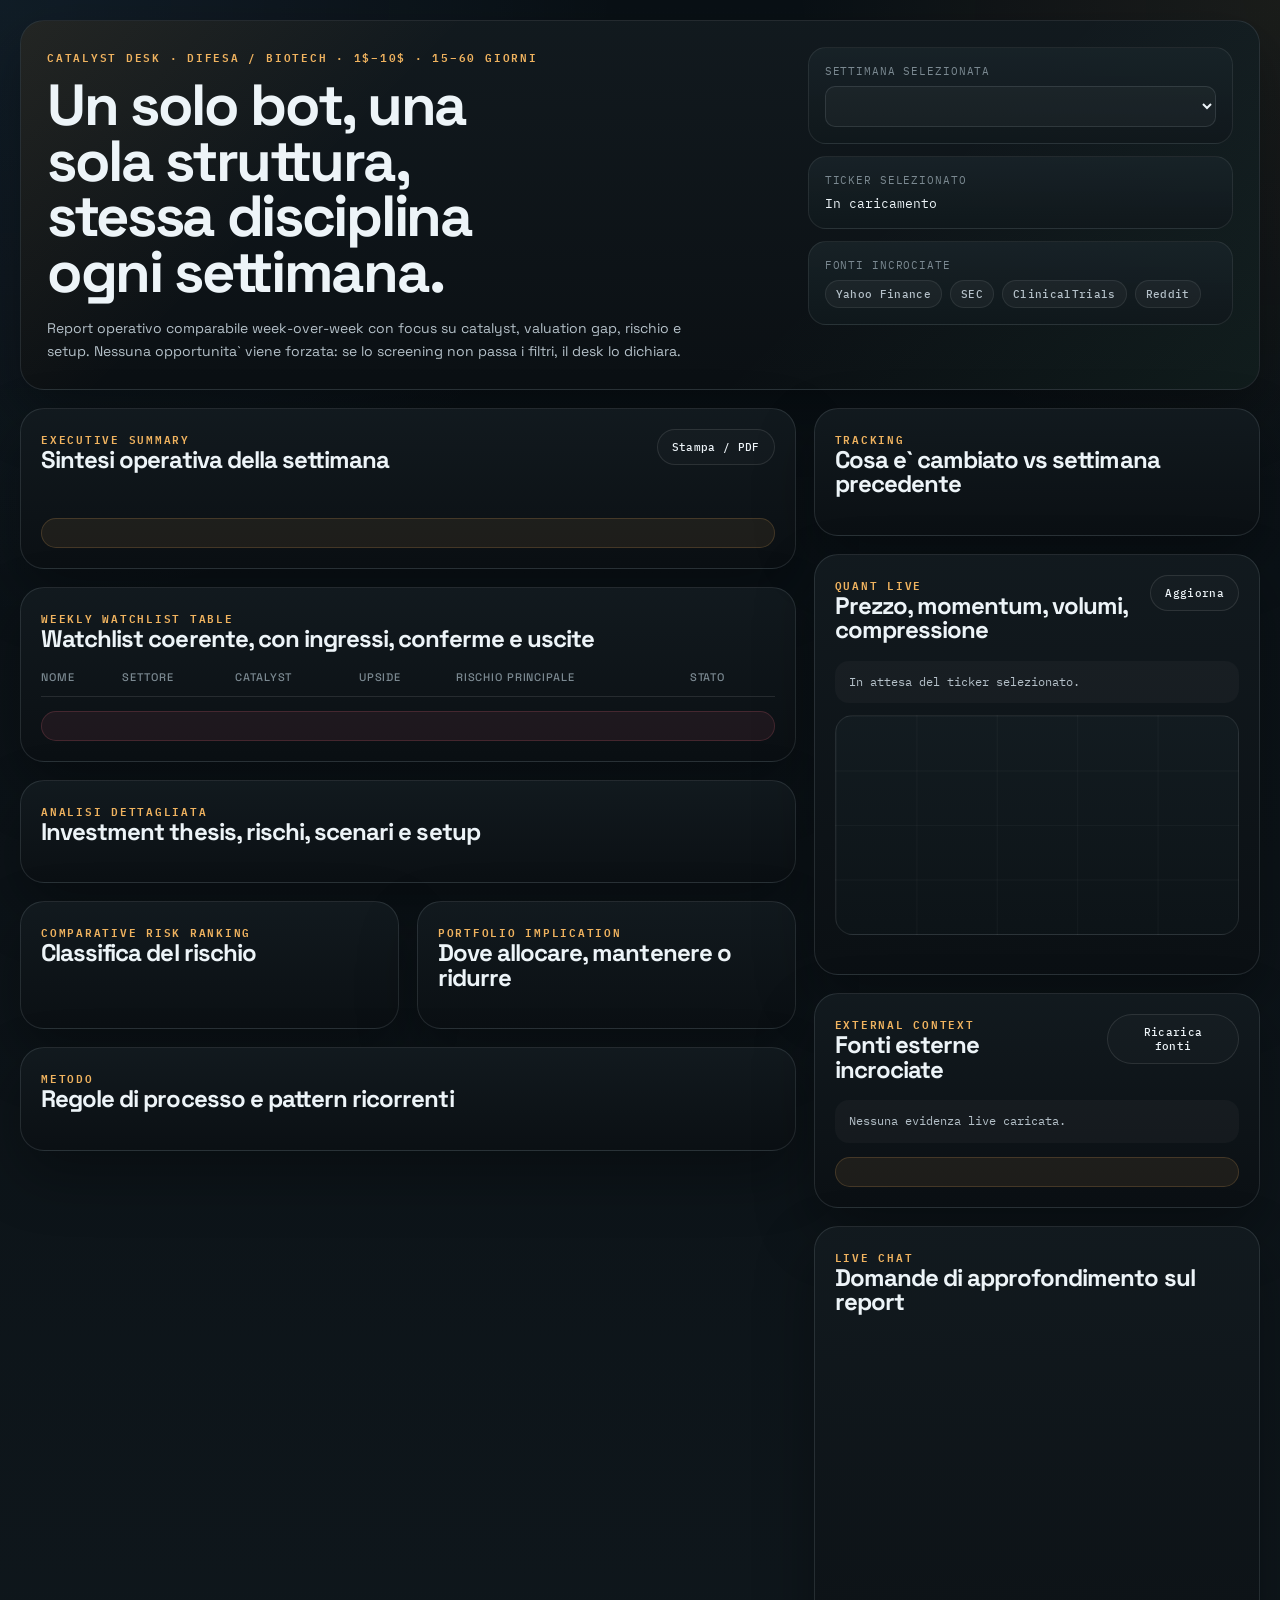
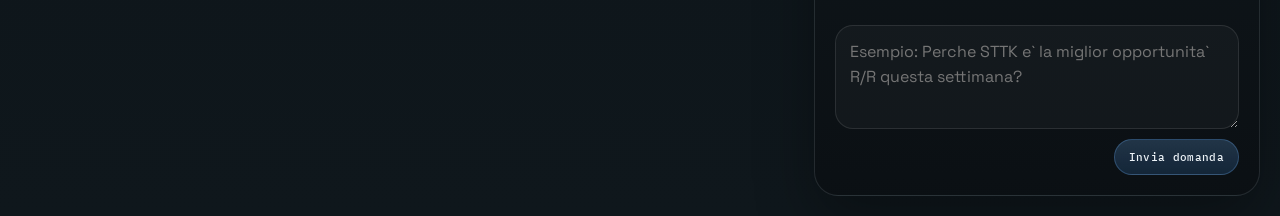
<file: index.html>
<!doctype html>
<html lang="it">
<head>
  <meta charset="utf-8">
  <meta name="viewport" content="width=device-width, initial-scale=1">
  <title>Defense &amp; Biotech Weekly Catalyst Desk</title>
  <meta
    name="description"
    content="Report settimanale comparabile su small cap difesa e biotech con tracking storico, setup operativi, fonti esterne multi-source e chat di approfondimento."
  >
  <link rel="preconnect" href="https://fonts.googleapis.com">
  <link rel="preconnect" href="https://fonts.gstatic.com" crossorigin>
  <link
    href="https://fonts.googleapis.com/css2?family=IBM+Plex+Mono:wght@400;500;600&family=Space+Grotesk:wght@400;500;700&display=swap"
    rel="stylesheet"
  >
  <link rel="stylesheet" href="/styles.css">
</head>
<body>
  <div class="page-shell">
    <header class="topband">
      <div class="topband-copy">
        <div class="eyebrow">Catalyst Desk · Difesa / Biotech · 1$–10$ · 15–60 giorni</div>
        <h1>Un solo bot, una sola struttura, stessa disciplina ogni settimana.</h1>
        <p class="lede">
          Report operativo comparabile week-over-week con focus su catalyst, valuation gap,
          rischio e setup. Nessuna opportunita` viene forzata: se lo screening non passa i filtri,
          il desk lo dichiara.
        </p>
      </div>

      <div class="topband-meta">
        <div class="meta-block">
          <span class="meta-label">Settimana selezionata</span>
          <select id="week-selector" aria-label="Seleziona settimana"></select>
        </div>
        <div class="meta-block">
          <span class="meta-label">Ticker selezionato</span>
          <div id="selected-symbol-label" class="meta-value">In caricamento</div>
        </div>
        <div class="meta-block">
          <span class="meta-label">Fonti incrociate</span>
          <div class="source-pill-row">
            <span class="source-pill">Yahoo Finance</span>
            <span class="source-pill">SEC</span>
            <span class="source-pill">ClinicalTrials</span>
            <span class="source-pill">Reddit</span>
          </div>
        </div>
      </div>
    </header>

    <main class="workspace">
      <section class="report-column">
        <section class="surface surface-summary">
          <div class="surface-head">
            <div>
              <div class="section-kicker">Executive Summary</div>
              <h2>Sintesi operativa della settimana</h2>
            </div>
            <button id="print-report-btn" class="ghost-button" type="button">Stampa / PDF</button>
          </div>
          <div id="summary-grid" class="summary-grid"></div>
          <div id="macro-grid" class="macro-grid"></div>
          <div id="screening-strip" class="screening-strip"></div>
        </section>

        <section class="surface">
          <div class="surface-head">
            <div>
              <div class="section-kicker">Weekly Watchlist Table</div>
              <h2>Watchlist coerente, con ingressi, conferme e uscite</h2>
            </div>
            <div id="watchlist-legend" class="legend-row"></div>
          </div>
          <div class="table-wrap">
            <table class="watchlist-table">
              <thead>
                <tr>
                  <th>Nome</th>
                  <th>Settore</th>
                  <th>Catalyst</th>
                  <th>Upside</th>
                  <th>Rischio principale</th>
                  <th>Stato</th>
                </tr>
              </thead>
              <tbody id="watchlist-body"></tbody>
            </table>
          </div>
          <div id="removed-strip" class="removed-strip"></div>
        </section>

        <section class="surface">
          <div class="surface-head">
            <div>
              <div class="section-kicker">Analisi Dettagliata</div>
              <h2>Investment thesis, rischi, scenari e setup</h2>
            </div>
            <div id="detail-status" class="detail-status"></div>
          </div>
          <div id="detail-panel" class="detail-panel"></div>
        </section>

        <div class="dual-grid">
          <section class="surface">
            <div class="surface-head">
              <div>
                <div class="section-kicker">Comparative Risk Ranking</div>
                <h2>Classifica del rischio</h2>
              </div>
            </div>
            <div id="risk-ranking" class="ranking-list"></div>
          </section>

          <section class="surface">
            <div class="surface-head">
              <div>
                <div class="section-kicker">Portfolio Implication</div>
                <h2>Dove allocare, mantenere o ridurre</h2>
              </div>
            </div>
            <div id="portfolio-implication" class="portfolio-list"></div>
          </section>
        </div>

        <section class="surface">
          <div class="surface-head">
            <div>
              <div class="section-kicker">Metodo</div>
              <h2>Regole di processo e pattern ricorrenti</h2>
            </div>
          </div>
          <div id="methodology" class="methodology-grid"></div>
        </section>
      </section>

      <aside class="intel-column">
        <section class="surface side-surface">
          <div class="surface-head side-head">
            <div>
              <div class="section-kicker">Tracking</div>
              <h2>Cosa e` cambiato vs settimana precedente</h2>
            </div>
          </div>
          <div id="week-delta" class="delta-list"></div>
        </section>

        <section class="surface side-surface">
          <div class="surface-head side-head">
            <div>
              <div class="section-kicker">Quant Live</div>
              <h2>Prezzo, momentum, volumi, compressione</h2>
            </div>
            <button id="refresh-live-btn" class="ghost-button" type="button">Aggiorna</button>
          </div>
          <div id="quant-state" class="message-box">In attesa del ticker selezionato.</div>
          <canvas id="price-canvas" class="price-canvas" aria-label="Grafico prezzo"></canvas>
          <div id="quant-grid" class="quant-grid"></div>
        </section>

        <section class="surface side-surface">
          <div class="surface-head side-head">
            <div>
              <div class="section-kicker">External Context</div>
              <h2>Fonti esterne incrociate</h2>
            </div>
            <button id="refresh-intel-btn" class="ghost-button" type="button">Ricarica fonti</button>
          </div>
          <div id="intel-state" class="message-box">Nessuna evidenza live caricata.</div>
          <div id="intel-summary" class="intel-summary"></div>
          <div id="intel-feeds" class="intel-feeds"></div>
        </section>

        <section class="surface side-surface chat-surface">
          <div class="surface-head side-head">
            <div>
              <div class="section-kicker">Live Chat</div>
              <h2>Domande di approfondimento sul report</h2>
            </div>
          </div>
          <div id="chat-suggestions" class="suggestion-row"></div>
          <div id="chat-messages" class="chat-messages" aria-live="polite"></div>
          <form id="chat-form" class="chat-form">
            <label for="chat-input" class="sr-only">Domanda</label>
            <textarea
              id="chat-input"
              rows="3"
              placeholder="Esempio: Perche STTK e` la miglior opportunita` R/R questa settimana?"
            ></textarea>
            <div class="chat-actions">
              <button class="primary-button" type="submit">Invia domanda</button>
            </div>
          </form>
        </section>
      </aside>
    </main>
  </div>

  <script type="module" src="/app.js"></script>
</body>
</html>
</file>
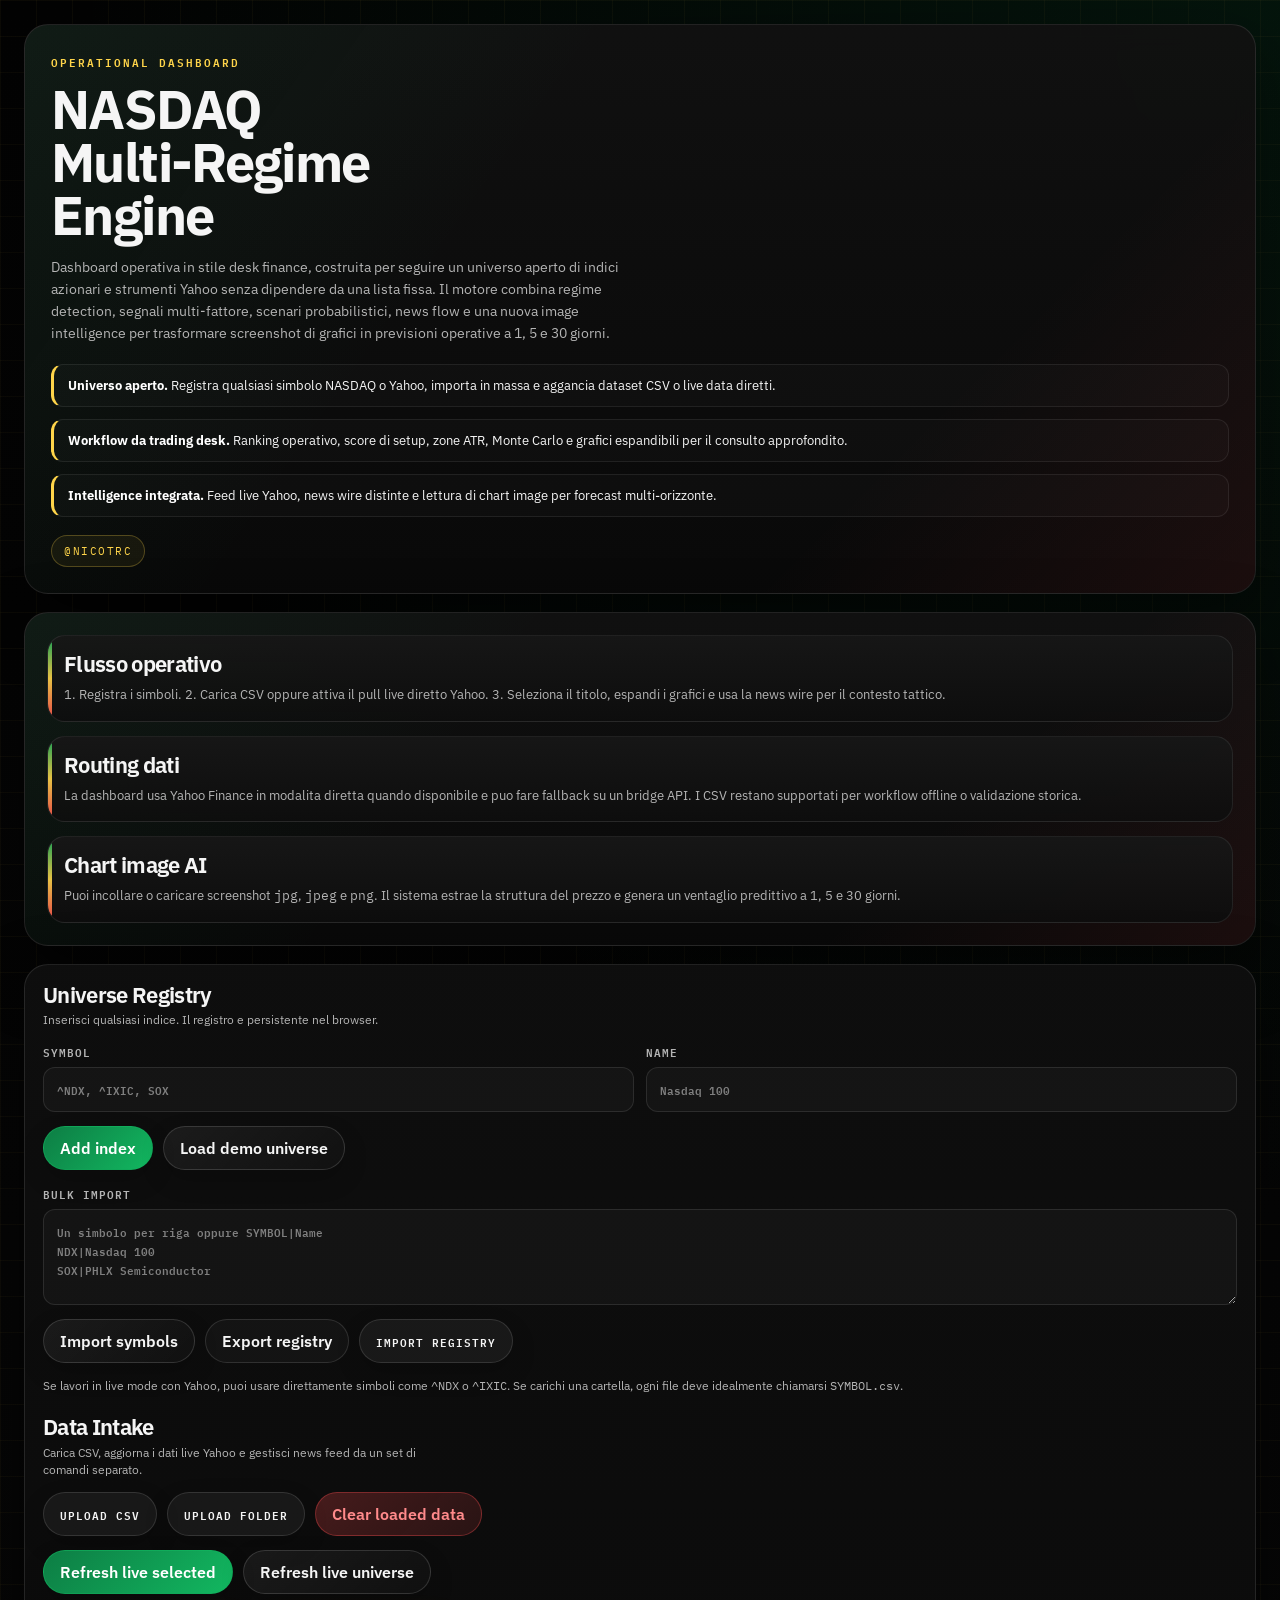
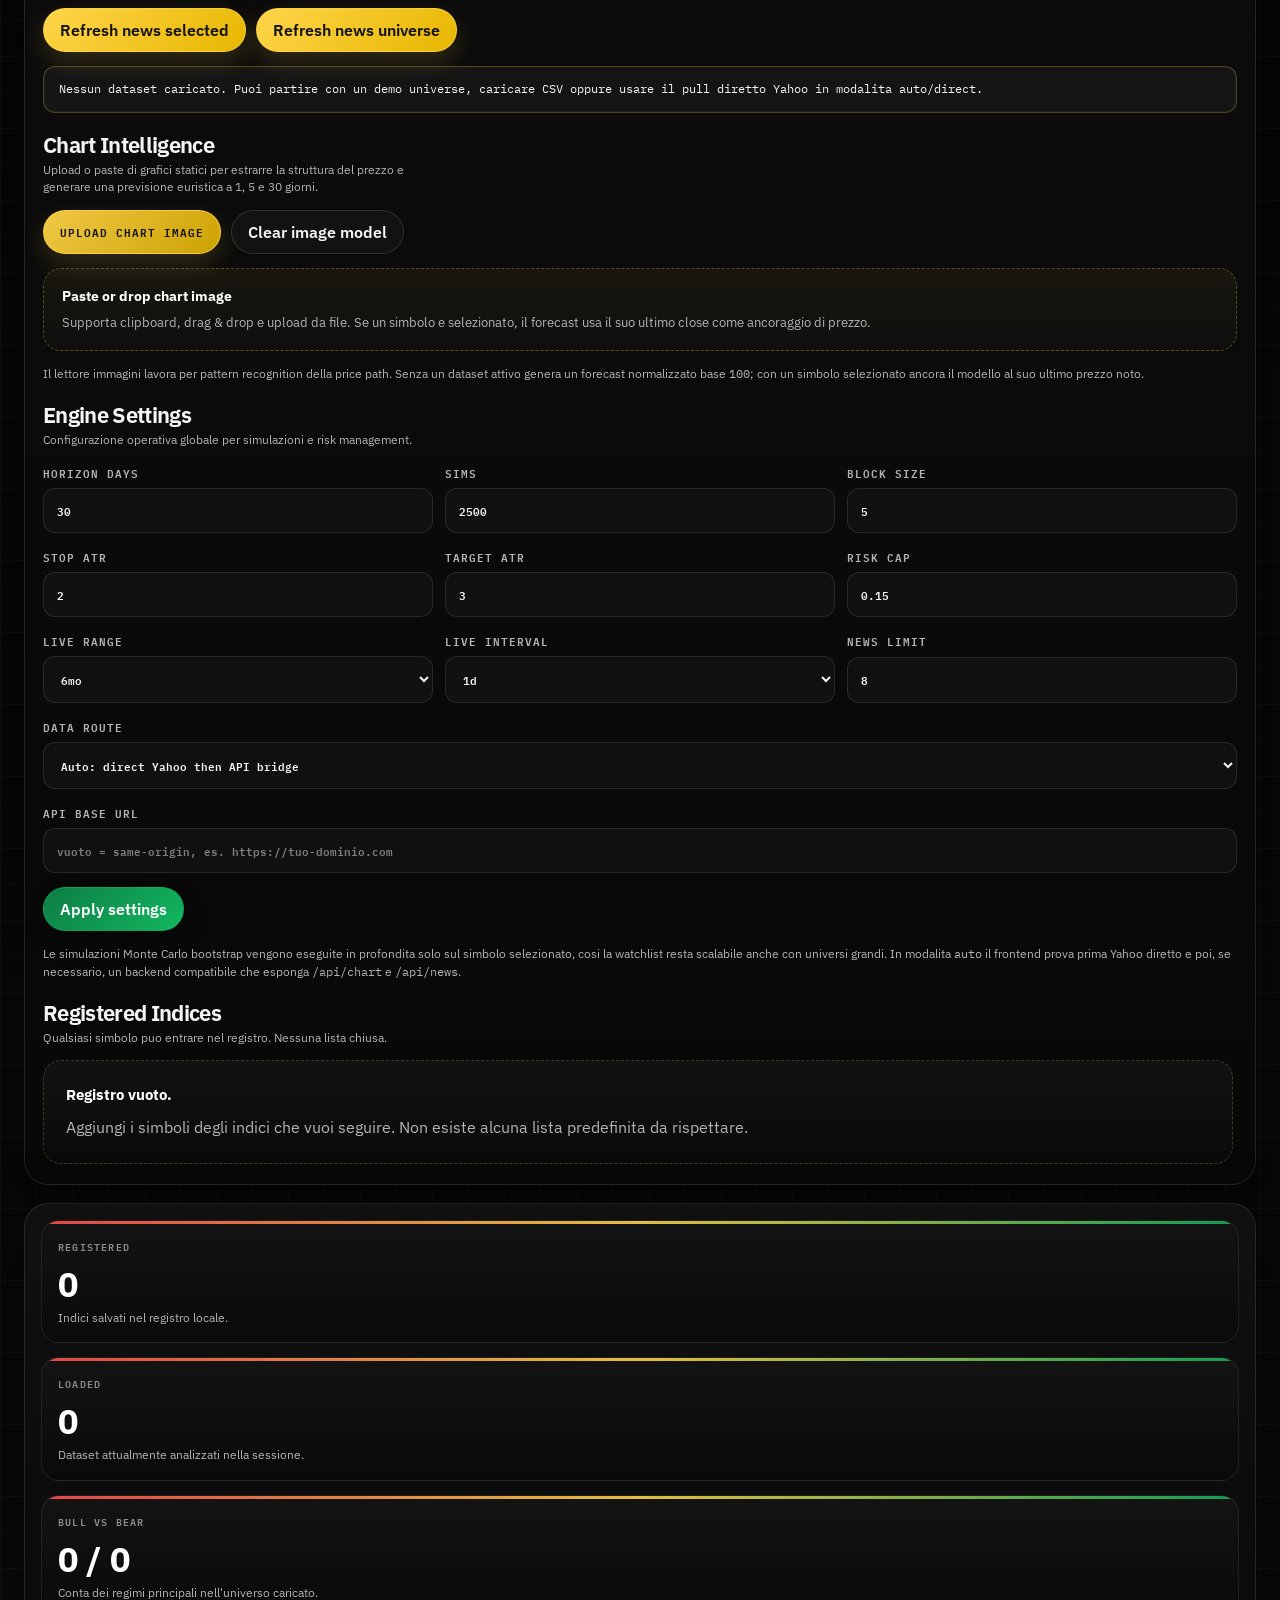
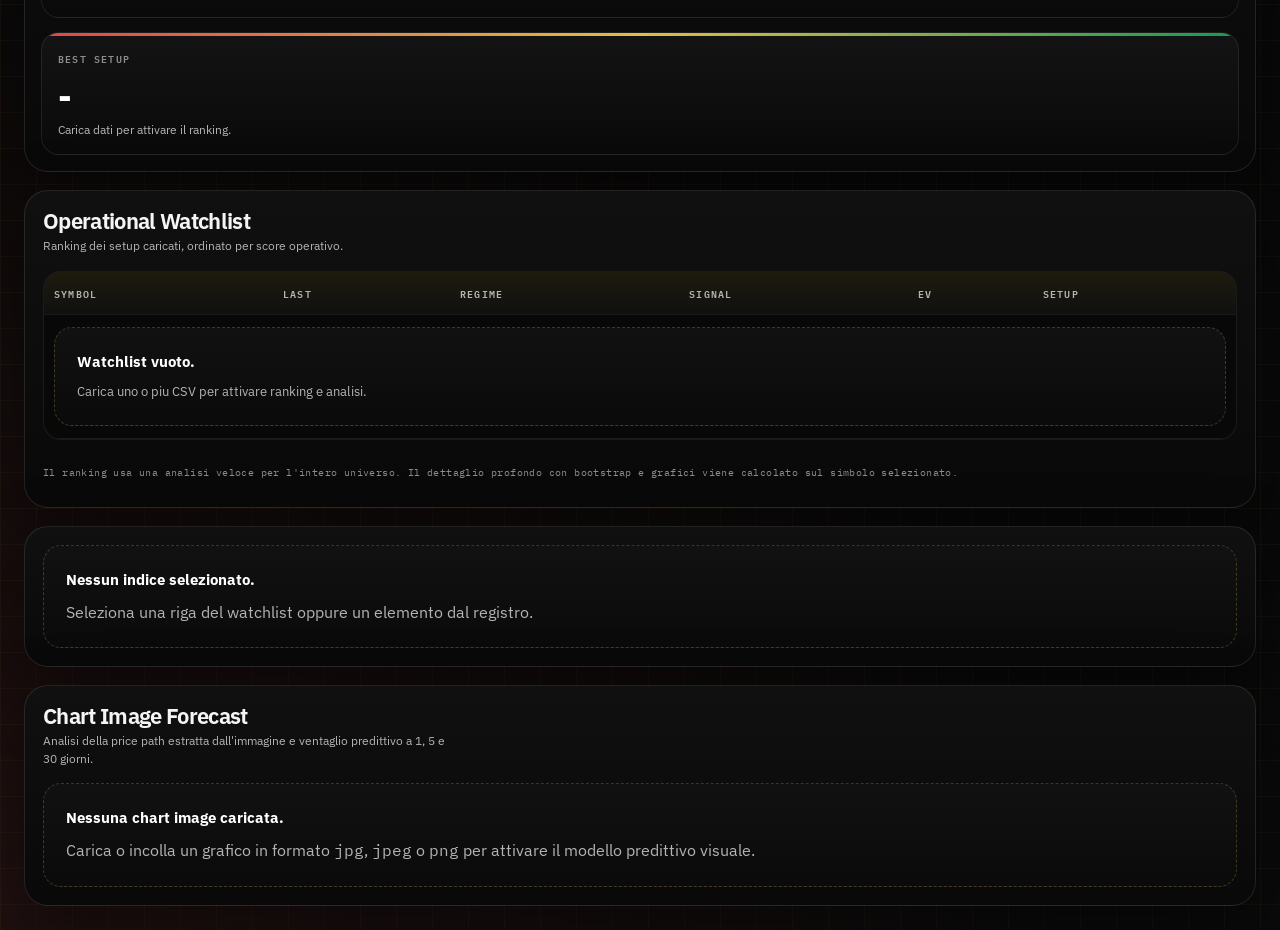
<file: dashboard/index.html>
<!doctype html>
<html lang="it">
<head>
  <meta charset="utf-8">
  <meta name="viewport" content="width=device-width, initial-scale=1">
  <title>NASDAQ Operational Regime Dashboard</title>
  <style>
    @import url("https://fonts.googleapis.com/css2?family=IBM+Plex+Sans:wght@400;500;600;700&family=IBM+Plex+Mono:wght@400;500;600&display=swap");

    :root {
      --bg: #050505;
      --bg-strong: #090909;
      --panel: rgba(13, 13, 13, 0.94);
      --panel-strong: rgba(19, 19, 19, 0.98);
      --panel-soft: rgba(25, 25, 25, 0.92);
      --border: rgba(255, 255, 255, 0.1);
      --border-strong: rgba(255, 213, 74, 0.34);
      --ink: #f5f5f5;
      --ink-strong: #ffffff;
      --muted: #b4b4b4;
      --muted-soft: #8c8c8c;
      --accent: #ffd54a;
      --accent-soft: rgba(255, 213, 74, 0.14);
      --positive: #11b05c;
      --positive-soft: rgba(17, 176, 92, 0.14);
      --negative: #ff4d4f;
      --negative-soft: rgba(255, 77, 79, 0.14);
      --warning: #ffd54a;
      --warning-soft: rgba(255, 213, 74, 0.12);
      --white-soft: rgba(255, 255, 255, 0.08);
      --shadow: 0 24px 70px rgba(0, 0, 0, 0.45);
      --radius-xl: 24px;
      --radius-lg: 18px;
      --radius-md: 12px;
      --radius-sm: 8px;
      --font-display: "IBM Plex Sans", "Segoe UI", sans-serif;
      --font-ui: "IBM Plex Sans", "Segoe UI", sans-serif;
      --font-mono: "IBM Plex Mono", "SFMono-Regular", monospace;
    }

    * {
      box-sizing: border-box;
    }

    html,
    body {
      margin: 0;
      min-height: 100%;
      background:
        linear-gradient(rgba(255, 213, 74, 0.035) 1px, transparent 1px),
        linear-gradient(90deg, rgba(255, 213, 74, 0.035) 1px, transparent 1px),
        radial-gradient(circle at top right, rgba(17, 176, 92, 0.1), transparent 28%),
        radial-gradient(circle at bottom left, rgba(255, 77, 79, 0.09), transparent 25%),
        linear-gradient(180deg, #030303 0%, #070707 60%, #0a0a0a 100%);
      background-size: 36px 36px, 36px 36px, auto, auto, auto;
      color: var(--ink);
      font-family: var(--font-ui);
      font-variant-numeric: tabular-nums;
    }

    body {
      padding: 24px;
    }

    code,
    .eyebrow,
    th,
    .tiny,
    .summary-card small,
    .metric-card small,
    label,
    .pill,
    .message-box,
    .chart-hint,
    .vision-badge {
      font-family: var(--font-mono);
    }

    .app-shell {
      max-width: 1580px;
      margin: 0 auto;
      display: grid;
      gap: 18px;
    }

    .hero {
      display: grid;
      grid-template-columns: minmax(0, 1.65fr) minmax(320px, 1fr);
      gap: 18px;
      align-items: stretch;
    }

    .hero-card,
    .panel {
      background: linear-gradient(180deg, rgba(17, 17, 17, 0.95), rgba(9, 9, 9, 0.96));
      border: 1px solid var(--border);
      border-radius: var(--radius-xl);
      box-shadow: var(--shadow);
      backdrop-filter: blur(12px);
    }

    .hero-card {
      padding: 26px;
      position: relative;
      overflow: hidden;
    }

    .hero-card::before {
      content: "";
      position: absolute;
      inset: 0;
      background:
        linear-gradient(125deg, rgba(17, 176, 92, 0.07), transparent 36%),
        linear-gradient(315deg, rgba(255, 77, 79, 0.08), transparent 28%);
      pointer-events: none;
    }

    .hero-card > * {
      position: relative;
      z-index: 1;
    }

    .eyebrow {
      display: inline-flex;
      align-items: center;
      gap: 8px;
      margin-bottom: 12px;
      color: var(--accent);
      font-size: 11px;
      font-weight: 600;
      letter-spacing: 0.18em;
      text-transform: uppercase;
    }

    h1,
    h2,
    h3 {
      margin: 0;
      font-family: var(--font-display);
      letter-spacing: -0.03em;
    }

    h1 {
      margin-bottom: 14px;
      font-size: clamp(32px, 5vw, 54px);
      line-height: 0.98;
      font-weight: 700;
      max-width: 11ch;
    }

    h2 {
      font-size: 22px;
      line-height: 1.05;
      font-weight: 650;
    }

    h3 {
      font-size: 16px;
      font-weight: 600;
    }

    .hero-copy {
      max-width: 72ch;
      color: var(--muted);
      line-height: 1.58;
      margin: 0;
      font-size: 14px;
    }

    .hero-points {
      display: grid;
      gap: 12px;
      margin-top: 20px;
      font-size: 13px;
      color: var(--ink);
    }

    .hero-points div {
      padding: 12px 14px;
      border: 1px solid rgba(255, 255, 255, 0.08);
      border-left: 3px solid var(--accent);
      border-radius: 12px;
      background: rgba(255, 255, 255, 0.02);
    }

    .hero-points strong {
      color: var(--ink-strong);
    }

    .signature-mark {
      margin-top: 18px;
      display: inline-flex;
      align-items: center;
      padding: 8px 12px;
      border-radius: 999px;
      border: 1px solid rgba(255, 213, 74, 0.26);
      background: rgba(255, 213, 74, 0.06);
      color: var(--accent);
      font-family: var(--font-mono);
      font-size: 11px;
      letter-spacing: 0.14em;
      text-transform: uppercase;
    }

    .hero-side {
      padding: 22px;
      display: grid;
      gap: 14px;
      align-content: start;
    }

    .status-block {
      padding: 16px;
      border-radius: var(--radius-lg);
      background: linear-gradient(180deg, rgba(23, 23, 23, 0.96), rgba(14, 14, 14, 0.94));
      border: 1px solid rgba(255, 255, 255, 0.08);
      position: relative;
      overflow: hidden;
    }

    .status-block::before {
      content: "";
      position: absolute;
      inset: 0 auto 0 0;
      width: 4px;
      background: linear-gradient(180deg, var(--positive), var(--accent), var(--negative));
      opacity: 0.9;
    }

    .status-block p {
      margin: 10px 0 0;
      color: var(--muted);
      line-height: 1.5;
      font-size: 13px;
    }

    .content-grid {
      display: grid;
      grid-template-columns: 390px minmax(0, 1fr);
      gap: 18px;
      align-items: start;
    }

    .control-panel {
      padding: 18px;
      display: grid;
      gap: 18px;
      position: sticky;
      top: 18px;
      background:
        linear-gradient(180deg, rgba(14, 14, 14, 0.98), rgba(8, 8, 8, 0.98));
    }

    .dashboard {
      display: grid;
      gap: 18px;
    }

    .section-block {
      display: grid;
      gap: 14px;
      padding-bottom: 2px;
    }

    .section-block header {
      display: flex;
      align-items: start;
      justify-content: space-between;
      gap: 12px;
    }

    .section-title {
      display: flex;
      flex-direction: column;
      gap: 5px;
    }

    .section-title p {
      margin: 0;
      color: var(--muted);
      font-size: 12px;
      line-height: 1.45;
      max-width: 58ch;
    }

    .field-grid,
    .mini-grid,
    .two-up,
    .vision-grid,
    .vision-horizon-grid,
    .modal-meta-grid {
      display: grid;
      gap: 12px;
    }

    .field-grid {
      grid-template-columns: repeat(2, minmax(0, 1fr));
    }

    .mini-grid {
      grid-template-columns: repeat(3, minmax(0, 1fr));
    }

    .two-up,
    .vision-grid {
      grid-template-columns: repeat(2, minmax(0, 1fr));
    }

    .vision-horizon-grid,
    .modal-meta-grid {
      grid-template-columns: repeat(3, minmax(0, 1fr));
    }

    label {
      display: grid;
      gap: 6px;
      color: var(--muted);
      font-size: 11px;
      font-weight: 600;
      letter-spacing: 0.09em;
      text-transform: uppercase;
    }

    input,
    textarea,
    select,
    button {
      font: inherit;
    }

    input,
    textarea,
    select {
      width: 100%;
      border: 1px solid rgba(255, 255, 255, 0.1);
      border-radius: var(--radius-md);
      background: rgba(255, 255, 255, 0.03);
      color: var(--ink);
      padding: 12px 13px;
      transition: border-color 120ms ease, box-shadow 120ms ease, background 120ms ease;
    }

    textarea {
      min-height: 96px;
      resize: vertical;
    }

    input::placeholder,
    textarea::placeholder {
      color: #7f7f7f;
    }

    input:focus,
    textarea:focus,
    select:focus {
      outline: none;
      border-color: rgba(255, 213, 74, 0.55);
      box-shadow: 0 0 0 3px rgba(255, 213, 74, 0.11);
      background: rgba(255, 255, 255, 0.05);
    }

    .button-row,
    .file-row,
    .chart-card-tools,
    .news-command-row {
      display: flex;
      flex-wrap: wrap;
      gap: 10px;
    }

    button,
    .button-label {
      border: 1px solid transparent;
      border-radius: 999px;
      padding: 11px 16px;
      font-weight: 600;
      cursor: pointer;
      transition: transform 120ms ease, box-shadow 120ms ease, background 120ms ease, border-color 120ms ease;
      box-shadow: 0 10px 24px rgba(0, 0, 0, 0.18);
      text-decoration: none;
      white-space: nowrap;
    }

    button:hover,
    .button-label:hover {
      transform: translateY(-1px);
      box-shadow: 0 12px 26px rgba(0, 0, 0, 0.28);
    }

    .button-primary {
      background: linear-gradient(135deg, #0d7d44, #12b760);
      color: #ffffff;
      border-color: rgba(17, 176, 92, 0.6);
    }

    .button-secondary {
      background: linear-gradient(135deg, rgba(255, 255, 255, 0.06), rgba(255, 255, 255, 0.02));
      color: var(--ink);
      border-color: rgba(255, 255, 255, 0.14);
    }

    .button-danger {
      background: linear-gradient(135deg, rgba(255, 77, 79, 0.24), rgba(255, 77, 79, 0.12));
      color: #ff8a8b;
      border-color: rgba(255, 77, 79, 0.34);
      box-shadow: none;
    }

    .button-ghost {
      background: rgba(255, 255, 255, 0.03);
      color: var(--ink);
      border-color: rgba(255, 255, 255, 0.12);
      box-shadow: none;
    }

    .button-news {
      background: linear-gradient(135deg, #ffd54a, #e7b700);
      color: #111111;
      border-color: rgba(255, 213, 74, 0.7);
      box-shadow: 0 10px 24px rgba(255, 213, 74, 0.16);
    }

    .button-news.button-ghost,
    .button-label.button-news {
      background: linear-gradient(135deg, rgba(255, 213, 74, 0.94), rgba(231, 183, 0, 0.88));
      color: #111111;
      border-color: rgba(255, 213, 74, 0.78);
    }

    .button-label {
      display: inline-flex;
      align-items: center;
      justify-content: center;
      background: rgba(255, 255, 255, 0.05);
      color: var(--ink);
      border-color: rgba(255, 255, 255, 0.12);
    }

    input[type="file"] {
      display: none;
    }

    .note {
      font-size: 12px;
      line-height: 1.5;
      color: var(--muted);
      margin: 0;
    }

    .summary-grid {
      display: grid;
      grid-template-columns: repeat(4, minmax(0, 1fr));
      gap: 14px;
      padding: 16px;
    }

    .summary-card {
      padding: 16px;
      border-radius: var(--radius-lg);
      background: linear-gradient(180deg, rgba(20, 20, 20, 0.97), rgba(10, 10, 10, 0.96));
      border: 1px solid rgba(255, 255, 255, 0.08);
      min-height: 120px;
      position: relative;
      overflow: hidden;
    }

    .summary-card::before {
      content: "";
      position: absolute;
      inset: 0 auto auto 0;
      height: 3px;
      width: 100%;
      background: linear-gradient(90deg, var(--negative), var(--accent), var(--positive));
      opacity: 0.88;
    }

    .summary-card small {
      display: block;
      color: var(--muted-soft);
      letter-spacing: 0.12em;
      font-size: 10px;
      font-weight: 600;
      margin-bottom: 12px;
      text-transform: uppercase;
    }

    .summary-card strong {
      display: block;
      font-size: 34px;
      line-height: 1;
      margin-bottom: 8px;
      font-weight: 700;
      color: var(--ink-strong);
    }

    .summary-card p {
      margin: 0;
      color: var(--muted);
      line-height: 1.45;
      font-size: 12px;
    }

    .main-split {
      display: grid;
      grid-template-columns: minmax(320px, 0.95fr) minmax(0, 1.55fr);
      gap: 18px;
    }

    .watchlist-panel,
    .detail-panel,
    .vision-panel {
      padding: 18px;
      display: grid;
      gap: 16px;
      align-content: start;
    }

    .table-shell {
      border: 1px solid rgba(255, 255, 255, 0.08);
      border-radius: var(--radius-lg);
      overflow: hidden;
      background: rgba(8, 8, 8, 0.9);
    }

    table {
      width: 100%;
      border-collapse: collapse;
      font-size: 13px;
    }

    thead {
      background: linear-gradient(180deg, rgba(255, 213, 74, 0.09), rgba(255, 255, 255, 0.03));
    }

    th,
    td {
      padding: 12px 10px;
      text-align: left;
      border-bottom: 1px solid rgba(255, 255, 255, 0.07);
      vertical-align: top;
    }

    th {
      font-size: 10px;
      color: var(--muted);
      letter-spacing: 0.12em;
      text-transform: uppercase;
      font-weight: 600;
    }

    tbody tr {
      transition: background 120ms ease, box-shadow 120ms ease;
      cursor: pointer;
    }

    tbody tr:hover {
      background: rgba(255, 255, 255, 0.04);
    }

    tbody tr.is-selected {
      background:
        linear-gradient(90deg, rgba(255, 213, 74, 0.08), rgba(255, 255, 255, 0.02));
      box-shadow: inset 3px 0 0 var(--accent);
    }

    .pill {
      display: inline-flex;
      align-items: center;
      gap: 6px;
      padding: 6px 10px;
      border-radius: 999px;
      font-size: 10px;
      font-weight: 600;
      letter-spacing: 0.09em;
      text-transform: uppercase;
      white-space: nowrap;
      border: 1px solid transparent;
    }

    .pill-neutral {
      background: rgba(255, 255, 255, 0.06);
      border-color: rgba(255, 255, 255, 0.1);
      color: #d5d5d5;
    }

    .pill-positive {
      background: var(--positive-soft);
      border-color: rgba(17, 176, 92, 0.32);
      color: #6effa9;
    }

    .pill-negative {
      background: var(--negative-soft);
      border-color: rgba(255, 77, 79, 0.32);
      color: #ff9d9e;
    }

    .pill-warning {
      background: var(--warning-soft);
      border-color: rgba(255, 213, 74, 0.34);
      color: #ffe482;
    }

    .registry-list {
      display: grid;
      gap: 10px;
      max-height: 320px;
      overflow: auto;
      padding-right: 4px;
    }

    .registry-item {
      border: 1px solid rgba(255, 255, 255, 0.08);
      border-radius: var(--radius-md);
      background: linear-gradient(180deg, rgba(19, 19, 19, 0.96), rgba(10, 10, 10, 0.94));
      padding: 12px;
      display: grid;
      gap: 10px;
    }

    .registry-item header {
      display: flex;
      align-items: start;
      justify-content: space-between;
      gap: 10px;
    }

    .registry-item strong {
      font-size: 14px;
      display: block;
      margin-bottom: 3px;
    }

    .registry-item span,
    .registry-item p {
      margin: 0;
      color: var(--muted);
      font-size: 12px;
      line-height: 1.45;
    }

    .registry-actions {
      display: flex;
      gap: 8px;
      flex-wrap: wrap;
    }

    .detail-header {
      display: flex;
      flex-wrap: wrap;
      justify-content: space-between;
      gap: 18px;
      align-items: start;
    }

    .detail-header h2 {
      font-size: clamp(28px, 4vw, 42px);
      line-height: 0.96;
      margin-bottom: 8px;
    }

    .detail-meta {
      display: grid;
      gap: 10px;
      max-width: 780px;
    }

    .detail-meta p {
      margin: 0;
      color: var(--muted);
      line-height: 1.5;
    }

    .detail-chips,
    .signal-chips {
      display: flex;
      flex-wrap: wrap;
      gap: 10px;
    }

    .metric-grid {
      display: grid;
      grid-template-columns: repeat(4, minmax(0, 1fr));
      gap: 12px;
    }

    .metric-card,
    .vision-horizon-card {
      border: 1px solid rgba(255, 255, 255, 0.08);
      border-radius: var(--radius-lg);
      background: linear-gradient(180deg, rgba(18, 18, 18, 0.98), rgba(10, 10, 10, 0.96));
      padding: 14px;
      min-height: 110px;
      position: relative;
      overflow: hidden;
    }

    .metric-card::before,
    .vision-horizon-card::before {
      content: "";
      position: absolute;
      inset: 0 auto auto 0;
      height: 2px;
      width: 100%;
      background: linear-gradient(90deg, rgba(255, 255, 255, 0), var(--accent), rgba(255, 255, 255, 0));
      opacity: 0.8;
    }

    .metric-card small,
    .vision-horizon-card small {
      display: block;
      margin-bottom: 10px;
      color: var(--muted-soft);
      letter-spacing: 0.1em;
      font-size: 10px;
      font-weight: 600;
      text-transform: uppercase;
    }

    .metric-card strong,
    .vision-horizon-card strong {
      display: block;
      font-size: 25px;
      margin-bottom: 6px;
      font-weight: 700;
      color: var(--ink-strong);
    }

    .metric-card p,
    .vision-horizon-card p {
      margin: 0;
      color: var(--muted);
      line-height: 1.4;
      font-size: 12px;
    }

    .chart-grid {
      display: grid;
      grid-template-columns: minmax(0, 1.45fr) minmax(300px, 0.95fr);
      gap: 16px;
    }

    .chart-card {
      border: 1px solid rgba(255, 255, 255, 0.08);
      border-radius: var(--radius-lg);
      background: linear-gradient(180deg, rgba(14, 14, 14, 0.98), rgba(9, 9, 9, 0.96));
      padding: 16px;
      display: grid;
      gap: 12px;
    }

    .chart-card header {
      display: flex;
      justify-content: space-between;
      align-items: start;
      gap: 12px;
    }

    .chart-card p {
      margin: 0;
      color: var(--muted);
      font-size: 12px;
      line-height: 1.45;
    }

    .chart-card-expandable {
      cursor: zoom-in;
      transition: border-color 120ms ease, transform 120ms ease;
    }

    .chart-card-expandable:hover {
      border-color: rgba(255, 213, 74, 0.28);
      transform: translateY(-1px);
    }

    .chart-hint {
      color: var(--accent);
      font-size: 10px;
      letter-spacing: 0.08em;
      text-transform: uppercase;
    }

    canvas {
      width: 100%;
      height: 320px;
      display: block;
      border-radius: 14px;
      border: 1px solid rgba(255, 255, 255, 0.06);
      background:
        linear-gradient(rgba(255, 255, 255, 0.05) 1px, transparent 1px),
        linear-gradient(90deg, rgba(255, 255, 255, 0.05) 1px, transparent 1px),
        linear-gradient(180deg, rgba(18, 18, 18, 0.96), rgba(8, 8, 8, 0.98));
      background-size: 48px 48px, 48px 48px, auto;
    }

    .probability-grid {
      display: grid;
      gap: 10px;
    }

    .probability-row {
      display: grid;
      grid-template-columns: 92px minmax(0, 1fr) 110px;
      gap: 12px;
      align-items: center;
      font-size: 13px;
    }

    .probability-bar {
      height: 12px;
      border-radius: 999px;
      background: rgba(255, 255, 255, 0.06);
      overflow: hidden;
      position: relative;
    }

    .probability-fill {
      height: 100%;
      border-radius: 999px;
    }

    .probability-fill.bull {
      background: linear-gradient(90deg, #0f8d4b, #18d26d);
    }

    .probability-fill.base {
      background: linear-gradient(90deg, #e0b400, #ffd54a);
    }

    .probability-fill.bear {
      background: linear-gradient(90deg, #b32629, #ff6a6d);
    }

    .text-block {
      padding: 16px;
      border-radius: var(--radius-lg);
      background: linear-gradient(180deg, rgba(17, 17, 17, 0.98), rgba(10, 10, 10, 0.96));
      border: 1px solid rgba(255, 255, 255, 0.08);
    }

    .text-block p {
      margin: 0;
      line-height: 1.62;
      color: var(--muted);
      font-size: 14px;
    }

    .news-grid {
      display: grid;
      grid-template-columns: repeat(2, minmax(0, 1fr));
      gap: 12px;
    }

    .news-card {
      padding: 16px;
      border-radius: var(--radius-lg);
      background: linear-gradient(180deg, rgba(20, 20, 20, 0.98), rgba(10, 10, 10, 0.96));
      border: 1px solid rgba(255, 213, 74, 0.18);
      display: grid;
      gap: 10px;
      position: relative;
    }

    .news-card::before {
      content: "";
      position: absolute;
      inset: 0 auto 0 0;
      width: 3px;
      background: linear-gradient(180deg, var(--accent), rgba(255, 213, 74, 0.08));
    }

    .news-card strong {
      display: block;
      font-size: 15px;
      line-height: 1.4;
    }

    .news-card p {
      margin: 0;
      color: var(--muted);
      line-height: 1.55;
      font-size: 13px;
    }

    .news-card a {
      color: var(--warning);
      font-weight: 600;
      text-decoration: none;
    }

    .news-card a:hover {
      text-decoration: underline;
    }

    .message-box {
      padding: 13px 15px;
      border-radius: var(--radius-md);
      font-size: 12px;
      line-height: 1.55;
      border: 1px solid rgba(255, 255, 255, 0.08);
      background: rgba(255, 255, 255, 0.04);
      color: var(--ink);
    }

    .message-box.info {
      border-color: rgba(255, 213, 74, 0.24);
      box-shadow: inset 0 0 0 1px rgba(255, 213, 74, 0.05);
    }

    .message-box.success {
      border-color: rgba(17, 176, 92, 0.26);
      background: rgba(17, 176, 92, 0.08);
      color: #b9ffd3;
    }

    .message-box.error {
      border-color: rgba(255, 77, 79, 0.28);
      background: rgba(255, 77, 79, 0.08);
      color: #ffb6b7;
    }

    .empty-state {
      padding: 22px;
      border-radius: var(--radius-lg);
      background: linear-gradient(180deg, rgba(18, 18, 18, 0.96), rgba(11, 11, 11, 0.94));
      border: 1px dashed rgba(255, 213, 74, 0.22);
      color: var(--muted);
      line-height: 1.6;
    }

    .empty-state strong {
      display: block;
      color: var(--ink-strong);
      margin-bottom: 8px;
      font-size: 15px;
    }

    .tiny {
      font-size: 10px;
      color: var(--muted-soft);
      letter-spacing: 0.04em;
    }

    .vision-dropzone {
      padding: 18px;
      border-radius: var(--radius-lg);
      border: 1px dashed rgba(255, 213, 74, 0.3);
      background:
        linear-gradient(180deg, rgba(255, 213, 74, 0.06), rgba(255, 255, 255, 0.02));
      display: grid;
      gap: 8px;
      cursor: pointer;
      transition: border-color 120ms ease, background 120ms ease, transform 120ms ease;
    }

    .vision-dropzone:hover,
    .vision-dropzone.is-active {
      border-color: rgba(255, 213, 74, 0.65);
      background: linear-gradient(180deg, rgba(255, 213, 74, 0.1), rgba(255, 255, 255, 0.03));
      transform: translateY(-1px);
    }

    .vision-dropzone strong {
      font-size: 14px;
      color: var(--ink-strong);
    }

    .vision-dropzone p {
      margin: 0;
      color: var(--muted);
      line-height: 1.5;
      font-size: 13px;
    }

    .vision-image-meta {
      display: flex;
      flex-wrap: wrap;
      gap: 10px;
    }

    .vision-badge {
      display: inline-flex;
      align-items: center;
      gap: 6px;
      padding: 6px 10px;
      border-radius: 999px;
      background: rgba(255, 255, 255, 0.05);
      border: 1px solid rgba(255, 255, 255, 0.08);
      color: var(--muted);
      font-size: 10px;
      letter-spacing: 0.08em;
      text-transform: uppercase;
    }

    .vision-badge strong {
      color: var(--ink-strong);
      font-weight: 600;
    }

    .chart-modal {
      position: fixed;
      inset: 0;
      background: rgba(0, 0, 0, 0.82);
      display: flex;
      align-items: center;
      justify-content: center;
      padding: 28px;
      z-index: 50;
    }

    .chart-modal-shell {
      width: min(1200px, 100%);
      max-height: 92vh;
      overflow: auto;
      background: linear-gradient(180deg, rgba(11, 11, 11, 0.99), rgba(6, 6, 6, 0.98));
      border: 1px solid rgba(255, 213, 74, 0.28);
      border-radius: 22px;
      box-shadow: 0 30px 90px rgba(0, 0, 0, 0.58);
      padding: 18px;
      display: grid;
      gap: 14px;
    }

    .chart-modal-head {
      display: flex;
      align-items: start;
      justify-content: space-between;
      gap: 12px;
    }

    .chart-modal-subtitle {
      margin: 8px 0 0;
      color: var(--muted);
      font-size: 13px;
      line-height: 1.45;
    }

    .chart-modal-close {
      min-width: 44px;
      justify-content: center;
    }

    .chart-modal canvas {
      height: min(64vh, 560px);
    }

    .hidden {
      display: none !important;
    }

    @media (max-width: 1280px) {
      .hero,
      .content-grid,
      .main-split,
      .chart-grid,
      .metric-grid,
      .summary-grid,
      .vision-grid,
      .vision-horizon-grid,
      .modal-meta-grid {
        grid-template-columns: 1fr;
      }

      .control-panel {
        position: static;
      }
    }

    @media (max-width: 820px) {
      body {
        padding: 14px;
      }

      .hero-card,
      .hero-side,
      .control-panel,
      .watchlist-panel,
      .detail-panel,
      .vision-panel {
        padding: 16px;
      }

      .field-grid,
      .mini-grid,
      .two-up,
      .news-grid {
        grid-template-columns: 1fr;
      }

      .probability-row {
        grid-template-columns: 72px minmax(0, 1fr) 92px;
      }

      .chart-modal {
        padding: 12px;
      }
    }
  </style>
</head>
<body>
  <div class="app-shell">
    <section class="hero">
      <article class="hero-card">
        <div class="eyebrow">Operational Dashboard</div>
        <h1>NASDAQ Multi-Regime Engine</h1>
        <p class="hero-copy">
          Dashboard operativa in stile desk finance, costruita per seguire un universo aperto di indici azionari e strumenti Yahoo senza dipendere da una lista fissa.
          Il motore combina regime detection, segnali multi-fattore, scenari probabilistici, news flow e una nuova image intelligence per trasformare screenshot di grafici in previsioni operative a 1, 5 e 30 giorni.
        </p>
        <div class="hero-points">
          <div><strong>Universo aperto.</strong> Registra qualsiasi simbolo NASDAQ o Yahoo, importa in massa e aggancia dataset CSV o live data diretti.</div>
          <div><strong>Workflow da trading desk.</strong> Ranking operativo, score di setup, zone ATR, Monte Carlo e grafici espandibili per il consulto approfondito.</div>
          <div><strong>Intelligence integrata.</strong> Feed live Yahoo, news wire distinte e lettura di chart image per forecast multi-orizzonte.</div>
        </div>
        <div class="signature-mark">@nicotrc</div>
      </article>
      <aside class="hero-card hero-side">
        <div class="status-block">
          <h2>Flusso operativo</h2>
          <p>1. Registra i simboli. 2. Carica CSV oppure attiva il pull live diretto Yahoo. 3. Seleziona il titolo, espandi i grafici e usa la news wire per il contesto tattico.</p>
        </div>
        <div class="status-block">
          <h2>Routing dati</h2>
          <p>La dashboard usa Yahoo Finance in modalita diretta quando disponibile e puo fare fallback su un bridge API. I CSV restano supportati per workflow offline o validazione storica.</p>
        </div>
        <div class="status-block">
          <h2>Chart image AI</h2>
          <p>Puoi incollare o caricare screenshot <code>jpg</code>, <code>jpeg</code> e <code>png</code>. Il sistema estrae la struttura del prezzo e genera un ventaglio predittivo a 1, 5 e 30 giorni.</p>
        </div>
      </aside>
    </section>

    <div class="content-grid">
      <aside class="panel control-panel">
        <section class="section-block">
          <header>
            <div class="section-title">
              <h2>Universe Registry</h2>
              <p>Inserisci qualsiasi indice. Il registro e persistente nel browser.</p>
            </div>
          </header>

          <div class="field-grid">
            <label>
              Symbol
              <input id="symbolInput" type="text" placeholder="^NDX, ^IXIC, SOX">
            </label>
            <label>
              Name
              <input id="nameInput" type="text" placeholder="Nasdaq 100">
            </label>
          </div>

          <div class="button-row">
            <button id="addIndexBtn" class="button-primary" type="button">Add index</button>
            <button id="loadDemoBtn" class="button-secondary" type="button">Load demo universe</button>
          </div>

          <label>
            Bulk import
            <textarea id="bulkInput" placeholder="Un simbolo per riga oppure SYMBOL|Name&#10;NDX|Nasdaq 100&#10;SOX|PHLX Semiconductor"></textarea>
          </label>

          <div class="button-row">
            <button id="bulkImportBtn" class="button-secondary" type="button">Import symbols</button>
            <button id="exportRegistryBtn" class="button-ghost" type="button">Export registry</button>
            <label class="button-label" for="importRegistryInput">Import registry</label>
            <input id="importRegistryInput" type="file" accept=".json,application/json">
          </div>

          <p class="note">
            Se lavori in live mode con Yahoo, puoi usare direttamente simboli come <code>^NDX</code> o <code>^IXIC</code>. Se carichi una cartella, ogni file deve idealmente chiamarsi <code>SYMBOL.csv</code>.
          </p>
        </section>

        <section class="section-block">
          <header>
            <div class="section-title">
              <h2>Data Intake</h2>
              <p>Carica CSV, aggiorna i dati live Yahoo e gestisci news feed da un set di comandi separato.</p>
            </div>
          </header>

          <div class="file-row">
            <label class="button-label" for="csvUpload">Upload CSV</label>
            <input id="csvUpload" type="file" accept=".csv,text/csv" multiple>
            <label class="button-label" for="directoryUpload">Upload folder</label>
            <input id="directoryUpload" type="file" accept=".csv,text/csv" webkitdirectory multiple>
            <button id="clearSessionBtn" class="button-danger" type="button">Clear loaded data</button>
          </div>

          <div class="button-row">
            <button id="liveSelectedBtn" class="button-primary" type="button">Refresh live selected</button>
            <button id="liveUniverseBtn" class="button-secondary" type="button">Refresh live universe</button>
          </div>

          <div class="news-command-row">
            <button id="newsSelectedBtn" class="button-news" type="button">Refresh news selected</button>
            <button id="newsUniverseBtn" class="button-news" type="button">Refresh news universe</button>
          </div>

          <div class="message-box info" id="messageBox">
            Nessun dataset caricato. Puoi partire con un demo universe, caricare CSV oppure usare il pull diretto Yahoo in modalita auto/direct.
          </div>
        </section>

        <section class="section-block">
          <header>
            <div class="section-title">
              <h2>Chart Intelligence</h2>
              <p>Upload o paste di grafici statici per estrarre la struttura del prezzo e generare una previsione euristica a 1, 5 e 30 giorni.</p>
            </div>
          </header>

          <div class="file-row">
            <label class="button-label button-news" for="chartImageUpload">Upload chart image</label>
            <input id="chartImageUpload" type="file" accept=".jpg,.jpeg,.png,image/jpeg,image/png" multiple>
            <button id="clearVisionBtn" class="button-ghost" type="button">Clear image model</button>
          </div>

          <div id="imagePasteZone" class="vision-dropzone" tabindex="0">
            <strong>Paste or drop chart image</strong>
            <p>Supporta clipboard, drag &amp; drop e upload da file. Se un simbolo e selezionato, il forecast usa il suo ultimo close come ancoraggio di prezzo.</p>
          </div>

          <p class="note">
            Il lettore immagini lavora per pattern recognition della price path. Senza un dataset attivo genera un forecast normalizzato base <code>100</code>; con un simbolo selezionato ancora il modello al suo ultimo prezzo noto.
          </p>
        </section>

        <section class="section-block">
          <header>
            <div class="section-title">
              <h2>Engine Settings</h2>
              <p>Configurazione operativa globale per simulazioni e risk management.</p>
            </div>
          </header>

          <div class="mini-grid">
            <label>
              Horizon days
              <input id="horizonInput" type="number" min="5" max="180" step="1" value="30">
            </label>
            <label>
              Sims
              <input id="simsInput" type="number" min="200" max="10000" step="100" value="2500">
            </label>
            <label>
              Block size
              <input id="blockSizeInput" type="number" min="1" max="20" step="1" value="5">
            </label>
          </div>

          <div class="mini-grid">
            <label>
              Stop ATR
              <input id="stopAtrInput" type="number" min="0.5" max="6" step="0.1" value="2">
            </label>
            <label>
              Target ATR
              <input id="targetAtrInput" type="number" min="1" max="8" step="0.1" value="3">
            </label>
            <label>
              Risk cap
              <input id="riskCapInput" type="number" min="0.01" max="0.5" step="0.01" value="0.15">
            </label>
          </div>

          <div class="mini-grid">
            <label>
              Live range
              <select id="liveRangeSelect">
                <option value="1mo">1mo</option>
                <option value="3mo">3mo</option>
                <option value="6mo" selected>6mo</option>
                <option value="1y">1y</option>
                <option value="2y">2y</option>
                <option value="5y">5y</option>
              </select>
            </label>
            <label>
              Live interval
              <select id="liveIntervalSelect">
                <option value="1d" selected>1d</option>
                <option value="1wk">1wk</option>
                <option value="1mo">1mo</option>
              </select>
            </label>
            <label>
              News limit
              <input id="newsLimitInput" type="number" min="3" max="20" step="1" value="8">
            </label>
          </div>

          <label>
            Data route
            <select id="dataModeSelect">
              <option value="auto">Auto: direct Yahoo then API bridge</option>
              <option value="direct">Direct Yahoo only</option>
              <option value="bridge">API bridge only</option>
            </select>
          </label>

          <label>
            API base URL
            <input id="apiBaseInput" type="text" placeholder="vuoto = same-origin, es. https://tuo-dominio.com">
          </label>

          <div class="button-row">
            <button id="applySettingsBtn" class="button-primary" type="button">Apply settings</button>
          </div>

          <p class="note">
            Le simulazioni Monte Carlo bootstrap vengono eseguite in profondita solo sul simbolo selezionato, cosi la watchlist resta scalabile anche con universi grandi. In modalita <code>auto</code> il frontend prova prima Yahoo diretto e poi, se necessario, un backend compatibile che esponga <code>/api/chart</code> e <code>/api/news</code>.
          </p>
        </section>

        <section class="section-block">
          <header>
            <div class="section-title">
              <h2>Registered Indices</h2>
              <p>Qualsiasi simbolo puo entrare nel registro. Nessuna lista chiusa.</p>
            </div>
          </header>
          <div id="registryList" class="registry-list"></div>
        </section>
      </aside>

      <main class="dashboard">
        <section class="panel">
          <div class="summary-grid" id="summaryGrid"></div>
        </section>

        <section class="main-split">
          <article class="panel watchlist-panel">
            <header>
              <div class="section-title">
                <h2>Operational Watchlist</h2>
                <p>Ranking dei setup caricati, ordinato per score operativo.</p>
              </div>
            </header>

            <div class="table-shell">
              <table>
                <thead>
                  <tr>
                    <th>Symbol</th>
                    <th>Last</th>
                    <th>Regime</th>
                    <th>Signal</th>
                    <th>EV</th>
                    <th>Setup</th>
                  </tr>
                </thead>
                <tbody id="watchlistBody"></tbody>
              </table>
            </div>

            <p class="tiny">
              Il ranking usa una analisi veloce per l'intero universo. Il dettaglio profondo con bootstrap e grafici viene calcolato sul simbolo selezionato.
            </p>
          </article>

          <article class="panel detail-panel">
            <div id="detailContent">
              <div class="empty-state">
                <strong>Nessun indice selezionato.</strong>
                Registra uno o piu simboli, carica i CSV e poi clicca una riga del watchlist per aprire il dettaglio operativo.
              </div>
            </div>
          </article>
        </section>

        <section class="panel vision-panel">
          <header>
            <div class="section-title">
              <h2>Chart Image Forecast</h2>
              <p>Analisi della price path estratta dall'immagine e ventaglio predittivo a 1, 5 e 30 giorni.</p>
            </div>
          </header>
          <div id="visionContent">
            <div class="empty-state">
              <strong>Nessuna chart image caricata.</strong>
              Carica o incolla un grafico in formato <code>jpg</code>, <code>jpeg</code> o <code>png</code> per attivare il modello predittivo visuale.
            </div>
          </div>
        </section>
      </main>
    </div>
  </div>

  <div id="chartModal" class="chart-modal hidden" aria-hidden="true">
    <div class="chart-modal-shell">
      <div class="chart-modal-head">
        <div>
          <div class="eyebrow">Expanded Chart</div>
          <h2 id="chartModalTitle">Chart detail</h2>
          <p id="chartModalSubtitle" class="chart-modal-subtitle">Consulto approfondito del grafico selezionato.</p>
        </div>
        <button id="chartModalCloseBtn" class="button-ghost chart-modal-close" type="button">Close</button>
      </div>
      <canvas id="chartModalCanvas" width="1280" height="640"></canvas>
      <div id="chartModalMeta" class="modal-meta-grid"></div>
    </div>
  </div>

  <script>
    const STORAGE_KEYS = {
      registry: "nasdaq-regime-registry-v1",
      settings: "nasdaq-regime-settings-v1",
      visionSnapshots: "nasdaq-regime-vision-snapshots-v1"
    };

    const DEFAULT_SETTINGS = {
      horizonDays: 30,
      bootstrapSims: 2500,
      blockSize: 5,
      stopAtr: 2.0,
      targetAtr: 3.0,
      riskCap: 0.15,
      liveRange: "6mo",
      liveInterval: "1d",
      newsLimit: 8,
      dataMode: "auto",
      apiBaseUrl: ""
    };

    const state = {
      registry: [],
      datasets: new Map(),
      fastAnalysis: new Map(),
      deepCache: new Map(),
      newsCache: new Map(),
      vision: null,
      visionSnapshots: [],
      expandedChart: null,
      selectedSymbol: null,
      settings: loadSettings()
    };

    const els = {};

    document.addEventListener("DOMContentLoaded", init);

    function init() {
      bindElements();
      bindEvents();
      state.registry = loadRegistry();
      state.visionSnapshots = loadVisionSnapshots();
      applySettingsToInputs();
      renderAll();
    }

    function bindElements() {
      const ids = [
        "symbolInput",
        "nameInput",
        "addIndexBtn",
        "bulkInput",
        "bulkImportBtn",
        "exportRegistryBtn",
        "importRegistryInput",
        "csvUpload",
        "directoryUpload",
        "loadDemoBtn",
        "clearSessionBtn",
        "liveSelectedBtn",
        "liveUniverseBtn",
        "newsSelectedBtn",
        "newsUniverseBtn",
        "chartImageUpload",
        "clearVisionBtn",
        "imagePasteZone",
        "messageBox",
        "registryList",
        "summaryGrid",
        "watchlistBody",
        "detailContent",
        "visionContent",
        "horizonInput",
        "simsInput",
        "blockSizeInput",
        "stopAtrInput",
        "targetAtrInput",
        "riskCapInput",
        "liveRangeSelect",
        "liveIntervalSelect",
        "newsLimitInput",
        "dataModeSelect",
        "apiBaseInput",
        "applySettingsBtn",
        "chartModal",
        "chartModalTitle",
        "chartModalSubtitle",
        "chartModalCanvas",
        "chartModalMeta",
        "chartModalCloseBtn"
      ];

      ids.forEach((id) => {
        els[id] = document.getElementById(id);
      });
    }

    function bindEvents() {
      els.addIndexBtn.addEventListener("click", handleAddIndex);
      els.bulkImportBtn.addEventListener("click", handleBulkImport);
      els.csvUpload.addEventListener("change", (event) => handleCsvFiles(event.target.files));
      els.directoryUpload.addEventListener("change", (event) => handleCsvFiles(event.target.files));
      els.loadDemoBtn.addEventListener("click", loadDemoUniverse);
      els.clearSessionBtn.addEventListener("click", clearLoadedData);
      els.liveSelectedBtn.addEventListener("click", refreshLiveSelected);
      els.liveUniverseBtn.addEventListener("click", refreshLiveUniverse);
      els.newsSelectedBtn.addEventListener("click", refreshNewsSelected);
      els.newsUniverseBtn.addEventListener("click", refreshNewsUniverse);
      els.applySettingsBtn.addEventListener("click", applySettingsFromInputs);
      els.exportRegistryBtn.addEventListener("click", exportRegistry);
      els.importRegistryInput.addEventListener("change", importRegistryFromFile);
      els.chartImageUpload.addEventListener("change", (event) => handleChartImageFiles(event.target.files));
      els.clearVisionBtn.addEventListener("click", clearVisionModel);
      els.imagePasteZone.addEventListener("click", () => els.chartImageUpload.click());
      els.imagePasteZone.addEventListener("paste", handleImagePaste);
      els.imagePasteZone.addEventListener("dragover", handleVisionDragOver);
      els.imagePasteZone.addEventListener("dragleave", handleVisionDragLeave);
      els.imagePasteZone.addEventListener("drop", handleVisionDrop);
      els.chartModalCloseBtn.addEventListener("click", closeExpandedChart);
      els.chartModal.addEventListener("click", (event) => {
        if (event.target === els.chartModal) {
          closeExpandedChart();
        }
      });
      document.addEventListener("keydown", (event) => {
        if (event.key === "Escape") {
          closeExpandedChart();
        }
      });
      document.addEventListener("paste", handleDocumentPaste);
      window.addEventListener("resize", () => {
        renderChartsIfReady();
        renderVisionIfReady();
      });
    }

    function handleAddIndex() {
      const symbol = sanitizeSymbol(els.symbolInput.value);
      const name = els.nameInput.value.trim();

      if (!symbol) {
        setMessage("Inserisci almeno un simbolo valido.", "error");
        return;
      }

      upsertRegistry([{ symbol, name }]);
      els.symbolInput.value = "";
      els.nameInput.value = "";
      setMessage("Indice aggiunto al registro.", "success");
      renderAll();
    }

    function handleBulkImport() {
      const raw = els.bulkInput.value.trim();
      if (!raw) {
        setMessage("Inserisci uno o piu simboli nel box di bulk import.", "error");
        return;
      }

      const entries = raw
        .split(/\r?\n|,/)
        .map((line) => line.trim())
        .filter(Boolean)
        .map((line) => {
          const parts = line.split("|").map((part) => part.trim()).filter(Boolean);
          if (parts.length === 0) {
            return null;
          }
          return { symbol: sanitizeSymbol(parts[0]), name: parts[1] || "" };
        })
        .filter((entry) => entry && entry.symbol);

      if (!entries.length) {
        setMessage("Nessun simbolo valido trovato nel bulk import.", "error");
        return;
      }

      upsertRegistry(entries);
      els.bulkInput.value = "";
      setMessage("Registro aggiornato con import massivo.", "success");
      renderAll();
    }

    async function handleCsvFiles(fileList) {
      const files = Array.from(fileList || []).filter((file) => file.name.toLowerCase().endsWith(".csv"));
      if (!files.length) {
        setMessage("Nessun file CSV rilevato.", "error");
        return;
      }

      const results = [];

      for (const file of files) {
        try {
          const text = await file.text();
          const rows = parseCsv(text);
          const dataset = prepareDataset(rows);
          const baseSymbol = sanitizeSymbol(file.name.replace(/\.csv$/i, ""));
          const symbol = dataset.symbolHint || baseSymbol;

          if (!symbol) {
            throw new Error("Impossibile derivare il simbolo dal file.");
          }

          upsertRegistry([{ symbol, name: "" }], false);
          state.datasets.set(symbol, {
            symbol,
            source: file.name,
            rows: dataset.rows
          });
          state.fastAnalysis.set(symbol, analyzeDataset(dataset.rows, symbol, state.settings, false));
          state.deepCache.delete(symbol);
          results.push(symbol);
        } catch (error) {
          results.push(file.name + ": " + error.message);
        }
      }

      saveRegistry();
      if (!state.selectedSymbol) {
        const firstLoaded = results.find((entry) => !entry.includes(":"));
        if (firstLoaded) {
          state.selectedSymbol = firstLoaded;
        }
      }

      setMessage("Caricamento completato. Elaborati: " + results.join(" | "), "success");
      renderAll();
      if (state.selectedSymbol && state.datasets.has(state.selectedSymbol)) {
        ensureDeepAnalysis(state.selectedSymbol);
      }

      if (els.csvUpload) {
        els.csvUpload.value = "";
      }
      if (els.directoryUpload) {
        els.directoryUpload.value = "";
      }
    }

    async function handleChartImageFiles(fileList) {
      const files = Array.from(fileList || []).filter((file) => /^image\/(jpeg|png)$/i.test(file.type) || /\.(jpe?g|png)$/i.test(file.name));
      if (!files.length) {
        setMessage("Nessuna immagine valida rilevata. Usa file JPG, JPEG o PNG.", "error");
        return;
      }

      try {
        await processChartImageFile(files[0]);
      } catch (error) {
        setMessage("Analisi immagine fallita: " + error.message, "error");
      } finally {
        if (els.chartImageUpload) {
          els.chartImageUpload.value = "";
        }
        els.imagePasteZone.classList.remove("is-active");
      }
    }

    function handleImagePaste(event) {
      const file = extractImageFileFromTransfer(event.clipboardData);
      if (!file) {
        return;
      }
      event.preventDefault();
      handleChartImageFiles([file]);
    }

    function handleDocumentPaste(event) {
      if (isEditableElement(event.target)) {
        return;
      }
      handleImagePaste(event);
    }

    function handleVisionDragOver(event) {
      event.preventDefault();
      els.imagePasteZone.classList.add("is-active");
    }

    function handleVisionDragLeave() {
      els.imagePasteZone.classList.remove("is-active");
    }

    function handleVisionDrop(event) {
      event.preventDefault();
      els.imagePasteZone.classList.remove("is-active");
      const file = extractImageFileFromTransfer(event.dataTransfer);
      if (!file) {
        setMessage("Il drop non contiene una immagine supportata.", "error");
        return;
      }
      handleChartImageFiles([file]);
    }

    function clearVisionModel() {
      state.vision = null;
      if (els.chartImageUpload) {
        els.chartImageUpload.value = "";
      }
      renderVisionSection();
      setMessage("Modello chart image azzerato.", "info");
    }

    async function processChartImageFile(file) {
      const imageUrl = await readFileAsDataUrl(file);
      const image = await loadImageElement(imageUrl);
      const extraction = extractSeriesFromChartImage(image);

      if (!extraction.series.length || extraction.series.length < 40) {
        throw new Error("Impossibile estrarre una price path affidabile dal grafico.");
      }

      const selectedAnalysis = getSelectedAnalysis();
      const anchorPrice = selectedAnalysis ? selectedAnalysis.lastPrice : 100;
      const forecast = buildVisionForecast(extraction.series, anchorPrice, selectedAnalysis);

      state.vision = {
        fileName: file.name,
        imageUrl,
        imageElement: image,
        width: image.naturalWidth || image.width,
        height: image.naturalHeight || image.height,
        extraction,
        forecast,
        anchorSymbol: state.selectedSymbol || "",
        createdAt: new Date().toISOString()
      };

      renderVisionSection();
      setMessage(
        "Chart image acquisita: forecast " +
        formatPercent(forecast.horizons[0].centerReturn) + " / " +
        formatPercent(forecast.horizons[1].centerReturn) + " / " +
        formatPercent(forecast.horizons[2].centerReturn) +
        " su 1/5/30 giorni.",
        "success"
      );
    }

    function extractSeriesFromChartImage(image) {
      const sourceWidth = image.naturalWidth || image.width || 0;
      const sourceHeight = image.naturalHeight || image.height || 0;
      const scale = Math.min(1, 720 / Math.max(sourceWidth, 1));
      const width = Math.max(240, Math.round(sourceWidth * scale));
      const height = Math.max(160, Math.round(sourceHeight * scale));
      const canvas = document.createElement("canvas");
      canvas.width = width;
      canvas.height = height;
      const ctx = canvas.getContext("2d", { willReadFrequently: true });
      ctx.drawImage(image, 0, 0, width, height);
      const imageData = ctx.getImageData(0, 0, width, height);
      const background = estimateImageBackground(imageData.data, width, height);
      const topMargin = Math.max(10, Math.floor(height * 0.07));
      const bottomMargin = Math.max(10, Math.floor(height * 0.08));
      const rawPoints = [];
      let previousY = Math.round(height / 2);
      let scoreAccumulator = 0;

      for (let x = 0; x < width; x += 1) {
        let bestY = null;
        let bestScore = -Infinity;
        for (let y = topMargin; y < height - bottomMargin; y += 1) {
          const index = (y * width + x) * 4;
          const alpha = imageData.data[index + 3] / 255;
          if (alpha < 0.4) {
            continue;
          }
          const r = imageData.data[index];
          const g = imageData.data[index + 1];
          const b = imageData.data[index + 2];
          const distance = colorDistanceNormalized(r, g, b, background.r, background.g, background.b);
          const saturation = computeColorSaturation(r, g, b);
          const luminance = computeLuminance(r, g, b);
          const contrast = Math.abs(luminance - background.luma) / 255;
          const continuityPenalty = Math.abs(y - previousY) / Math.max(height, 1);
          const edgePenalty = Math.abs((y / Math.max(height - 1, 1)) - 0.5) * 0.08;
          const score = distance * 0.64 + saturation * 0.28 + contrast * 0.24 - continuityPenalty * 0.18 - edgePenalty;
          if (score > bestScore) {
            bestScore = score;
            bestY = y;
          }
        }

        if (bestY === null || bestScore < 0.08) {
          rawPoints.push(null);
          continue;
        }

        rawPoints.push({ x, y: bestY, score: bestScore });
        previousY = bestY;
        scoreAccumulator += bestScore;
      }

      const rawSeries = rawPoints.map((point) => point ? point.y : null);
      const interpolated = interpolateMissingSeries(rawSeries, Math.round(height / 2));
      const medianSmoothed = rollingMedianSeries(interpolated, 5);
      const smoothed = smoothNumericSeries(medianSmoothed, 0.28);
      const normalizationHeight = Math.max(height - topMargin - bottomMargin, 1);
      const normalizedSeries = smoothed.map((y) => clamp(1 - ((y - topMargin) / normalizationHeight), 0, 1));
      const qualityScore = clamp((scoreAccumulator / Math.max(width, 1)) / 0.55, 0, 1);

      return {
        width,
        height,
        topMargin,
        bottomMargin,
        overlayY: smoothed,
        series: normalizedSeries,
        quality: qualityScore,
        qualityLabel: qualityScore >= 0.72 ? "high" : qualityScore >= 0.45 ? "medium" : "low"
      };
    }

    function buildVisionForecast(normalizedSeries, anchorPrice, selectedAnalysis) {
      const proxySeries = normalizedSeries.map((value) => 60 + value * 40);
      const history = anchorProxySeries(proxySeries, anchorPrice);
      const logReturns = logPercentageChanges(history).filter(isFiniteNumber);
      const sample = logReturns.slice(-Math.min(90, logReturns.length));
      const recentMean = mean(sample.slice(-Math.min(20, sample.length)));
      const longMean = mean(sample);
      const trendBias = selectedAnalysis ? selectedAnalysis.state.trendStrength * 0.00135 : 0;
      const drift = recentMean * 0.6 + longMean * 0.4 + trendBias;
      const ewmaSigma = Math.max(computeEwmaVol(sample, 0.94), 0.0035);
      const rawSigma = Math.max(stdDev(sample), 0.0025);
      const residuals = sample.map((value) => value - longMean);
      const blockSize = clamp(Math.round(sample.length / 18), 2, 6);
      const regimeScale = selectedAnalysis ? clamp(selectedAnalysis.state.volRatio, 0.85, 1.35) : 1;
      const simulation = bootstrapVisionPaths(
        residuals,
        anchorPrice,
        30,
        1400,
        blockSize,
        drift,
        safeDivide(ewmaSigma, Math.max(rawSigma, 0.0001)) * regimeScale,
        hashSymbol((state.selectedSymbol || "vision") + "-vision")
      );

      const horizons = [1, 5, 30].map((days) => {
        const profile = simulation.dayProfiles[days];
        const centerReturn = Math.log(safeDivide(profile.center, anchorPrice));
        const bullReturn = Math.log(safeDivide(profile.bull, anchorPrice));
        const bearReturn = Math.log(safeDivide(profile.bear, anchorPrice));
        return {
          days,
          direction: centerReturn > 0.004 ? "bullish" : centerReturn < -0.004 ? "bearish" : "neutral",
          centerReturn,
          bullReturn,
          bearReturn,
          centerPrice: profile.center,
          bullPrice: profile.bull,
          bearPrice: profile.bear
        };
      });

      const forwardPoints = simulation.dayProfiles;
      const directionalBias = clamp(
        safeDivide(Math.log(safeDivide(horizons[2].centerPrice, anchorPrice)), Math.max(ewmaSigma * Math.sqrt(30), 0.01)),
        -1,
        1
      );

      return {
        anchorPrice,
        history,
        horizons,
        forwardPoints,
        drift,
        volatility: ewmaSigma,
        directionalBias,
        biasLabel: directionalBias > 0.18 ? "up-bias" : directionalBias < -0.18 ? "down-bias" : "balanced",
        sims: 1400,
        blockSize,
        methodology: "Block bootstrap dei log-return estratti dall'immagine con scala di volatilita EWMA e bande percentile 15/50/85."
      };
    }

    function bootstrapVisionPaths(residuals, anchorPrice, horizon, sims, blockSize, drift, scale, seed) {
      const usable = residuals.filter(isFiniteNumber);
      const centered = usable.length ? usable : [0];
      const maxStart = Math.max(1, centered.length - blockSize);
      const prng = mulberry32(seed);
      const dayBuckets = Array.from({ length: horizon + 1 }, () => []);

      for (let sim = 0; sim < sims; sim += 1) {
        let cumulative = 0;
        let day = 1;
        while (day <= horizon) {
          const start = Math.floor(prng() * maxStart);
          const span = Math.min(blockSize, horizon - day + 1, centered.length - start);
          for (let offset = 0; offset < span; offset += 1) {
            const shock = centered[start + offset] * scale;
            cumulative += drift + shock;
            dayBuckets[day].push(anchorPrice * Math.exp(cumulative));
            day += 1;
          }
        }
      }

      const dayProfiles = [{ day: 0, center: anchorPrice, bull: anchorPrice, bear: anchorPrice }];
      for (let day = 1; day <= horizon; day += 1) {
        const values = dayBuckets[day].slice().sort((a, b) => a - b);
        dayProfiles.push({
          day,
          center: percentile(values, 50),
          bull: percentile(values, 85),
          bear: percentile(values, 15)
        });
      }
      return { dayProfiles };
    }

    function computeEwmaVol(values, lambda) {
      const usable = values.filter(isFiniteNumber);
      if (!usable.length) {
        return 0;
      }
      let variance = Math.pow(usable[0], 2);
      for (let i = 1; i < usable.length; i += 1) {
        variance = lambda * variance + (1 - lambda) * Math.pow(usable[i], 2);
      }
      return Math.sqrt(Math.max(variance, 0));
    }

    function clearLoadedData() {
      state.datasets.clear();
      state.fastAnalysis.clear();
      state.deepCache.clear();
      state.newsCache.clear();
      closeExpandedChart();
      state.selectedSymbol = state.registry.length ? state.registry[0].symbol : null;
      setMessage("Dati caricati rimossi dalla sessione. Il registro dei simboli resta salvato.", "info");
      renderAll();
    }

    async function refreshLiveSelected() {
      const symbol = state.selectedSymbol || (state.registry[0] && state.registry[0].symbol);
      if (!symbol) {
        setMessage("Nessun simbolo disponibile per il refresh live.", "error");
        return;
      }

      try {
        setMessage("Refresh live in corso su " + symbol + "...", "info");
        await fetchAndStoreLiveSymbol(symbol, true);
        renderAll();
        ensureDeepAnalysis(symbol);
        setMessage("Dati live aggiornati per " + symbol + ".", "success");
      } catch (error) {
        setMessage("Refresh live fallito per " + symbol + ": " + error.message, "error");
      }
    }

    async function refreshLiveUniverse() {
      if (!state.registry.length) {
        setMessage("Il registro e vuoto: aggiungi prima i simboli da seguire.", "error");
        return;
      }

      let completed = 0;
      const failures = [];
      setMessage("Refresh live dell'universo in corso...", "info");

      for (const entry of state.registry) {
        try {
          await fetchAndStoreLiveSymbol(entry.symbol, entry.symbol === state.selectedSymbol);
          completed += 1;
        } catch (error) {
          failures.push(entry.symbol + ": " + error.message);
        }
        await delay(180);
      }

      renderAll();
      if (state.selectedSymbol && state.datasets.has(state.selectedSymbol)) {
        ensureDeepAnalysis(state.selectedSymbol);
      }

      if (failures.length) {
        setMessage("Refresh live completato " + completed + "/" + state.registry.length + ". Errori: " + failures.slice(0, 4).join(" | "), "info");
      } else {
        setMessage("Refresh live completato per " + completed + " simboli.", "success");
      }
    }

    async function refreshNewsSelected() {
      const symbol = state.selectedSymbol || (state.registry[0] && state.registry[0].symbol);
      if (!symbol) {
        setMessage("Nessun simbolo disponibile per il refresh news.", "error");
        return;
      }

      try {
        setMessage("News refresh in corso su " + symbol + "...", "info");
        await fetchNewsForSymbol(symbol);
        renderSelectedDetail();
        setMessage("News aggiornate per " + symbol + ".", "success");
      } catch (error) {
        setMessage("Aggiornamento news fallito per " + symbol + ": " + error.message, "error");
      }
    }

    async function refreshNewsUniverse() {
      if (!state.registry.length) {
        setMessage("Il registro e vuoto: aggiungi prima i simboli da seguire.", "error");
        return;
      }

      let completed = 0;
      const failures = [];
      setMessage("Refresh news dell'universo in corso...", "info");

      for (const entry of state.registry) {
        try {
          await fetchNewsForSymbol(entry.symbol);
          completed += 1;
        } catch (error) {
          failures.push(entry.symbol + ": " + error.message);
        }
        await delay(140);
      }

      if (state.selectedSymbol) {
        renderSelectedDetail();
      }

      if (failures.length) {
        setMessage("Refresh news completato " + completed + "/" + state.registry.length + ". Errori: " + failures.slice(0, 4).join(" | "), "info");
      } else {
        setMessage("Refresh news completato per " + completed + " simboli.", "success");
      }
    }

    async function fetchAndStoreLiveSymbol(symbol, includeNews) {
      const payload = await fetchChartPayload(symbol);
      const rows = prepareLiveRows(payload.rows || []);

      if (!rows.length) {
        throw new Error("Yahoo non ha restituito uno storico valido.");
      }

      state.datasets.set(symbol, {
        symbol,
        source: "live:" + (payload.transport || "yahoo"),
        providerSymbol: payload.resolvedSymbol || symbol,
        providerName: payload.provider || "Yahoo Finance",
        rows
      });
      state.fastAnalysis.set(symbol, analyzeDataset(rows, symbol, state.settings, false));
      state.deepCache.delete(symbol);

      if (includeNews) {
        await fetchNewsForSymbol(symbol);
      }
    }

    async function fetchNewsForSymbol(symbol) {
      const payload = await fetchNewsPayload(symbol);
      state.newsCache.set(symbol, Array.isArray(payload.items) ? payload.items : []);
    }

    async function fetchChartPayload(symbol) {
      const failures = [];
      const mode = state.settings.dataMode || "auto";

      if (mode !== "bridge") {
        try {
          return await fetchYahooChartDirect(symbol);
        } catch (error) {
          failures.push("direct " + error.message);
          if (mode === "direct") {
            throw new Error("Yahoo direct fallito: " + error.message);
          }
        }
      }

      if (mode !== "direct") {
        try {
          const params = new URLSearchParams({
            symbol,
            range: state.settings.liveRange,
            interval: state.settings.liveInterval
          });
          const payload = await fetchBridgePayload("/api/chart", params);
          return {
            ...payload,
            provider: payload.provider || "Yahoo Finance",
            transport: "bridge:yahoo"
          };
        } catch (error) {
          failures.push("bridge " + error.message);
        }
      }

      throw new Error(failures.join(" | ") || "Nessun provider dati disponibile.");
    }

    async function fetchNewsPayload(symbol) {
      const failures = [];
      const mode = state.settings.dataMode || "auto";

      if (mode !== "bridge") {
        try {
          return await fetchYahooNewsDirect(symbol);
        } catch (error) {
          failures.push("direct " + error.message);
          if (mode === "direct") {
            throw new Error("Yahoo direct fallito: " + error.message);
          }
        }
      }

      if (mode !== "direct") {
        try {
          const params = new URLSearchParams({
            symbol,
            limit: String(state.settings.newsLimit)
          });
          const payload = await fetchBridgePayload("/api/news", params);
          return {
            ...payload,
            transport: "bridge:yahoo"
          };
        } catch (error) {
          failures.push("bridge " + error.message);
        }
      }

      throw new Error(failures.join(" | ") || "Nessun provider news disponibile.");
    }

    async function fetchYahooChartDirect(symbol) {
      let lastError = "Yahoo Finance direct chart request failed.";
      for (const candidate of buildYahooSymbolCandidates(symbol)) {
        const encoded = encodeURIComponent(candidate);
        for (const host of ["query1.finance.yahoo.com", "query2.finance.yahoo.com"]) {
          const url =
            "https://" + host + "/v8/finance/chart/" + encoded +
            "?range=" + encodeURIComponent(state.settings.liveRange) +
            "&interval=" + encodeURIComponent(state.settings.liveInterval) +
            "&includeAdjustedClose=true&lang=en-US&region=US";
          try {
            const response = await fetch(url, {
              headers: {
                Accept: "application/json"
              }
            });
            const payload = await readApiPayload(response);
            const result = payload && payload.chart && Array.isArray(payload.chart.result) ? payload.chart.result[0] : null;
            if (!result) {
              const yahooError = payload && payload.chart && payload.chart.error;
              lastError = yahooError && (yahooError.description || yahooError.code) ? (yahooError.description || yahooError.code) : lastError;
              continue;
            }
            return normalizeYahooChartPayload(symbol, candidate, result, "direct:yahoo");
          } catch (error) {
            lastError = error.message;
          }
        }
      }
      throw new Error(lastError);
    }

    async function fetchYahooNewsDirect(symbol) {
      let lastError = "Yahoo Finance direct news request failed.";
      for (const candidate of buildYahooSymbolCandidates(symbol)) {
        const url =
          "https://query1.finance.yahoo.com/v1/finance/search" +
          "?q=" + encodeURIComponent(candidate) +
          "&quotesCount=1" +
          "&newsCount=" + encodeURIComponent(String(state.settings.newsLimit)) +
          "&enableFuzzyQuery=false&lang=en-US&region=US";
        try {
          const response = await fetch(url, {
            headers: {
              Accept: "application/json"
            }
          });
          const payload = await readApiPayload(response);
          const items = normalizeYahooNewsItems(payload.news || [], state.settings.newsLimit);
          if (items.length) {
            return {
              provider: "Yahoo Finance",
              transport: "direct:yahoo",
              requestedSymbol: symbol,
              resolvedSymbol: candidate,
              items
            };
          }
          lastError = "Nessuna news disponibile per il simbolo richiesto.";
        } catch (error) {
          lastError = error.message;
        }
      }
      throw new Error(lastError);
    }

    async function fetchBridgePayload(path, params) {
      const response = await fetch(buildApiUrl(path, params));
      return readApiPayload(response);
    }

    async function readApiPayload(response) {
      const text = await response.text();
      let payload = {};
      try {
        payload = text ? JSON.parse(text) : {};
      } catch (error) {
        throw new Error(text || ("Risposta API non valida (" + response.status + ")"));
      }
      if (!response.ok) {
        throw new Error(payload.error || ("HTTP " + response.status));
      }
      return payload;
    }

    function normalizeYahooChartPayload(requestedSymbol, resolvedSymbol, data, transport) {
      const meta = data.meta || {};
      const timestamps = data.timestamp || [];
      const quote = data.indicators && Array.isArray(data.indicators.quote) ? (data.indicators.quote[0] || {}) : {};
      const opens = quote.open || [];
      const highs = quote.high || [];
      const lows = quote.low || [];
      const closes = quote.close || [];
      const volumes = quote.volume || [];
      const rows = [];

      for (let index = 0; index < timestamps.length; index += 1) {
        const close = parseLooseNumber(closes[index]);
        if (!isFiniteNumber(close)) {
          continue;
        }
        const open = fallbackNumber(parseLooseNumber(opens[index]), close);
        const high = fallbackNumber(parseLooseNumber(highs[index]), Math.max(open, close));
        const low = fallbackNumber(parseLooseNumber(lows[index]), Math.min(open, close));
        const volume = fallbackNumber(parseLooseNumber(volumes[index]), 0);
        rows.push({
          date: new Date((timestamps[index] || 0) * 1000).toISOString(),
          open,
          high: Math.max(high, open, close),
          low: Math.min(low, open, close),
          close,
          volume,
          symbol: meta.symbol || resolvedSymbol
        });
      }

      if (rows.length < 30) {
        throw new Error("Yahoo Finance ha restituito troppo poche barre.");
      }

      return {
        provider: "Yahoo Finance",
        transport,
        requestedSymbol,
        resolvedSymbol: meta.symbol || resolvedSymbol,
        longName: meta.longName || meta.shortName || requestedSymbol,
        instrumentType: meta.instrumentType || "UNKNOWN",
        currency: meta.currency || "",
        rows
      };
    }

    function normalizeYahooNewsItems(entries, limit) {
      const seen = new Set();
      return (Array.isArray(entries) ? entries : [])
        .map((entry) => {
          const url = entry.link || (entry.clickThroughUrl && entry.clickThroughUrl.url) || (entry.canonicalUrl && entry.canonicalUrl.url) || "";
          if (!entry.title || !url || seen.has(url)) {
            return null;
          }
          seen.add(url);
          const publishedAt = entry.providerPublishTime ? new Date(entry.providerPublishTime * 1000).toISOString() : "";
          return {
            title: entry.title,
            summary: (entry.summary || entry.description || "").trim(),
            provider: entry.publisher || "Yahoo Finance",
            publishedAt,
            publishedAtLabel: formatNewsTimestamp(publishedAt),
            url
          };
        })
        .filter(Boolean)
        .slice(0, limit);
    }

    function buildYahooSymbolCandidates(symbol) {
      const normalized = sanitizeSymbol(symbol);
      if (!normalized) {
        return [];
      }
      if (normalized.startsWith("^")) {
        return [normalized, normalized.slice(1)];
      }
      if (/^[A-Z0-9._-]{1,12}$/.test(normalized)) {
        return [normalized, "^" + normalized];
      }
      return [normalized];
    }

    function applySettingsToInputs() {
      els.horizonInput.value = state.settings.horizonDays;
      els.simsInput.value = state.settings.bootstrapSims;
      els.blockSizeInput.value = state.settings.blockSize;
      els.stopAtrInput.value = state.settings.stopAtr;
      els.targetAtrInput.value = state.settings.targetAtr;
      els.riskCapInput.value = state.settings.riskCap;
      els.liveRangeSelect.value = state.settings.liveRange;
      els.liveIntervalSelect.value = state.settings.liveInterval;
      els.newsLimitInput.value = state.settings.newsLimit;
      els.dataModeSelect.value = state.settings.dataMode || DEFAULT_SETTINGS.dataMode;
      els.apiBaseInput.value = state.settings.apiBaseUrl || "";
    }

    function applySettingsFromInputs() {
      state.settings = {
        horizonDays: clampNumber(readNumber(els.horizonInput.value), 5, 180, DEFAULT_SETTINGS.horizonDays),
        bootstrapSims: clampNumber(readNumber(els.simsInput.value), 200, 10000, DEFAULT_SETTINGS.bootstrapSims),
        blockSize: clampNumber(readNumber(els.blockSizeInput.value), 1, 20, DEFAULT_SETTINGS.blockSize),
        stopAtr: clampNumber(readNumber(els.stopAtrInput.value), 0.5, 6, DEFAULT_SETTINGS.stopAtr),
        targetAtr: clampNumber(readNumber(els.targetAtrInput.value), 1, 8, DEFAULT_SETTINGS.targetAtr),
        riskCap: clampNumber(readNumber(els.riskCapInput.value), 0.01, 0.5, DEFAULT_SETTINGS.riskCap),
        liveRange: els.liveRangeSelect.value || DEFAULT_SETTINGS.liveRange,
        liveInterval: els.liveIntervalSelect.value || DEFAULT_SETTINGS.liveInterval,
        newsLimit: clampNumber(readNumber(els.newsLimitInput.value), 3, 20, DEFAULT_SETTINGS.newsLimit),
        dataMode: els.dataModeSelect.value || DEFAULT_SETTINGS.dataMode,
        apiBaseUrl: normalizeApiBase(els.apiBaseInput.value)
      };

      localStorage.setItem(STORAGE_KEYS.settings, JSON.stringify(state.settings));
      recalculateAllAnalyses();
      setMessage("Parametri del motore aggiornati.", "success");
      renderAll();
      if (state.selectedSymbol && state.datasets.has(state.selectedSymbol)) {
        ensureDeepAnalysis(state.selectedSymbol);
      }
    }

    function recalculateAllAnalyses() {
      state.fastAnalysis.clear();
      state.deepCache.clear();
      for (const [symbol, dataset] of state.datasets.entries()) {
        state.fastAnalysis.set(symbol, analyzeDataset(dataset.rows, symbol, state.settings, false));
      }
    }

    function loadDemoUniverse() {
      const demos = [
        createSyntheticSeries("NDX", 19100, 0.24, 0.00055, 320, 11),
        createSyntheticSeries("IXIC", 16800, 0.22, 0.00045, 320, 17),
        createSyntheticSeries("SOX", 4920, 0.32, 0.00065, 320, 29),
        createSyntheticSeries("RUI", 2985, 0.17, 0.00025, 320, 41)
      ];

      upsertRegistry(demos.map((demo) => ({ symbol: demo.symbol, name: guessNameFromSymbol(demo.symbol) })), false);

      demos.forEach((demo) => {
        state.datasets.set(demo.symbol, {
          symbol: demo.symbol,
          source: "demo",
          rows: demo.rows
        });
        state.fastAnalysis.set(demo.symbol, analyzeDataset(demo.rows, demo.symbol, state.settings, false));
        state.deepCache.delete(demo.symbol);
      });

      if (!state.selectedSymbol) {
        state.selectedSymbol = demos[0].symbol;
      }

      saveRegistry();
      setMessage("Demo universe caricato. Sostituiscilo con i tuoi CSV quando vuoi.", "success");
      renderAll();
      ensureDeepAnalysis(state.selectedSymbol);
    }

    function exportRegistry() {
      const payload = {
        exportedAt: new Date().toISOString(),
        registry: state.registry,
        settings: state.settings
      };
      downloadFile("nasdaq-registry.json", JSON.stringify(payload, null, 2), "application/json");
      setMessage("Registry esportato in JSON.", "success");
    }

    async function importRegistryFromFile(event) {
      const file = event.target.files && event.target.files[0];
      if (!file) {
        return;
      }

      try {
        const text = await file.text();
        const payload = JSON.parse(text);
        const entries = Array.isArray(payload.registry) ? payload.registry : Array.isArray(payload) ? payload : [];
        if (!entries.length) {
          throw new Error("Il file non contiene una lista valida di simboli.");
        }
        upsertRegistry(entries, false);
        if (payload.settings && typeof payload.settings === "object") {
          state.settings = {
            ...DEFAULT_SETTINGS,
            ...payload.settings
          };
          localStorage.setItem(STORAGE_KEYS.settings, JSON.stringify(state.settings));
          applySettingsToInputs();
          recalculateAllAnalyses();
        }
        saveRegistry();
        setMessage("Registry importato correttamente.", "success");
        renderAll();
      } catch (error) {
        setMessage("Import fallito: " + error.message, "error");
      } finally {
        event.target.value = "";
      }
    }

    function upsertRegistry(entries, shouldRender = true) {
      const bySymbol = new Map(state.registry.map((entry) => [entry.symbol, entry]));
      entries.forEach((entry) => {
        const symbol = sanitizeSymbol(entry.symbol);
        if (!symbol) {
          return;
        }
        const current = bySymbol.get(symbol) || { symbol, name: "", notes: "" };
        bySymbol.set(symbol, {
          ...current,
          ...entry,
          symbol,
          name: (entry.name || current.name || "").trim()
        });
      });
      state.registry = Array.from(bySymbol.values()).sort((a, b) => a.symbol.localeCompare(b.symbol));
      saveRegistry();
      if (!state.selectedSymbol && state.registry.length) {
        state.selectedSymbol = state.registry[0].symbol;
      }
      if (shouldRender) {
        renderAll();
      }
    }

    function removeSymbol(symbol) {
      state.registry = state.registry.filter((entry) => entry.symbol !== symbol);
      state.datasets.delete(symbol);
      state.fastAnalysis.delete(symbol);
      state.deepCache.delete(symbol);
      state.newsCache.delete(symbol);
      if (state.selectedSymbol === symbol) {
        const next = state.registry[0];
        state.selectedSymbol = next ? next.symbol : null;
      }
      saveRegistry();
      setMessage(symbol + " rimosso dal registro.", "info");
      renderAll();
    }

    function selectSymbol(symbol) {
      state.selectedSymbol = symbol;
      renderAll();
      ensureDeepAnalysis(symbol);
      const dataset = state.datasets.get(symbol);
      if (dataset && String(dataset.source || "").startsWith("live:") && !state.newsCache.has(symbol)) {
        fetchNewsForSymbol(symbol).then(() => {
          if (state.selectedSymbol === symbol) {
            renderSelectedDetail();
          }
        }).catch(() => {});
      }
    }

    function ensureDeepAnalysis(symbol) {
      const dataset = state.datasets.get(symbol);
      if (!dataset) {
        renderAll();
        return;
      }

      const cacheKey = buildCacheKey(symbol, dataset.rows, state.settings);
      const cached = state.deepCache.get(symbol);
      if (cached && cached.cacheKey === cacheKey) {
        renderSelectedDetail(cached.analysis);
        return;
      }

      setMessage("Analisi profonda in corso su " + symbol + "...", "info");
      window.setTimeout(() => {
        const analysis = analyzeDataset(dataset.rows, symbol, state.settings, true);
        state.deepCache.set(symbol, { cacheKey, analysis });
        if (state.selectedSymbol === symbol) {
          renderSelectedDetail(analysis);
          setMessage("Analisi profonda aggiornata per " + symbol + ".", "success");
        }
      }, 20);
    }

    function buildCacheKey(symbol, rows, settings) {
      const lastRow = rows[rows.length - 1];
      const firstRow = rows[0];
      return [
        symbol,
        rows.length,
        firstRow ? firstRow.date.toISOString() : "na",
        lastRow ? lastRow.date.toISOString() : "na",
        lastRow ? lastRow.close : "na",
        settings.horizonDays,
        settings.bootstrapSims,
        settings.blockSize,
        settings.stopAtr,
        settings.targetAtr,
        settings.riskCap
      ].join("|");
    }

    function renderAll() {
      renderSummary();
      renderRegistry();
      renderWatchlist();
      renderSelectedDetail();
      renderVisionSection();
    }

    function renderSummary() {
      const analyses = Array.from(state.fastAnalysis.values());
      const loadedCount = analyses.length;
      const bullish = analyses.filter((item) => item.state.regime === "bullish_trend").length;
      const bearish = analyses.filter((item) => item.state.regime === "bearish_trend").length;
      const best = analyses.slice().sort((a, b) => b.setupScore - a.setupScore)[0];

      const cards = [
        {
          label: "Registered",
          value: String(state.registry.length),
          text: "Indici salvati nel registro locale."
        },
        {
          label: "Loaded",
          value: String(loadedCount),
          text: "Dataset attualmente analizzati nella sessione."
        },
        {
          label: "Bull vs Bear",
          value: loadedCount ? bullish + " / " + bearish : "0 / 0",
          text: "Conta dei regimi principali nell'universo caricato."
        },
        {
          label: "Best Setup",
          value: best ? best.asset : "-",
          text: best ? "Score " + best.setupScore + " | EV " + formatPercent(best.scenarios.expectedValue / 100) : "Carica dati per attivare il ranking."
        }
      ];

      els.summaryGrid.innerHTML = cards.map((card) => {
        return (
          '<article class="summary-card">' +
            "<small>" + escapeHtml(card.label) + "</small>" +
            "<strong>" + escapeHtml(card.value) + "</strong>" +
            "<p>" + escapeHtml(card.text) + "</p>" +
          "</article>"
        );
      }).join("");
    }

    function renderRegistry() {
      if (!state.registry.length) {
        els.registryList.innerHTML = '<div class="empty-state"><strong>Registro vuoto.</strong>Aggiungi i simboli degli indici che vuoi seguire. Non esiste alcuna lista predefinita da rispettare.</div>';
        return;
      }

      els.registryList.innerHTML = state.registry.map((entry) => {
        const loaded = state.datasets.has(entry.symbol);
        const analysis = state.fastAnalysis.get(entry.symbol);
        const subtitle = entry.name || guessNameFromSymbol(entry.symbol);
        const status = loaded ? "Loaded" : "Awaiting CSV";
        const scoreText = analysis ? "Setup " + analysis.setupScore + " | " + analysis.state.regime : status;

        return (
          '<article class="registry-item">' +
            "<header>" +
              "<div>" +
                "<strong>" + escapeHtml(entry.symbol) + "</strong>" +
                "<span>" + escapeHtml(subtitle) + "</span>" +
              "</div>" +
              makePill(loaded ? "loaded" : "idle", loaded ? "pill-positive" : "pill-neutral") +
            "</header>" +
            "<p>" + escapeHtml(scoreText) + "</p>" +
            '<div class="registry-actions">' +
              '<button class="button-ghost" type="button" data-action="select-symbol" data-symbol="' + escapeHtml(entry.symbol) + '">Open</button>' +
              '<button class="button-danger" type="button" data-action="remove-symbol" data-symbol="' + escapeHtml(entry.symbol) + '">Remove</button>' +
            "</div>" +
          "</article>"
        );
      }).join("");

      els.registryList.querySelectorAll("[data-action='select-symbol']").forEach((button) => {
        button.addEventListener("click", () => selectSymbol(button.dataset.symbol));
      });
      els.registryList.querySelectorAll("[data-action='remove-symbol']").forEach((button) => {
        button.addEventListener("click", () => removeSymbol(button.dataset.symbol));
      });
    }

    function renderWatchlist() {
      const analyses = Array.from(state.fastAnalysis.values()).sort((a, b) => b.setupScore - a.setupScore);
      if (!analyses.length) {
        els.watchlistBody.innerHTML = '<tr><td colspan="6"><div class="empty-state"><strong>Watchlist vuoto.</strong>Carica uno o piu CSV per attivare ranking e analisi.</div></td></tr>';
        return;
      }

      els.watchlistBody.innerHTML = analyses.map((analysis) => {
        const regimePill = regimePillClass(analysis.state.regime);
        const signalPill = signalPillClass(analysis.signals.compositeSignal);
        const selected = analysis.asset === state.selectedSymbol ? "is-selected" : "";

        return (
          '<tr class="' + selected + '" data-symbol="' + escapeHtml(analysis.asset) + '">' +
            "<td><strong>" + escapeHtml(analysis.asset) + "</strong><br><span class='tiny'>" + escapeHtml(analysis.meta.lastDateLabel) + "</span></td>" +
            "<td>" + escapeHtml(formatNumber(analysis.lastPrice)) + "</td>" +
            "<td>" + makePill(labelizeRegime(analysis.state.regime), regimePill) + "</td>" +
            "<td>" + makePill(analysis.signals.compositeSignal, signalPill) + "</td>" +
            "<td>" + escapeHtml(formatPercent(analysis.scenarios.expectedValue / 100)) + "</td>" +
            "<td><strong>" + escapeHtml(String(analysis.setupScore)) + "</strong><br><span class='tiny'>" + escapeHtml(analysis.signals.confidenceLabel) + "</span></td>" +
          "</tr>"
        );
      }).join("");

      els.watchlistBody.querySelectorAll("tr[data-symbol]").forEach((row) => {
        row.addEventListener("click", () => selectSymbol(row.dataset.symbol));
      });
    }

    function renderSelectedDetail(explicitAnalysis) {
      const symbol = state.selectedSymbol;
      if (!symbol) {
        els.detailContent.innerHTML = '<div class="empty-state"><strong>Nessun indice selezionato.</strong>Seleziona una riga del watchlist oppure un elemento dal registro.</div>';
        return;
      }

      const dataset = state.datasets.get(symbol);
      if (!dataset) {
        const entry = state.registry.find((item) => item.symbol === symbol);
        els.detailContent.innerHTML = '<div class="empty-state"><strong>' + escapeHtml(symbol) + ' e registrato ma non ha dati caricati.</strong>Carica un CSV chiamato <code>' + escapeHtml(symbol) + '.csv</code> oppure una cartella con i file dell\'universo che vuoi analizzare.</div>';
        if (entry) {
          return;
        }
      }

      const cached = state.deepCache.get(symbol);
      const analysis = explicitAnalysis || (cached ? cached.analysis : state.fastAnalysis.get(symbol));
      if (!analysis) {
        els.detailContent.innerHTML = '<div class="empty-state"><strong>Dati insufficienti.</strong>Il motore non ha ancora elaborato una analisi valida per il simbolo selezionato.</div>';
        return;
      }

      const isDeep = Boolean(analysis.monteCarlo);
      const regimePill = regimePillClass(analysis.state.regime);
      const signalPill = signalPillClass(analysis.signals.compositeSignal);
      const warningPill = analysis.risk.volRegimeScore > 0.72 ? makePill("high vol", "pill-warning") : "";
      const dataSource = dataset ? dataset.source : "unknown";
      const providerSymbol = dataset && dataset.providerSymbol ? dataset.providerSymbol : symbol;

      els.detailContent.innerHTML = [
        '<section class="detail-header">',
          '<div class="detail-meta">',
            '<div class="eyebrow">Selected Index</div>',
            '<h2>' + escapeHtml(analysis.asset) + '</h2>',
            '<div class="detail-chips">' +
              makePill(labelizeRegime(analysis.state.regime), regimePill) +
              makePill(analysis.signals.compositeSignal, signalPill) +
              makePill(analysis.signals.confidenceLabel, "pill-neutral") +
              warningPill +
            '</div>',
            '<p>' + escapeHtml(buildNarrativeLead(analysis, dataSource, isDeep)) + '</p>',
          '</div>',
          '<div class="detail-meta">',
            '<p><strong>Last close:</strong> ' + escapeHtml(formatNumber(analysis.lastPrice)) + '</p>',
            '<p><strong>Bars:</strong> ' + escapeHtml(String(analysis.nBars)) + ' | <strong>Last date:</strong> ' + escapeHtml(analysis.meta.lastDateLabel) + '</p>',
            '<p><strong>Source:</strong> ' + escapeHtml(dataSource) + ' | <strong>Provider symbol:</strong> ' + escapeHtml(providerSymbol) + '</p>',
            '<p><strong>Mode:</strong> ' + escapeHtml(isDeep ? "deep bootstrap" : "fast watchlist") + ' | <strong>News route:</strong> ' + escapeHtml(state.settings.dataMode || "auto") + '</p>',
            '<div class="button-row">' +
              '<button id="detailLiveRefreshBtn" class="button-primary" type="button">Refresh live now</button>' +
              '<button id="detailNewsRefreshBtn" class="button-news" type="button">Refresh news wire</button>' +
              '<button id="detailYahooPageBtn" class="button-ghost" type="button">Open Yahoo page</button>' +
            '</div>',
          '</div>',
        '</section>',
        '<section class="probability-grid">',
          renderProbabilityRow("Bull", analysis.scenarios.bullProb, "bull", formatNumber(analysis.scenarios.bullTarget)),
          renderProbabilityRow("Base", analysis.scenarios.baseProb, "base", formatNumber(analysis.scenarios.baseTarget)),
          renderProbabilityRow("Bear", analysis.scenarios.bearProb, "bear", formatNumber(analysis.scenarios.bearTarget)),
        '</section>',
        '<section class="metric-grid">',
          renderMetricCard("Expected Value", formatPercent(analysis.scenarios.expectedValue / 100), "Orizzonte " + state.settings.horizonDays + "d"),
          renderMetricCard("Risk Reward", formatRatio(analysis.scenarios.riskReward), "Bull target vs bear target"),
          renderMetricCard("Vol Annualized", formatPercent(analysis.state.volAnnualized), "Vol ratio " + formatRatio(analysis.state.volRatio)),
          renderMetricCard("Momentum 20d", formatPercent(analysis.state.momentum20d), "Slope 63d " + formatPercent(analysis.state.slope63d)),
          renderMetricCard("Z-Score", formatSignedNumber(analysis.state.zScore), "Trend strength " + formatSignedNumber(analysis.state.trendStrength)),
          renderMetricCard("Max Drawdown", formatPercent(analysis.risk.maxDrawdown), "Current " + formatPercent(analysis.risk.currentDrawdown)),
          renderMetricCard("Kelly / Size", formatPercent(analysis.risk.kellyFraction) + " / " + formatPercent(analysis.risk.suggestedPositionSize), "Half Kelly, capped"),
          renderMetricCard("ATR Levels", "SL " + formatNumber(analysis.risk.stopLossAtr) + " | TP " + formatNumber(analysis.risk.takeProfitAtr), "Stop " + state.settings.stopAtr + "x / Target " + state.settings.targetAtr + "x"),
        '</section>',
        '<section class="chart-grid">',
          '<article class="chart-card chart-card-expandable" data-expand-chart="price">',
            '<header><div><h3>Price Structure</h3><p>Candles, SMA20, SMA50 e livelli scenario.</p></div><div class="chart-card-tools"><span class="chart-hint">Click to expand</span><button class="button-ghost" type="button" data-expand-chart="price">Expand</button></div></header>',
            '<canvas id="priceCanvas" width="800" height="320"></canvas>',
            '<p class="chart-hint">' + escapeHtml(isDeep ? "deep analysis active" : "fast analysis only") + '</p>',
          '</article>',
          '<article class="chart-card chart-card-expandable" data-expand-chart="distribution">',
            '<header><div><h3>Distribution</h3><p>' + escapeHtml(isDeep ? "Bootstrap Monte Carlo finale." : "Simulazione non ancora attivata.") + '</p></div><div class="chart-card-tools"><span class="chart-hint">Click to expand</span><button class="button-ghost" type="button" data-expand-chart="distribution">Expand</button></div></header>',
            '<canvas id="distCanvas" width="540" height="320"></canvas>',
            '<p class="chart-hint">' + escapeHtml(isDeep ? String(state.settings.bootstrapSims) + " simulations" : "deep analysis required") + '</p>',
          '</article>',
        '</section>',
        '<section class="text-block"><p>' + escapeHtml(buildNarrativeBody(analysis, isDeep)) + '</p></section>',
        renderNewsSection(symbol),
        analysis.warnings.length ? '<section class="text-block"><p><strong>Avvertenze:</strong> ' + escapeHtml(analysis.warnings.join(" | ")) + '</p></section>' : ''
      ].join("");

      const detailLiveButton = document.getElementById("detailLiveRefreshBtn");
      if (detailLiveButton) {
        detailLiveButton.addEventListener("click", refreshLiveSelected);
      }
      const detailNewsButton = document.getElementById("detailNewsRefreshBtn");
      if (detailNewsButton) {
        detailNewsButton.addEventListener("click", refreshNewsSelected);
      }
      const detailYahooPageButton = document.getElementById("detailYahooPageBtn");
      if (detailYahooPageButton) {
        detailYahooPageButton.addEventListener("click", () => {
          openYahooQuotePage(providerSymbol);
        });
      }

      els.detailContent.querySelectorAll(".chart-card-expandable").forEach((card) => {
        card.addEventListener("click", (event) => {
          if (event.target.closest("button[data-expand-chart]")) {
            return;
          }
          openExpandedChart(card.dataset.expandChart);
        });
      });
      els.detailContent.querySelectorAll("button[data-expand-chart]").forEach((button) => {
        button.addEventListener("click", (event) => {
          event.stopPropagation();
          openExpandedChart(button.dataset.expandChart);
        });
      });

      renderChartsIfReady();
    }

    function renderChartsIfReady() {
      const symbol = state.selectedSymbol;
      if (!symbol) {
        renderExpandedChartIfNeeded();
        return;
      }
      const priceCanvas = document.getElementById("priceCanvas");
      const distCanvas = document.getElementById("distCanvas");
      const dataset = state.datasets.get(symbol);
      const cached = state.deepCache.get(symbol);
      const analysis = cached ? cached.analysis : state.fastAnalysis.get(symbol);
      if (!priceCanvas || !distCanvas || !dataset || !analysis) {
        renderExpandedChartIfNeeded();
        return;
      }
      drawPriceChart(priceCanvas, dataset.rows, analysis, { expanded: false });
      drawDistributionChart(distCanvas, analysis, { expanded: false });
      renderExpandedChartIfNeeded();
    }

    function renderVisionSection() {
      const archiveMarkup = buildVisionArchiveMarkup();
      if (!state.vision) {
        els.visionContent.innerHTML =
          '<div class="empty-state"><strong>Nessuna chart image caricata.</strong>Carica o incolla un grafico in formato <code>jpg</code>, <code>jpeg</code> o <code>png</code> per attivare il modello predittivo visuale.</div>' +
          archiveMarkup;
        attachVisionArchiveEvents();
        return;
      }

      const vision = state.vision;
      const qualityPct = Math.round(vision.extraction.quality * 100);
      const anchorMode = vision.anchorSymbol ? vision.anchorSymbol : "image-only";
      const timestampLabel = formatDateTimeLabel(vision.createdAt || new Date().toISOString());

      els.visionContent.innerHTML = [
        '<div class="vision-image-meta">' +
          '<span class="vision-badge"><strong>file</strong> ' + escapeHtml(vision.fileName) + '</span>' +
          '<span class="vision-badge"><strong>anchor</strong> ' + escapeHtml(anchorMode) + '</span>' +
          '<span class="vision-badge"><strong>quality</strong> ' + escapeHtml(String(qualityPct)) + '%</span>' +
          '<span class="vision-badge"><strong>bias</strong> ' + escapeHtml(vision.forecast.biasLabel) + '</span>' +
          '<span class="vision-badge"><strong>ts</strong> ' + escapeHtml(timestampLabel) + '</span>' +
        '</div>',
        '<div class="vision-grid">',
          '<article class="chart-card">',
            '<header><div><h3>Image Extraction</h3><p>Overlay della price path rilevata sul grafico caricato.</p></div><p>' + escapeHtml(vision.width + "x" + vision.height) + '</p></header>',
            '<canvas id="visionPreviewCanvas" width="760" height="320"></canvas>',
          '</article>',
          '<article class="chart-card chart-card-expandable" data-expand-chart="vision">',
            '<header><div><h3>Predictive Fan</h3><p>Block bootstrap, volatilita EWMA e bande percentile 15/50/85 sui prossimi 30 giorni.</p></div><div class="chart-card-tools"><span class="chart-hint">Click to expand</span><button class="button-ghost" type="button" data-expand-chart="vision">Expand</button></div></header>',
            '<canvas id="visionForecastCanvas" width="760" height="320"></canvas>',
            '<p class="chart-hint">' + escapeHtml(vision.forecast.methodology) + '</p>',
          '</article>',
        '</div>',
        '<div class="vision-horizon-grid">' +
          vision.forecast.horizons.map((horizon) => {
            return (
              '<article class="vision-horizon-card">' +
                '<small>' + escapeHtml(horizon.days + "d horizon") + '</small>' +
                '<strong>' + escapeHtml(formatNumber(horizon.centerPrice)) + '</strong>' +
                '<p>' + escapeHtml("Base " + formatPercent(horizon.centerReturn) + " | Bull " + formatNumber(horizon.bullPrice) + " | Bear " + formatNumber(horizon.bearPrice)) + '</p>' +
              '</article>'
            );
          }).join("") +
        '</div>',
        '<div class="button-row">' +
          '<button id="saveVisionBtn" class="button-primary" type="button">Save predictive analysis</button>' +
          '<button id="exportVisionSnapshotsBtn" class="button-ghost" type="button">Export saved analyses</button>' +
        '</div>',
        '<section class="text-block"><p>' + escapeHtml(buildVisionNarrative(vision)) + '</p></section>',
        archiveMarkup
      ].join("");

      const saveVisionButton = document.getElementById("saveVisionBtn");
      if (saveVisionButton) {
        saveVisionButton.addEventListener("click", saveVisionSnapshot);
      }
      const exportVisionButton = document.getElementById("exportVisionSnapshotsBtn");
      if (exportVisionButton) {
        exportVisionButton.addEventListener("click", exportVisionSnapshots);
      }
      els.visionContent.querySelectorAll(".chart-card-expandable").forEach((card) => {
        card.addEventListener("click", (event) => {
          if (event.target.closest("button[data-expand-chart]")) {
            return;
          }
          openExpandedChart(card.dataset.expandChart);
        });
      });
      els.visionContent.querySelectorAll("button[data-expand-chart]").forEach((button) => {
        button.addEventListener("click", (event) => {
          event.stopPropagation();
          openExpandedChart(button.dataset.expandChart);
        });
      });
      attachVisionArchiveEvents();
      renderVisionIfReady();
    }

    function renderVisionIfReady() {
      if (!state.vision) {
        return;
      }
      const previewCanvas = document.getElementById("visionPreviewCanvas");
      const forecastCanvas = document.getElementById("visionForecastCanvas");
      if (!previewCanvas || !forecastCanvas) {
        return;
      }
      drawVisionPreviewChart(previewCanvas, state.vision);
      drawVisionForecastChart(forecastCanvas, state.vision, { expanded: false });
    }

    function buildVisionArchiveMarkup() {
      if (!state.visionSnapshots.length) {
        return "";
      }
      return (
        '<section class="section-block">' +
          '<header><div class="section-title"><h3>Saved Predictive Analyses</h3><p>Archivio locale delle previsioni da screenshot con timestamp e restore rapido.</p></div></header>' +
          '<div class="registry-list">' +
            state.visionSnapshots.map((snapshot) => {
              const summary = (snapshot.forecast && Array.isArray(snapshot.forecast.horizons) ? snapshot.forecast.horizons : [])
                .map((item) => item.days + "d " + formatPercent(item.centerReturn))
                .join(" | ");
              return (
                '<article class="registry-item">' +
                  '<header><div><strong>' + escapeHtml(snapshot.fileName || "chart-image") + '</strong><span>' + escapeHtml(formatDateTimeLabel(snapshot.savedAt || snapshot.createdAt)) + '</span></div>' +
                  makePill(snapshot.biasLabel || "balanced", "pill-neutral") +
                  '</header>' +
                  '<p>' + escapeHtml((snapshot.anchorSymbol || "image-only") + " | " + summary) + '</p>' +
                  '<div class="registry-actions">' +
                    '<button class="button-ghost" type="button" data-action="restore-vision" data-vision-id="' + escapeHtml(snapshot.id) + '">Load</button>' +
                    '<button class="button-danger" type="button" data-action="remove-vision" data-vision-id="' + escapeHtml(snapshot.id) + '">Delete</button>' +
                  '</div>' +
                '</article>'
              );
            }).join("") +
          '</div>' +
        '</section>'
      );
    }

    function attachVisionArchiveEvents() {
      els.visionContent.querySelectorAll("[data-action='restore-vision']").forEach((button) => {
        button.addEventListener("click", () => restoreVisionSnapshot(button.dataset.visionId));
      });
      els.visionContent.querySelectorAll("[data-action='remove-vision']").forEach((button) => {
        button.addEventListener("click", () => removeVisionSnapshot(button.dataset.visionId));
      });
    }

    function saveVisionSnapshot() {
      if (!state.vision) {
        setMessage("Non c'e alcuna analisi immagine da salvare.", "error");
        return;
      }
      const snapshot = serializeVisionSnapshot(state.vision);
      snapshot.id = "vision-" + Date.now().toString(36) + "-" + Math.random().toString(36).slice(2, 7);
      snapshot.savedAt = new Date().toISOString();
      state.visionSnapshots = [snapshot].concat(state.visionSnapshots).slice(0, 30);
      persistVisionSnapshots();
      renderVisionSection();
      setMessage("Analisi predittiva salvata con timestamp " + formatDateTimeLabel(snapshot.savedAt) + ".", "success");
    }

    function restoreVisionSnapshot(snapshotId) {
      const snapshot = state.visionSnapshots.find((item) => item.id === snapshotId);
      if (!snapshot) {
        setMessage("Snapshot predittivo non trovato.", "error");
        return;
      }
      state.vision = deserializeVisionSnapshot(snapshot);
      renderVisionSection();
      setMessage("Snapshot predittivo ripristinato dal timestamp " + formatDateTimeLabel(snapshot.savedAt || snapshot.createdAt) + ".", "success");
    }

    function removeVisionSnapshot(snapshotId) {
      state.visionSnapshots = state.visionSnapshots.filter((item) => item.id !== snapshotId);
      persistVisionSnapshots();
      renderVisionSection();
      setMessage("Snapshot predittivo rimosso dall'archivio.", "info");
    }

    function exportVisionSnapshots() {
      downloadFile(
        "vision-predictive-archive.json",
        JSON.stringify({
          exportedAt: new Date().toISOString(),
          snapshots: state.visionSnapshots
        }, null, 2),
        "application/json"
      );
      setMessage("Archivio predittivo esportato in JSON.", "success");
    }

    function openExpandedChart(type) {
      if (!type) {
        return;
      }
      state.expandedChart = { type };
      els.chartModal.classList.remove("hidden");
      els.chartModal.setAttribute("aria-hidden", "false");
      renderExpandedChartIfNeeded();
    }

    function closeExpandedChart() {
      state.expandedChart = null;
      els.chartModal.classList.add("hidden");
      els.chartModal.setAttribute("aria-hidden", "true");
    }

    function renderExpandedChartIfNeeded() {
      if (!state.expandedChart) {
        return;
      }
      if (state.expandedChart.type === "vision") {
        if (!state.vision) {
          return;
        }
        els.chartModalTitle.textContent = "Predictive Fan Detail";
        els.chartModalSubtitle.textContent = state.vision.forecast.methodology + " | @nicotrc";
        drawVisionForecastChart(els.chartModalCanvas, state.vision, { expanded: true });
        els.chartModalMeta.innerHTML = [
          renderMetricCard("Anchor", formatNumber(state.vision.forecast.anchorPrice), state.vision.anchorSymbol || "image-only"),
          renderMetricCard("Method", String(state.vision.forecast.sims), "sims | block " + state.vision.forecast.blockSize),
          renderMetricCard("Timestamp", formatDateTimeLabel(state.vision.createdAt || new Date().toISOString()), "snapshot generated")
        ].join("");
        return;
      }
      if (!state.selectedSymbol) {
        return;
      }
      const symbol = state.selectedSymbol;
      const dataset = state.datasets.get(symbol);
      const cached = state.deepCache.get(symbol);
      const analysis = cached ? cached.analysis : state.fastAnalysis.get(symbol);
      if (!dataset || !analysis) {
        return;
      }

      const type = state.expandedChart.type;
      if (type === "price") {
        els.chartModalTitle.textContent = symbol + " Price Structure";
        els.chartModalSubtitle.textContent = "Vista estesa con candles, medie mobili e livelli scenario su base finance-style.";
        drawPriceChart(els.chartModalCanvas, dataset.rows, analysis, { expanded: true });
        els.chartModalMeta.innerHTML = [
          renderMetricCard("Last", formatNumber(analysis.lastPrice), "Close corrente"),
          renderMetricCard("Bull Target", formatNumber(analysis.scenarios.bullTarget), "Scenario superiore"),
          renderMetricCard("Bear Target", formatNumber(analysis.scenarios.bearTarget), "Scenario inferiore")
        ].join("");
        return;
      }

      els.chartModalTitle.textContent = symbol + " Distribution";
      els.chartModalSubtitle.textContent = "Vista estesa della distribuzione finale Monte Carlo con percentili e confronto rispetto al prezzo corrente.";
      drawDistributionChart(els.chartModalCanvas, analysis, { expanded: true });
      els.chartModalMeta.innerHTML = [
        renderMetricCard("Median", analysis.monteCarlo ? formatNumber(analysis.monteCarlo.medianFinal) : "-", "Mediana finale"),
        renderMetricCard("P10 / P90", analysis.monteCarlo ? (formatNumber(analysis.monteCarlo.p10) + " / " + formatNumber(analysis.monteCarlo.p90)) : "-", "Coda inferiore / superiore"),
        renderMetricCard("Prob +5%", analysis.monteCarlo ? formatPercent(analysis.monteCarlo.probUp5pct) : "-", "Distribuzione bootstrap")
      ].join("");
    }

    function analyzeDataset(rows, symbol, settings, includeMonteCarlo) {
      if (!rows || rows.length < 60) {
        throw new Error("Servono almeno 60 barre per una analisi affidabile.");
      }

      const closes = rows.map((row) => row.close);
      const highs = rows.map((row) => row.high);
      const lows = rows.map((row) => row.low);
      const dates = rows.map((row) => row.date);
      const volumes = rows.map((row) => row.volume);

      const returns = percentageChanges(closes);
      const logReturns = logPercentageChanges(closes);
      const drawdowns = computeDrawdowns(closes);
      const sma20 = rollingMean(closes, 20);
      const sma50 = rollingMean(closes, 50);
      const sma100 = rollingMean(closes, 100);
      const ema12 = exponentialMovingAverage(closes, 12);
      const ema26 = exponentialMovingAverage(closes, 26);
      const macdLine = ema12.map((value, index) => isFiniteNumber(value) && isFiniteNumber(ema26[index]) ? value - ema26[index] : null);
      const macdSignal = exponentialMovingAverage(macdLine, 9);
      const macdHistogram = macdLine.map((value, index) => isFiniteNumber(value) && isFiniteNumber(macdSignal[index]) ? value - macdSignal[index] : null);
      const rsi14 = computeRsi(closes, 14);
      const bollinger = computeBollinger(closes, 20, 2);
      const atr14 = computeAtr(rows, 14);
      const vol20Series = rollingAnnualizedVol(returns, 20);
      const vol63Series = rollingAnnualizedVol(returns, 63);

      const lastIndex = rows.length - 1;
      const lastClose = closes[lastIndex];
      const lastSma20 = lastDefined(sma20);
      const lastSma50 = lastDefined(sma50);
      const lastSma100 = lastDefined(sma100);
      const lastVol20 = coalesce(lastDefined(vol20Series), 0);
      const lastVol63 = coalesce(lastDefined(vol63Series), lastVol20 || 0.0001);
      const volRatio = safeDivide(lastVol20, Math.max(lastVol63, 0.0001));
      const momentum20d = rows.length > 21 ? safeDivide(lastClose, closes[lastIndex - 20]) - 1 : 0;
      const slope63d = computeAnnualizedSlope(closes, 63);
      const trendStrength = clamp(
        0.42 * computeAlignmentScore(lastClose, lastSma20, lastSma50, lastSma100) +
        0.34 * clamp(slope63d / 0.35, -1, 1) +
        0.24 * computeBreakoutScore(closes, 63),
        -1,
        1
      );

      const std20 = rollingStdDev(closes, 20);
      const zScore = (() => {
        const currentStd = lastDefined(std20);
        if (!isFiniteNumber(currentStd) || currentStd <= 0 || !isFiniteNumber(lastSma20)) {
          return 0;
        }
        return safeDivide(lastClose - lastSma20, currentStd);
      })();

      const currentDrawdown = lastDefined(drawdowns);
      const maxDrawdown = minDefined(drawdowns);
      const drawdownPenalty = clamp(Math.abs(Math.min(currentDrawdown, 0)) / 0.18, 0, 1);
      const volatilityPenalty = clamp((volRatio - 1) / 0.7, 0, 1);
      const isHighVol = volRatio > 1.22;

      let regime = "range";
      if (trendStrength > 0.34 && volRatio < 1.35) {
        regime = "bullish_trend";
      } else if (trendStrength < -0.34 && volRatio < 1.35) {
        regime = "bearish_trend";
      } else if (volRatio > 1.35 && Math.abs(trendStrength) < 0.24) {
        regime = "high_vol_range";
      } else if (volRatio < 0.78 && Math.abs(zScore) < 0.7) {
        regime = "squeeze";
      }

      const regimeProbabilities = softmax({
        trend: 1.3 * trendStrength - 0.4 * volatilityPenalty,
        range: 0.42 - Math.abs(trendStrength) + (volRatio < 1.0 ? 0.22 : -0.08),
        bear: -1.3 * trendStrength + 0.6 * drawdownPenalty + 0.32 * volatilityPenalty
      });

      const latestRsi = coalesce(lastDefined(rsi14), 50);
      const latestMacd = coalesce(lastDefined(macdLine), 0);
      const latestMacdSignal = coalesce(lastDefined(macdSignal), 0);
      const latestMacdHistogram = coalesce(lastDefined(macdHistogram), 0);
      const latestAtr = coalesce(lastDefined(atr14), lastClose * 0.018);
      const bbPosition = computeBollingerPosition(lastClose, bollinger.lower[lastIndex], bollinger.upper[lastIndex]);

      const dynamicOversold = isHighVol ? 35 : 40;
      const dynamicOverbought = isHighVol ? 68 : 63;
      const rsiSignal = latestRsi <= dynamicOversold ? "long" : latestRsi >= dynamicOverbought ? "short" : "neutral";
      const macdSignalText = latestMacd > latestMacdSignal && latestMacdHistogram >= 0 ? "long" : latestMacd < latestMacdSignal && latestMacdHistogram <= 0 ? "short" : "neutral";
      const bbSignal = bbPosition <= 20 ? "long" : bbPosition >= 80 ? "short" : "neutral";
      const smaCross = isFiniteNumber(lastSma20) && isFiniteNumber(lastSma50) ? (lastSma20 >= lastSma50 ? "golden" : "death") : "neutral";
      const momentumSignal = momentum20d > Math.max(lastVol20 / 3, 0.015) ? "long" : momentum20d < -Math.max(lastVol20 / 3, 0.015) ? "short" : "neutral";
      const breakoutSignal = computeBreakoutSignal(closes, 55);

      const compositeScore = clamp(
        0.18 * mapSignal(rsiSignal) +
        0.22 * mapSignal(macdSignalText) +
        0.16 * mapSignal(bbSignal) +
        0.18 * mapSignal(smaCross === "golden" ? "long" : smaCross === "death" ? "short" : "neutral") +
        0.14 * mapSignal(momentumSignal) +
        0.12 * mapSignal(breakoutSignal),
        -1,
        1
      );
      const compositeSignal = compositeScore > 0.16 ? "long" : compositeScore < -0.16 ? "short" : "neutral";
      const confidence = clamp(Math.abs(compositeScore) * 72 + Math.abs(trendStrength) * 22 - volatilityPenalty * 10, 5, 96);
      const confidenceLabel = confidence >= 70 ? "high conviction" : confidence >= 42 ? "medium conviction" : "low conviction";

      const bullBaseBear = deriveScenarioProbabilities(trendStrength, compositeScore, volatilityPenalty, drawdownPenalty);
      const dailyVol = lastVol20 / Math.sqrt(252);
      const expectedMove = dailyVol * Math.sqrt(settings.horizonDays);
      const bullTargetFast = lastClose * (1 + expectedMove * (1.0 + Math.max(trendStrength, 0) * 0.8));
      const bearTargetFast = lastClose * (1 - expectedMove * (1.0 + Math.max(-trendStrength, 0) * 0.8));
      const baseTargetFast = lastClose * (1 + momentum20d * 0.35);
      const riskRewardFast = safeDivide(bullTargetFast - lastClose, Math.max(lastClose - bearTargetFast, 0.0001));
      const expectedValueFast = (bullBaseBear.bull * ((bullTargetFast / lastClose) - 1) + bullBaseBear.base * ((baseTargetFast / lastClose) - 1) + bullBaseBear.bear * ((bearTargetFast / lastClose) - 1)) * 100;
      const kellyFast = Math.max(0, bullBaseBear.bull - safeDivide(bullBaseBear.bear, Math.max(riskRewardFast, 0.2)));
      const volRegimeScore = clamp(volRatio / 2.0, 0, 1);
      const positionSize = clamp(kellyFast * 0.5 * (1 - volRegimeScore * 0.45) * (regime === "bearish_trend" ? 0.72 : 1), 0, settings.riskCap);
      const setupScore = Math.round(
        compositeScore * 42 +
        trendStrength * 18 +
        expectedValueFast * 2.7 -
        volRegimeScore * 11 -
        Math.abs(currentDrawdown) * 32
      );

      const warnings = [];
      if (rows.length < 120) {
        warnings.push("Storico relativamente corto: meglio usare almeno 120 barre.");
      }
      if (isHighVol) {
        warnings.push("Volatilita elevata rispetto al proprio regime storico.");
      }
      if (Math.abs(currentDrawdown) > 0.1) {
        warnings.push("Drawdown significativo ancora in corso.");
      }
      if (volumes.every((volume) => volume === 0)) {
        warnings.push("Volume assente o non disponibile nel CSV.");
      }

      const analysis = {
        asset: symbol,
        lastPrice: round(lastClose, 4),
        nBars: rows.length,
        meta: {
          lastDateLabel: formatDateLabel(dates[lastIndex]),
          sourceQuality: volumes.every((volume) => volume === 0) ? "price only" : "ohlcv"
        },
        state: {
          regime,
          regimeProbabilities,
          volAnnualized: round(lastVol20, 4),
          volRatio: round(volRatio, 3),
          momentum20d: round(momentum20d, 4),
          zScore: round(zScore, 3),
          isHighVol,
          trendStrength: round(trendStrength, 3),
          slope63d: round(slope63d, 4)
        },
        signals: {
          rsi: round(latestRsi, 1),
          rsiSignal,
          macdSignal: macdSignalText,
          bbPosition: round(bbPosition, 1),
          smaCross,
          momentumSignal,
          breakoutSignal,
          compositeSignal,
          compositeScore: round(compositeScore, 3),
          confidence: round(confidence, 1),
          confidenceLabel
        },
        scenarios: {
          bullProb: round(bullBaseBear.bull, 3),
          baseProb: round(bullBaseBear.base, 3),
          bearProb: round(bullBaseBear.bear, 3),
          bullTarget: round(bullTargetFast, 4),
          baseTarget: round(baseTargetFast, 4),
          bearTarget: round(bearTargetFast, 4),
          expectedValue: round(expectedValueFast, 2),
          riskReward: round(riskRewardFast, 2)
        },
        risk: {
          maxDrawdown: round(maxDrawdown, 4),
          currentDrawdown: round(currentDrawdown, 4),
          volRegimeScore: round(volRegimeScore, 3),
          kellyFraction: round(kellyFast, 3),
          suggestedPositionSize: round(positionSize, 3),
          stopLossAtr: round(lastClose - latestAtr * settings.stopAtr, 4),
          takeProfitAtr: round(lastClose + latestAtr * settings.targetAtr, 4)
        },
        technicals: {
          sma20,
          sma50,
          sma100,
          bollinger,
          atr14
        },
        setupScore,
        warnings
      };

      if (includeMonteCarlo) {
        const monteCarlo = bootstrapMonteCarlo(logReturns, lastClose, settings.horizonDays, settings.bootstrapSims, settings.blockSize, hashSymbol(symbol));
        if (monteCarlo) {
          const threshold = Math.max(0.02, expectedMove * 0.55);
          const distBull = monteCarlo.finals.filter((value) => value >= lastClose * (1 + threshold)).length / monteCarlo.finals.length;
          const distBear = monteCarlo.finals.filter((value) => value <= lastClose * (1 - threshold)).length / monteCarlo.finals.length;
          const blended = normalizeProbabilities({
            bull: 0.55 * distBull + 0.45 * analysis.scenarios.bullProb,
            base: 0.55 * (1 - distBull - distBear) + 0.45 * analysis.scenarios.baseProb,
            bear: 0.55 * distBear + 0.45 * analysis.scenarios.bearProb
          });

          const bullTarget = percentile(monteCarlo.finals, 85);
          const baseTarget = percentile(monteCarlo.finals, 50);
          const bearTarget = percentile(monteCarlo.finals, 15);
          const riskReward = safeDivide(bullTarget - lastClose, Math.max(lastClose - bearTarget, 0.0001));
          const expectedValue = ((monteCarlo.meanFinal / lastClose) - 1) * 100;
          const kelly = Math.max(0, blended.bull - safeDivide(blended.bear, Math.max(riskReward, 0.2)));
          const size = clamp(kelly * 0.5 * (1 - volRegimeScore * 0.45) * (regime === "bearish_trend" ? 0.72 : 1), 0, settings.riskCap);

          analysis.scenarios = {
            bullProb: round(blended.bull, 3),
            baseProb: round(blended.base, 3),
            bearProb: round(blended.bear, 3),
            bullTarget: round(bullTarget, 4),
            baseTarget: round(baseTarget, 4),
            bearTarget: round(bearTarget, 4),
            expectedValue: round(expectedValue, 2),
            riskReward: round(riskReward, 2)
          };

          analysis.risk = {
            ...analysis.risk,
            kellyFraction: round(kelly, 3),
            suggestedPositionSize: round(size, 3)
          };

          analysis.monteCarlo = {
            meanFinal: round(monteCarlo.meanFinal, 4),
            medianFinal: round(monteCarlo.medianFinal, 4),
            p10: round(monteCarlo.p10, 4),
            p25: round(monteCarlo.p25, 4),
            p75: round(monteCarlo.p75, 4),
            p90: round(monteCarlo.p90, 4),
            probUp5pct: round(monteCarlo.probUp5pct, 3),
            probDown5pct: round(monteCarlo.probDown5pct, 3),
            expectedDrawdown: round(monteCarlo.expectedDrawdown, 4),
            finals: monteCarlo.finals
          };
        }
      }

      return analysis;
    }

    function deriveScenarioProbabilities(trendStrength, compositeScore, volatilityPenalty, drawdownPenalty) {
      const normalized = normalizeProbabilities({
        bull: 0.33 + trendStrength * 0.24 + compositeScore * 0.18 - volatilityPenalty * 0.04,
        base: 0.36 - Math.abs(trendStrength) * 0.18 + (1 - volatilityPenalty) * 0.06,
        bear: 0.18 - trendStrength * 0.24 - compositeScore * 0.12 + drawdownPenalty * 0.08 + volatilityPenalty * 0.03
      });
      return normalized;
    }

    function bootstrapMonteCarlo(logReturns, lastClose, horizon, sims, blockSize, seed) {
      const usable = logReturns.filter(isFiniteNumber);
      if (usable.length < 80) {
        return null;
      }

      const prng = mulberry32(seed);
      const maxStart = Math.max(1, usable.length - blockSize);
      const finals = new Array(sims);
      const drawdowns = new Array(sims);

      for (let i = 0; i < sims; i += 1) {
        let cumulative = 0;
        let price = lastClose;
        let peak = lastClose;
        let worstDrawdown = 0;
        let day = 0;

        while (day < horizon) {
          const start = Math.floor(prng() * maxStart);
          const span = Math.min(blockSize, horizon - day, usable.length - start);
          for (let offset = 0; offset < span; offset += 1) {
            cumulative += usable[start + offset];
            price = lastClose * Math.exp(cumulative);
            peak = Math.max(peak, price);
            worstDrawdown = Math.min(worstDrawdown, safeDivide(price, peak) - 1);
            day += 1;
          }
        }

        finals[i] = price;
        drawdowns[i] = worstDrawdown;
      }

      const sorted = finals.slice().sort((a, b) => a - b);
      const meanFinal = mean(finals);
      const medianFinal = percentile(sorted, 50);
      const p10 = percentile(sorted, 10);
      const p25 = percentile(sorted, 25);
      const p75 = percentile(sorted, 75);
      const p90 = percentile(sorted, 90);

      return {
        finals,
        meanFinal,
        medianFinal,
        p10,
        p25,
        p75,
        p90,
        probUp5pct: finals.filter((value) => value >= lastClose * 1.05).length / finals.length,
        probDown5pct: finals.filter((value) => value <= lastClose * 0.95).length / finals.length,
        expectedDrawdown: mean(drawdowns)
      };
    }

    function drawPriceChart(canvas, rows, analysis, options = {}) {
      const expanded = Boolean(options.expanded);
      const ctx = fitCanvas(canvas);
      const width = canvas.width;
      const height = canvas.height;
      ctx.clearRect(0, 0, width, height);
      ctx.fillStyle = "#080808";
      ctx.fillRect(0, 0, width, height);

      const visibleLength = Math.min(expanded ? 220 : 120, rows.length);
      const visibleRows = rows.slice(-visibleLength);
      const offset = rows.length - visibleRows.length;
      const sma20 = analysis.technicals.sma20.slice(offset);
      const sma50 = analysis.technicals.sma50.slice(offset);
      const padding = expanded
        ? { top: 26, right: 28, bottom: 42, left: 72 }
        : { top: 18, right: 18, bottom: 30, left: 58 };
      const chartWidth = width - padding.left - padding.right;
      const chartHeight = height - padding.top - padding.bottom;

      const pricesForBounds = visibleRows.map((row) => row.high)
        .concat(visibleRows.map((row) => row.low))
        .concat(lastNDefined(sma20, visibleLength))
        .concat(lastNDefined(sma50, visibleLength))
        .concat([analysis.scenarios.bullTarget, analysis.scenarios.baseTarget, analysis.scenarios.bearTarget])
        .filter(isFiniteNumber);

      const minPrice = Math.min.apply(null, pricesForBounds);
      const maxPrice = Math.max.apply(null, pricesForBounds);
      const xForIndex = (index) => padding.left + (index / Math.max(visibleRows.length - 1, 1)) * chartWidth;
      const yForPrice = (price) => padding.top + (1 - safeDivide(price - minPrice, Math.max(maxPrice - minPrice, 0.0001))) * chartHeight;

      ctx.strokeStyle = "rgba(255, 255, 255, 0.08)";
      ctx.lineWidth = 1;
      ctx.font = (expanded ? 15 : 12) + "px IBM Plex Mono, monospace";
      ctx.fillStyle = "#d6d6d6";
      for (let i = 0; i <= 5; i += 1) {
        const y = padding.top + (chartHeight / 5) * i;
        ctx.beginPath();
        ctx.moveTo(padding.left, y);
        ctx.lineTo(width - padding.right, y);
        ctx.stroke();
        if (i < 5) {
          const value = maxPrice - ((maxPrice - minPrice) * i / 5);
          ctx.fillText(formatNumber(value), 12, y + 4);
        }
      }

      for (let step = 0; step <= 4; step += 1) {
        const x = padding.left + (chartWidth / 4) * step;
        ctx.beginPath();
        ctx.moveTo(x, padding.top);
        ctx.lineTo(x, height - padding.bottom);
        ctx.stroke();
      }

      drawHorizontalLine(ctx, padding.left, width - padding.right, yForPrice(analysis.scenarios.bullTarget), "rgba(17, 176, 92, 0.65)");
      drawHorizontalLine(ctx, padding.left, width - padding.right, yForPrice(analysis.scenarios.baseTarget), "rgba(255, 213, 74, 0.62)");
      drawHorizontalLine(ctx, padding.left, width - padding.right, yForPrice(analysis.scenarios.bearTarget), "rgba(255, 77, 79, 0.62)");
      drawHorizontalLine(ctx, padding.left, width - padding.right, yForPrice(analysis.lastPrice), "rgba(255, 255, 255, 0.36)");

      drawCandleSeries(ctx, visibleRows, xForIndex, yForPrice, chartWidth);
      strokeSeries(ctx, sma20, xForIndex, yForPrice, "#ffd54a", expanded ? 2.8 : 2.2);
      strokeSeries(ctx, sma50, xForIndex, yForPrice, "#f5f5f5", expanded ? 2.6 : 2);

      const labelX = width - padding.right - (expanded ? 180 : 150);
      ctx.fillStyle = "#ffe07f";
      ctx.fillText("Bull " + formatNumber(analysis.scenarios.bullTarget), labelX, yForPrice(analysis.scenarios.bullTarget) - 6);
      ctx.fillStyle = "#f7d759";
      ctx.fillText("Base " + formatNumber(analysis.scenarios.baseTarget), labelX, yForPrice(analysis.scenarios.baseTarget) - 6);
      ctx.fillStyle = "#ff9799";
      ctx.fillText("Bear " + formatNumber(analysis.scenarios.bearTarget), labelX, yForPrice(analysis.scenarios.bearTarget) - 6);
      ctx.fillStyle = "#c9c9c9";
      ctx.fillText(visibleRows[0].date.toISOString().slice(0, 10), padding.left, height - 10);
      ctx.fillText(visibleRows[visibleRows.length - 1].date.toISOString().slice(0, 10), width - padding.right - 112, height - 10);
    }

    function drawDistributionChart(canvas, analysis, options = {}) {
      const expanded = Boolean(options.expanded);
      const ctx = fitCanvas(canvas);
      const width = canvas.width;
      const height = canvas.height;
      ctx.clearRect(0, 0, width, height);
      ctx.fillStyle = "#080808";
      ctx.fillRect(0, 0, width, height);

      const mc = analysis.monteCarlo;
      const padding = expanded
        ? { top: 26, right: 26, bottom: 40, left: 58 }
        : { top: 18, right: 18, bottom: 30, left: 48 };
      const chartWidth = width - padding.left - padding.right;
      const chartHeight = height - padding.top - padding.bottom;

      if (!mc || !Array.isArray(mc.finals) || !mc.finals.length) {
        ctx.fillStyle = "#c7c7c7";
        ctx.font = "16px IBM Plex Mono, monospace";
        ctx.fillText("Monte Carlo disponibile dopo la deep analysis.", padding.left, height / 2);
        return;
      }

      ctx.strokeStyle = "rgba(255, 255, 255, 0.08)";
      for (let i = 0; i <= 4; i += 1) {
        const y = padding.top + (chartHeight / 4) * i;
        ctx.beginPath();
        ctx.moveTo(padding.left, y);
        ctx.lineTo(width - padding.right, y);
        ctx.stroke();
      }

      const bins = buildHistogram(mc.finals, expanded ? 30 : 24);
      const maxCount = Math.max.apply(null, bins.map((bin) => bin.count));
      const minValue = bins[0].x0;
      const maxValue = bins[bins.length - 1].x1;

      bins.forEach((bin, index) => {
        const x = padding.left + (index / bins.length) * chartWidth;
        const barWidth = chartWidth / bins.length - 4;
        const barHeight = safeDivide(bin.count, Math.max(maxCount, 1)) * chartHeight;
        const y = padding.top + chartHeight - barHeight;
        const midpoint = (bin.x0 + bin.x1) / 2;
        ctx.fillStyle = midpoint >= analysis.lastPrice ? "rgba(17, 176, 92, 0.72)" : "rgba(255, 77, 79, 0.68)";
        ctx.fillRect(x + 2, y, barWidth, barHeight);
      });

      const priceToX = (price) => padding.left + safeDivide(price - minValue, Math.max(maxValue - minValue, 0.0001)) * chartWidth;
      drawVerticalLine(ctx, priceToX(analysis.lastPrice), padding.top, padding.top + chartHeight, "#ffffff");
      drawVerticalLine(ctx, priceToX(mc.p10), padding.top, padding.top + chartHeight, "rgba(255, 77, 79, 0.72)");
      drawVerticalLine(ctx, priceToX(mc.medianFinal), padding.top, padding.top + chartHeight, "rgba(255, 213, 74, 0.8)");
      drawVerticalLine(ctx, priceToX(mc.p90), padding.top, padding.top + chartHeight, "rgba(17, 176, 92, 0.78)");

      ctx.fillStyle = "#d2d2d2";
      ctx.font = (expanded ? 14 : 12) + "px IBM Plex Mono, monospace";
      ctx.fillText("P10 " + formatNumber(mc.p10), padding.left, height - 8);
      ctx.fillText("Median " + formatNumber(mc.medianFinal), padding.left + chartWidth * 0.36, height - 8);
      ctx.fillText("P90 " + formatNumber(mc.p90), width - 120, height - 8);
    }

    function renderProbabilityRow(label, value, cssClass, targetText) {
      return (
        '<div class="probability-row">' +
          "<strong>" + escapeHtml(label) + "</strong>" +
          '<div class="probability-bar"><div class="probability-fill ' + cssClass + '" style="width:' + escapeHtml(String(Math.max(0, Math.min(100, value * 100)))) + '%"></div></div>' +
          "<span>" + escapeHtml(formatPercent(value)) + " | " + escapeHtml(targetText) + "</span>" +
        "</div>"
      );
    }

    function renderMetricCard(label, value, text) {
      return (
        '<article class="metric-card">' +
          "<small>" + escapeHtml(label) + "</small>" +
          "<strong>" + escapeHtml(value) + "</strong>" +
          "<p>" + escapeHtml(text) + "</p>" +
        "</article>"
      );
    }

    function renderNewsSection(symbol) {
      const items = state.newsCache.get(symbol) || [];
      if (!items.length) {
        return '<section class="text-block"><p><strong>News wire:</strong> nessuna news caricata. Usa i pulsanti gialli dedicati oppure attiva un backend compatibile se il browser non puo raggiungere Yahoo in modalita diretta.</p></section>';
      }

      return (
        '<section class="news-grid">' +
          items.map((item) => {
            return (
              '<article class="news-card">' +
                "<small>" + escapeHtml(item.provider || "Yahoo Finance") + " | " + escapeHtml(item.publishedAtLabel || item.publishedAt || "-") + "</small>" +
                "<strong>" + escapeHtml(item.title || "Untitled") + "</strong>" +
                "<p>" + escapeHtml(item.summary || "Nessun sommario disponibile.") + "</p>" +
                '<a href="' + escapeHtml(item.url || "#") + '" target="_blank" rel="noreferrer">Open article</a>' +
              "</article>"
            );
          }).join("") +
        "</section>"
      );
    }

    function buildVisionNarrative(vision) {
      const horizons = vision.forecast.horizons;
      return "Il lettore immagini ha estratto una path con qualita " + Math.round(vision.extraction.quality * 100) +
        "% e bias " + vision.forecast.biasLabel +
        ". La previsione centrale indica " + formatPercent(horizons[0].centerReturn) + " a 1 giorno, " +
        formatPercent(horizons[1].centerReturn) + " a 5 giorni e " +
        formatPercent(horizons[2].centerReturn) + " a 30 giorni. " +
        "Il ventaglio bull/bear usa block bootstrap dei log-return estratti, volatilita EWMA e percentili 15/50/85. " +
        "Ogni snapshot puo essere salvato con timestamp per audit e confronto successivo.";
    }

    function drawVisionPreviewChart(canvas, vision) {
      const ctx = fitCanvas(canvas);
      const width = canvas.width;
      const height = canvas.height;
      ctx.clearRect(0, 0, width, height);
      ctx.fillStyle = "#080808";
      ctx.fillRect(0, 0, width, height);

      if (vision.imageElement) {
        const scale = Math.min(width / vision.imageElement.width, height / vision.imageElement.height);
        const drawWidth = vision.imageElement.width * scale;
        const drawHeight = vision.imageElement.height * scale;
        const offsetX = (width - drawWidth) / 2;
        const offsetY = (height - drawHeight) / 2;
        ctx.globalAlpha = 0.82;
        ctx.drawImage(vision.imageElement, offsetX, offsetY, drawWidth, drawHeight);
        ctx.globalAlpha = 1;
        ctx.strokeStyle = "rgba(255, 213, 74, 0.92)";
        ctx.lineWidth = 2.4;
        ctx.beginPath();
        vision.extraction.overlayY.forEach((value, index) => {
          const x = offsetX + (index / Math.max(vision.extraction.overlayY.length - 1, 1)) * drawWidth;
          const y = offsetY + (value / Math.max(vision.extraction.height, 1)) * drawHeight;
          if (index === 0) {
            ctx.moveTo(x, y);
          } else {
            ctx.lineTo(x, y);
          }
        });
        ctx.stroke();
      } else {
        ctx.strokeStyle = "rgba(255, 213, 74, 0.92)";
        ctx.lineWidth = 2.4;
        ctx.beginPath();
        vision.extraction.overlayY.forEach((value, index) => {
          const x = 20 + (index / Math.max(vision.extraction.overlayY.length - 1, 1)) * (width - 40);
          const y = 24 + (value / Math.max(vision.extraction.height, 1)) * (height - 48);
          if (index === 0) {
            ctx.moveTo(x, y);
          } else {
            ctx.lineTo(x, y);
          }
        });
        ctx.stroke();
      }

      ctx.fillStyle = "#ffffff";
      ctx.font = "12px IBM Plex Mono, monospace";
      ctx.fillText(vision.imageElement ? "Detected path overlay" : "Saved extracted path", 18, 20);
    }

    function drawVisionForecastChart(canvas, vision, options = {}) {
      const expanded = Boolean(options.expanded);
      const ctx = fitCanvas(canvas);
      const width = canvas.width;
      const height = canvas.height;
      ctx.clearRect(0, 0, width, height);
      ctx.fillStyle = "#080808";
      ctx.fillRect(0, 0, width, height);

      const padding = expanded
        ? { top: 24, right: 28, bottom: 42, left: 66 }
        : { top: 18, right: 18, bottom: 30, left: 58 };
      const chartWidth = width - padding.left - padding.right;
      const chartHeight = height - padding.top - padding.bottom;
      const history = vision.forecast.history;
      const forward = vision.forecast.forwardPoints;
      const historyLength = history.length;
      const combined = history.concat(forward.map((point) => point.bull)).concat(forward.map((point) => point.bear));
      const minPrice = Math.min.apply(null, combined);
      const maxPrice = Math.max.apply(null, combined);
      const totalPoints = historyLength - 1 + forward.length;
      const xForIndex = (index) => padding.left + (index / Math.max(totalPoints, 1)) * chartWidth;
      const yForPrice = (price) => padding.top + (1 - safeDivide(price - minPrice, Math.max(maxPrice - minPrice, 0.0001))) * chartHeight;

      ctx.strokeStyle = "rgba(255, 255, 255, 0.08)";
      ctx.font = (expanded ? 14 : 12) + "px IBM Plex Mono, monospace";
      for (let i = 0; i <= 4; i += 1) {
        const y = padding.top + (chartHeight / 4) * i;
        ctx.beginPath();
        ctx.moveTo(padding.left, y);
        ctx.lineTo(width - padding.right, y);
        ctx.stroke();
        if (i < 4) {
          const value = maxPrice - ((maxPrice - minPrice) * i / 4);
          ctx.fillStyle = "#d5d5d5";
          ctx.fillText(formatNumber(value), 12, y + 4);
        }
      }

      ctx.beginPath();
      forward.forEach((point, index) => {
        const x = xForIndex(historyLength - 1 + index);
        const y = yForPrice(point.bull);
        if (index === 0) {
          ctx.moveTo(x, y);
        } else {
          ctx.lineTo(x, y);
        }
      });
      for (let index = forward.length - 1; index >= 0; index -= 1) {
        const point = forward[index];
        const x = xForIndex(historyLength - 1 + index);
        const y = yForPrice(point.bear);
        ctx.lineTo(x, y);
      }
      ctx.closePath();
      ctx.fillStyle = "rgba(255, 213, 74, 0.14)";
      ctx.fill();

      ctx.beginPath();
      history.forEach((price, index) => {
        const x = xForIndex(index);
        const y = yForPrice(price);
        if (index === 0) {
          ctx.moveTo(x, y);
        } else {
          ctx.lineTo(x, y);
        }
      });
      ctx.strokeStyle = "#ffffff";
      ctx.lineWidth = 2;
      ctx.stroke();

      ctx.beginPath();
      forward.forEach((point, index) => {
        const x = xForIndex(historyLength - 1 + index);
        const y = yForPrice(point.center);
        if (index === 0) {
          ctx.moveTo(xForIndex(historyLength - 1), yForPrice(history[history.length - 1]));
        }
        ctx.lineTo(x, y);
      });
      ctx.strokeStyle = "#ffd54a";
      ctx.lineWidth = 2.4;
      ctx.stroke();

      [1, 5, 30].forEach((day) => {
        const point = forward[day];
        if (!point) {
          return;
        }
        const x = xForIndex(historyLength - 1 + day);
        drawVerticalLine(ctx, x, padding.top, padding.top + chartHeight, "rgba(255, 255, 255, 0.14)");
        ctx.fillStyle = "#d5d5d5";
        ctx.font = "11px IBM Plex Mono, monospace";
        ctx.fillText(day + "d", x - 10, height - 10);
      });

      ctx.fillStyle = "#d5d5d5";
      ctx.font = (expanded ? 13 : 12) + "px IBM Plex Mono, monospace";
      ctx.fillText("Hist", padding.left, height - 10);
      ctx.fillText("Forecast", width - 100, height - 10);
      if (expanded) {
        ctx.fillText("@nicotrc", width - 110, 22);
      }
    }

    function buildNarrativeLead(analysis, dataSource, isDeep) {
      return analysis.asset + " e in regime " + labelizeRegime(analysis.state.regime) +
        ", con segnale composito " + analysis.signals.compositeSignal +
        " e confidenza " + analysis.signals.confidenceLabel +
        ". Il dataset arriva da " + dataSource +
        " e il motore sta lavorando in modalita " + (isDeep ? "deep bootstrap" : "watchlist veloce") + ".";
    }

    function buildNarrativeBody(analysis, isDeep) {
      const mcText = isDeep && analysis.monteCarlo
        ? "La bootstrap distribution segnala una mediana finale di " + formatNumber(analysis.monteCarlo.medianFinal) +
          ", con P(+5%) al " + formatPercent(analysis.monteCarlo.probUp5pct) +
          " e drawdown atteso " + formatPercent(analysis.monteCarlo.expectedDrawdown) + ". "
        : "";

      return mcText +
        "Il regime score combina allineamento delle medie, slope a 63 giorni e breakout, mentre il segnale operativo pesa RSI, MACD, Bollinger, momentum e breakout. " +
        "Lo sizing suggerito e " + formatPercent(analysis.risk.suggestedPositionSize) +
        ", con Kelly " + formatPercent(analysis.risk.kellyFraction) +
        ", stop ATR a " + formatNumber(analysis.risk.stopLossAtr) +
        " e take profit ATR a " + formatNumber(analysis.risk.takeProfitAtr) +
        ". Usa il ranking per scremare l'universo e la scheda di dettaglio per il timing operativo.";
    }

    function setMessage(text, type) {
      els.messageBox.className = "message-box " + (type || "info");
      els.messageBox.textContent = text;
    }

    function parseCsv(text) {
      const rows = tokenizeCsv(text);
      if (!rows.length) {
        throw new Error("CSV vuoto.");
      }

      const header = rows[0].map((cell) => normalizeHeader(cell));
      const map = {
        date: findHeaderIndex(header, ["date", "datetime", "timestamp", "time"]),
        open: findHeaderIndex(header, ["open", "o"]),
        high: findHeaderIndex(header, ["high", "h"]),
        low: findHeaderIndex(header, ["low", "l"]),
        close: findHeaderIndex(header, ["close", "adjclose", "adjustedclose", "last", "price", "c"]),
        volume: findHeaderIndex(header, ["volume", "vol", "v"]),
        symbol: findHeaderIndex(header, ["symbol", "ticker", "asset"])
      };

      if (map.close < 0) {
        throw new Error("Colonna close non trovata.");
      }

      return rows.slice(1).map((cells) => {
        const row = {
          date: map.date >= 0 ? cells[map.date] : "",
          open: map.open >= 0 ? cells[map.open] : "",
          high: map.high >= 0 ? cells[map.high] : "",
          low: map.low >= 0 ? cells[map.low] : "",
          close: map.close >= 0 ? cells[map.close] : "",
          volume: map.volume >= 0 ? cells[map.volume] : "",
          symbol: map.symbol >= 0 ? cells[map.symbol] : ""
        };
        return row;
      }).filter((row) => row.close !== undefined && String(row.close).trim() !== "");
    }

    function prepareDataset(rows) {
      const prepared = rows.map((row, index) => {
        const close = parseLooseNumber(row.close);
        if (!isFiniteNumber(close)) {
          return null;
        }
        const date = parseLooseDate(row.date, index);
        const open = fallbackNumber(parseLooseNumber(row.open), close);
        const high = fallbackNumber(parseLooseNumber(row.high), Math.max(open, close));
        const low = fallbackNumber(parseLooseNumber(row.low), Math.min(open, close));
        const volume = fallbackNumber(parseLooseNumber(row.volume), 0);
        return {
          date,
          open,
          high: Math.max(high, open, close),
          low: Math.min(low, open, close),
          close,
          volume,
          symbol: sanitizeSymbol(row.symbol || "")
        };
      }).filter(Boolean).sort((a, b) => a.date - b.date);

      if (prepared.length < 60) {
        throw new Error("Dataset troppo corto: servono almeno 60 righe.");
      }

      return {
        rows: prepared,
        symbolHint: prepared.find((row) => row.symbol)?.symbol || ""
      };
    }

    function prepareLiveRows(rows) {
      return rows.map((row, index) => {
        const close = parseLooseNumber(row.close);
        if (!isFiniteNumber(close)) {
          return null;
        }
        const date = parseLooseDate(row.date, index);
        const open = fallbackNumber(parseLooseNumber(row.open), close);
        const high = fallbackNumber(parseLooseNumber(row.high), Math.max(open, close));
        const low = fallbackNumber(parseLooseNumber(row.low), Math.min(open, close));
        const volume = fallbackNumber(parseLooseNumber(row.volume), 0);
        return {
          date,
          open,
          high: Math.max(high, open, close),
          low: Math.min(low, open, close),
          close,
          volume,
          symbol: sanitizeSymbol(row.symbol || "")
        };
      }).filter(Boolean).sort((a, b) => a.date - b.date);
    }

    function tokenizeCsv(text) {
      const separator = detectSeparator(text);
      const rows = [];
      let row = [];
      let cell = "";
      let inQuotes = false;

      for (let i = 0; i < text.length; i += 1) {
        const char = text[i];
        const next = text[i + 1];

        if (char === '"') {
          if (inQuotes && next === '"') {
            cell += '"';
            i += 1;
          } else {
            inQuotes = !inQuotes;
          }
          continue;
        }

        if (!inQuotes && char === separator) {
          row.push(cell);
          cell = "";
          continue;
        }

        if (!inQuotes && (char === "\n" || char === "\r")) {
          if (char === "\r" && next === "\n") {
            i += 1;
          }
          row.push(cell);
          if (row.some((value) => value !== "")) {
            rows.push(row);
          }
          row = [];
          cell = "";
          continue;
        }

        cell += char;
      }

      row.push(cell);
      if (row.some((value) => value !== "")) {
        rows.push(row);
      }
      return rows;
    }

    function detectSeparator(text) {
      const firstLine = String(text || "").split(/\r?\n/).find((line) => line.trim().length) || "";
      const commas = (firstLine.match(/,/g) || []).length;
      const semicolons = (firstLine.match(/;/g) || []).length;
      return semicolons > commas ? ";" : ",";
    }

    function findHeaderIndex(header, aliases) {
      for (const alias of aliases) {
        const index = header.indexOf(alias);
        if (index >= 0) {
          return index;
        }
      }
      return -1;
    }

    function normalizeHeader(value) {
      return String(value || "").replace(/^\uFEFF/, "").trim().toLowerCase().replace(/[^a-z0-9]/g, "");
    }

    function parseLooseNumber(value) {
      if (value === null || value === undefined || value === "") {
        return NaN;
      }
      let normalized = String(value).trim().replace(/\s+/g, "");
      if (/^-?\d{1,3}(\.\d{3})*,\d+$/.test(normalized)) {
        normalized = normalized.replace(/\./g, "").replace(",", ".");
      } else if (/^-?\d+,\d+$/.test(normalized)) {
        normalized = normalized.replace(",", ".");
      } else {
        normalized = normalized.replace(/,/g, "");
      }
      const parsed = Number(normalized);
      return Number.isFinite(parsed) ? parsed : NaN;
    }

    function parseLooseDate(value, fallbackIndex) {
      if (!value) {
        return new Date(Date.UTC(2000, 0, 1 + fallbackIndex));
      }
      const parsed = new Date(value);
      if (Number.isNaN(parsed.getTime())) {
        return new Date(Date.UTC(2000, 0, 1 + fallbackIndex));
      }
      return parsed;
    }

    function percentageChanges(values) {
      const changes = [null];
      for (let i = 1; i < values.length; i += 1) {
        changes.push(safeDivide(values[i], values[i - 1]) - 1);
      }
      return changes;
    }

    function logPercentageChanges(values) {
      const changes = [null];
      for (let i = 1; i < values.length; i += 1) {
        changes.push(Math.log(safeDivide(values[i], values[i - 1])));
      }
      return changes;
    }

    function computeDrawdowns(values) {
      let peak = values[0];
      return values.map((value) => {
        peak = Math.max(peak, value);
        return safeDivide(value, peak) - 1;
      });
    }

    function rollingMean(values, window) {
      const output = new Array(values.length).fill(null);
      let sum = 0;
      for (let i = 0; i < values.length; i += 1) {
        const value = values[i];
        if (isFiniteNumber(value)) {
          sum += value;
        }
        if (i >= window && isFiniteNumber(values[i - window])) {
          sum -= values[i - window];
        }
        if (i >= window - 1) {
          output[i] = sum / window;
        }
      }
      return output;
    }

    function rollingStdDev(values, window) {
      const means = rollingMean(values, window);
      const output = new Array(values.length).fill(null);
      for (let i = window - 1; i < values.length; i += 1) {
        const meanValue = means[i];
        if (!isFiniteNumber(meanValue)) {
          continue;
        }
        let sum = 0;
        for (let j = i - window + 1; j <= i; j += 1) {
          sum += Math.pow(values[j] - meanValue, 2);
        }
        output[i] = Math.sqrt(sum / window);
      }
      return output;
    }

    function exponentialMovingAverage(values, span) {
      const output = new Array(values.length).fill(null);
      const alpha = 2 / (span + 1);
      let prev = null;
      for (let i = 0; i < values.length; i += 1) {
        const value = values[i];
        if (!isFiniteNumber(value)) {
          output[i] = prev;
          continue;
        }
        prev = prev === null ? value : alpha * value + (1 - alpha) * prev;
        output[i] = prev;
      }
      return output;
    }

    function computeRsi(values, window) {
      const gains = [null];
      const losses = [null];
      for (let i = 1; i < values.length; i += 1) {
        const delta = values[i] - values[i - 1];
        gains.push(Math.max(delta, 0));
        losses.push(Math.max(-delta, 0));
      }
      const avgGains = rollingMean(gains.map((value) => value === null ? 0 : value), window);
      const avgLosses = rollingMean(losses.map((value) => value === null ? 0 : value), window);
      return values.map((_, index) => {
        const gain = avgGains[index];
        const loss = avgLosses[index];
        if (!isFiniteNumber(gain) || !isFiniteNumber(loss)) {
          return null;
        }
        if (loss === 0) {
          return 100;
        }
        const rs = gain / loss;
        return 100 - (100 / (1 + rs));
      });
    }

    function computeBollinger(values, window, multiplier) {
      const mid = rollingMean(values, window);
      const std = rollingStdDev(values, window);
      const upper = values.map((_, index) => isFiniteNumber(mid[index]) && isFiniteNumber(std[index]) ? mid[index] + multiplier * std[index] : null);
      const lower = values.map((_, index) => isFiniteNumber(mid[index]) && isFiniteNumber(std[index]) ? mid[index] - multiplier * std[index] : null);
      return { upper, mid, lower };
    }

    function computeAtr(rows, window) {
      const tr = rows.map((row, index) => {
        if (index === 0) {
          return row.high - row.low;
        }
        const prevClose = rows[index - 1].close;
        return Math.max(
          row.high - row.low,
          Math.abs(row.high - prevClose),
          Math.abs(row.low - prevClose)
        );
      });
      return rollingMean(tr, window);
    }

    function rollingAnnualizedVol(returns, window) {
      const output = new Array(returns.length).fill(null);
      for (let i = window; i < returns.length; i += 1) {
        const slice = returns.slice(i - window + 1, i + 1).filter(isFiniteNumber);
        if (slice.length < window - 1) {
          continue;
        }
        output[i] = stdDev(slice) * Math.sqrt(252);
      }
      return output;
    }

    function computeBreakoutScore(closes, lookback) {
      if (closes.length < lookback) {
        return 0;
      }
      const window = closes.slice(-lookback);
      const highest = Math.max.apply(null, window);
      const lowest = Math.min.apply(null, window);
      const midpoint = (highest + lowest) / 2;
      const halfRange = Math.max((highest - lowest) / 2, 0.0001);
      return clamp((closes[closes.length - 1] - midpoint) / halfRange, -1, 1);
    }

    function computeBreakoutSignal(closes, lookback) {
      if (closes.length <= lookback) {
        return "neutral";
      }
      const latest = closes[closes.length - 1];
      const prevWindow = closes.slice(-(lookback + 1), -1);
      const highest = Math.max.apply(null, prevWindow);
      const lowest = Math.min.apply(null, prevWindow);
      if (latest >= highest) {
        return "long";
      }
      if (latest <= lowest) {
        return "short";
      }
      return "neutral";
    }

    function computeAlignmentScore(lastClose, sma20, sma50, sma100) {
      const signals = [];
      if (isFiniteNumber(lastClose) && isFiniteNumber(sma20)) {
        signals.push(lastClose >= sma20 ? 1 : -1);
      }
      if (isFiniteNumber(sma20) && isFiniteNumber(sma50)) {
        signals.push(sma20 >= sma50 ? 1 : -1);
      }
      if (isFiniteNumber(sma50) && isFiniteNumber(sma100)) {
        signals.push(sma50 >= sma100 ? 1 : -1);
      }
      if (!signals.length) {
        return 0;
      }
      return mean(signals);
    }

    function computeAnnualizedSlope(values, window) {
      if (values.length < window) {
        return 0;
      }
      const slice = values.slice(-window).map((value) => Math.log(value));
      const n = slice.length;
      let sumX = 0;
      let sumY = 0;
      let sumXY = 0;
      let sumXX = 0;
      for (let i = 0; i < n; i += 1) {
        sumX += i;
        sumY += slice[i];
        sumXY += i * slice[i];
        sumXX += i * i;
      }
      const slope = safeDivide(n * sumXY - sumX * sumY, n * sumXX - sumX * sumX);
      return slope * 252;
    }

    function computeBollingerPosition(lastClose, lower, upper) {
      if (!isFiniteNumber(lower) || !isFiniteNumber(upper) || upper <= lower) {
        return 50;
      }
      return clamp(((lastClose - lower) / (upper - lower)) * 100, 0, 100);
    }

    function softmax(entries) {
      const keys = Object.keys(entries);
      const exponentials = {};
      const values = keys.map((key) => entries[key]);
      const maxValue = Math.max.apply(null, values);
      let sum = 0;
      keys.forEach((key) => {
        const value = Math.exp(entries[key] - maxValue);
        exponentials[key] = value;
        sum += value;
      });
      const normalized = {};
      keys.forEach((key) => {
        normalized[key] = round(exponentials[key] / Math.max(sum, 0.0001), 3);
      });
      return normalized;
    }

    function normalizeProbabilities(probabilities) {
      const sanitized = {
        bull: Math.max(probabilities.bull, 0.05),
        base: Math.max(probabilities.base, 0.05),
        bear: Math.max(probabilities.bear, 0.05)
      };
      const sum = sanitized.bull + sanitized.base + sanitized.bear;
      return {
        bull: sanitized.bull / sum,
        base: sanitized.base / sum,
        bear: sanitized.bear / sum
      };
    }

    function buildHistogram(values, bins) {
      const minValue = Math.min.apply(null, values);
      const maxValue = Math.max.apply(null, values);
      const width = Math.max((maxValue - minValue) / bins, 0.0001);
      const histogram = new Array(bins).fill(null).map((_, index) => ({
        x0: minValue + index * width,
        x1: minValue + (index + 1) * width,
        count: 0
      }));
      values.forEach((value) => {
        const index = Math.min(histogram.length - 1, Math.floor((value - minValue) / width));
        histogram[index].count += 1;
      });
      return histogram;
    }

    function createSyntheticSeries(symbol, startPrice, annualVol, drift, length, seed) {
      const prng = mulberry32(seed);
      const rows = [];
      let price = startPrice;
      const dailyVol = annualVol / Math.sqrt(252);
      const startDate = new Date();
      startDate.setDate(startDate.getDate() - length * 1.4);

      for (let i = 0; i < length; i += 1) {
        const gaussian = randomNormal(prng);
        const logReturn = drift + gaussian * dailyVol;
        price = price * Math.exp(logReturn);
        const intraday = Math.abs(randomNormal(prng)) * dailyVol * 0.65;
        const open = price * (1 + randomNormal(prng) * dailyVol * 0.25);
        const high = Math.max(price, open) * (1 + intraday);
        const low = Math.min(price, open) * (1 - intraday);
        const volume = 500000 + prng() * 500000;
        const date = new Date(startDate);
        date.setDate(startDate.getDate() + i);
        rows.push({
          date,
          open,
          high,
          low,
          close: price,
          volume
        });
      }

      return { symbol, rows };
    }

    function randomNormal(prng) {
      let u = 0;
      let v = 0;
      while (u === 0) u = prng();
      while (v === 0) v = prng();
      return Math.sqrt(-2.0 * Math.log(u)) * Math.cos(2.0 * Math.PI * v);
    }

    function downloadFile(fileName, content, mimeType) {
      const blob = new Blob([content], { type: mimeType });
      const url = URL.createObjectURL(blob);
      const link = document.createElement("a");
      link.href = url;
      link.download = fileName;
      document.body.appendChild(link);
      link.click();
      link.remove();
      URL.revokeObjectURL(url);
    }

    function loadRegistry() {
      try {
        const raw = localStorage.getItem(STORAGE_KEYS.registry);
        const parsed = raw ? JSON.parse(raw) : [];
        return Array.isArray(parsed) ? parsed.map((entry) => ({
          symbol: sanitizeSymbol(entry.symbol),
          name: typeof entry.name === "string" ? entry.name : "",
          notes: typeof entry.notes === "string" ? entry.notes : ""
        })).filter((entry) => entry.symbol) : [];
      } catch (error) {
        return [];
      }
    }

    function saveRegistry() {
      localStorage.setItem(STORAGE_KEYS.registry, JSON.stringify(state.registry));
    }

    function loadSettings() {
      try {
        const raw = localStorage.getItem(STORAGE_KEYS.settings);
        const parsed = raw ? JSON.parse(raw) : {};
        return {
          ...DEFAULT_SETTINGS,
          ...parsed
        };
      } catch (error) {
        return { ...DEFAULT_SETTINGS };
      }
    }

    function loadVisionSnapshots() {
      try {
        const raw = localStorage.getItem(STORAGE_KEYS.visionSnapshots);
        const parsed = raw ? JSON.parse(raw) : [];
        return Array.isArray(parsed) ? parsed : [];
      } catch (error) {
        return [];
      }
    }

    function persistVisionSnapshots() {
      localStorage.setItem(STORAGE_KEYS.visionSnapshots, JSON.stringify(state.visionSnapshots));
    }

    function serializeVisionSnapshot(vision) {
      return {
        fileName: vision.fileName,
        width: vision.width,
        height: vision.height,
        anchorSymbol: vision.anchorSymbol,
        createdAt: vision.createdAt,
        extraction: {
          width: vision.extraction.width,
          height: vision.extraction.height,
          topMargin: vision.extraction.topMargin,
          bottomMargin: vision.extraction.bottomMargin,
          overlayY: vision.extraction.overlayY,
          series: vision.extraction.series,
          quality: vision.extraction.quality,
          qualityLabel: vision.extraction.qualityLabel
        },
        forecast: {
          anchorPrice: vision.forecast.anchorPrice,
          history: vision.forecast.history,
          horizons: vision.forecast.horizons,
          forwardPoints: vision.forecast.forwardPoints,
          drift: vision.forecast.drift,
          volatility: vision.forecast.volatility,
          directionalBias: vision.forecast.directionalBias,
          biasLabel: vision.forecast.biasLabel,
          sims: vision.forecast.sims,
          blockSize: vision.forecast.blockSize,
          methodology: vision.forecast.methodology
        },
        biasLabel: vision.forecast.biasLabel
      };
    }

    function deserializeVisionSnapshot(snapshot) {
      const clone = JSON.parse(JSON.stringify(snapshot));
      return {
        ...clone,
        imageUrl: "",
        imageElement: null
      };
    }

    function sanitizeSymbol(value) {
      return String(value || "").trim().toUpperCase().replace(/[^A-Z0-9._\-\^]/g, "");
    }

    function guessNameFromSymbol(symbol) {
      const dictionary = {
        NDX: "Nasdaq 100",
        IXIC: "Nasdaq Composite",
        SOX: "PHLX Semiconductor",
        RUI: "Russell 1000",
        RUT: "Russell 2000",
        SPX: "S&P 500",
        DJT: "Dow Jones Transportation"
      };
      return dictionary[symbol] || symbol;
    }

    function regimePillClass(regime) {
      if (regime === "bullish_trend") return "pill-positive";
      if (regime === "bearish_trend") return "pill-negative";
      if (regime === "high_vol_range") return "pill-warning";
      return "pill-neutral";
    }

    function signalPillClass(signal) {
      if (signal === "long") return "pill-positive";
      if (signal === "short") return "pill-negative";
      return "pill-neutral";
    }

    function labelizeRegime(regime) {
      return regime.replace(/_/g, " ");
    }

    function makePill(text, klass) {
      return '<span class="pill ' + klass + '">' + escapeHtml(text) + "</span>";
    }

    function getSelectedAnalysis() {
      if (!state.selectedSymbol) {
        return null;
      }
      const cached = state.deepCache.get(state.selectedSymbol);
      return cached ? cached.analysis : (state.fastAnalysis.get(state.selectedSymbol) || null);
    }

    function openYahooQuotePage(symbol) {
      const safeSymbol = sanitizeSymbol(symbol);
      if (!safeSymbol) {
        return;
      }
      window.open("https://finance.yahoo.com/quote/" + encodeURIComponent(safeSymbol), "_blank", "noopener,noreferrer");
    }

    function readFileAsDataUrl(file) {
      return new Promise((resolve, reject) => {
        const reader = new FileReader();
        reader.onload = () => resolve(String(reader.result || ""));
        reader.onerror = () => reject(new Error("Impossibile leggere il file immagine."));
        reader.readAsDataURL(file);
      });
    }

    function loadImageElement(src) {
      return new Promise((resolve, reject) => {
        const image = new Image();
        image.onload = () => resolve(image);
        image.onerror = () => reject(new Error("Impossibile aprire l'immagine selezionata."));
        image.src = src;
      });
    }

    function extractImageFileFromTransfer(transfer) {
      if (!transfer) {
        return null;
      }
      if (transfer.files && transfer.files.length) {
        for (const file of Array.from(transfer.files)) {
          if (/^image\/(jpeg|png)$/i.test(file.type) || /\.(jpe?g|png)$/i.test(file.name)) {
            return file;
          }
        }
      }
      if (!transfer.items) {
        return null;
      }
      for (const item of Array.from(transfer.items)) {
        if (item.kind === "file") {
          const file = item.getAsFile();
          if (file && (/^image\/(jpeg|png)$/i.test(file.type) || /\.(jpe?g|png)$/i.test(file.name))) {
            return file;
          }
        }
      }
      return null;
    }

    function isEditableElement(target) {
      return Boolean(target && (target.closest("input, textarea, select") || target.isContentEditable));
    }

    function estimateImageBackground(data, width, height) {
      const samples = [];
      const step = Math.max(1, Math.floor(Math.min(width, height) / 20));
      for (let x = 0; x < width; x += step) {
        samples.push(readPixel(data, width, x, 0));
        samples.push(readPixel(data, width, x, Math.max(height - 1, 0)));
      }
      for (let y = 0; y < height; y += step) {
        samples.push(readPixel(data, width, 0, y));
        samples.push(readPixel(data, width, Math.max(width - 1, 0), y));
      }
      const r = mean(samples.map((sample) => sample.r));
      const g = mean(samples.map((sample) => sample.g));
      const b = mean(samples.map((sample) => sample.b));
      return {
        r,
        g,
        b,
        luma: computeLuminance(r, g, b)
      };
    }

    function readPixel(data, width, x, y) {
      const index = (y * width + x) * 4;
      return {
        r: data[index] || 0,
        g: data[index + 1] || 0,
        b: data[index + 2] || 0
      };
    }

    function colorDistanceNormalized(r1, g1, b1, r2, g2, b2) {
      return Math.sqrt(
        Math.pow(r1 - r2, 2) +
        Math.pow(g1 - g2, 2) +
        Math.pow(b1 - b2, 2)
      ) / 441.67295593;
    }

    function computeColorSaturation(r, g, b) {
      const max = Math.max(r, g, b);
      const min = Math.min(r, g, b);
      return safeDivide(max - min, Math.max(max, 1));
    }

    function computeLuminance(r, g, b) {
      return 0.2126 * r + 0.7152 * g + 0.0722 * b;
    }

    function interpolateMissingSeries(values, fallback) {
      const output = values.slice();
      let lastKnown = null;
      for (let i = 0; i < output.length; i += 1) {
        if (isFiniteNumber(output[i])) {
          lastKnown = i;
          continue;
        }
        let nextKnown = i + 1;
        while (nextKnown < output.length && !isFiniteNumber(output[nextKnown])) {
          nextKnown += 1;
        }
        if (lastKnown === null && nextKnown >= output.length) {
          output[i] = fallback;
        } else if (lastKnown === null) {
          output[i] = output[nextKnown];
        } else if (nextKnown >= output.length) {
          output[i] = output[lastKnown];
        } else {
          const ratio = (i - lastKnown) / (nextKnown - lastKnown);
          output[i] = output[lastKnown] + (output[nextKnown] - output[lastKnown]) * ratio;
        }
      }
      return output.map((value) => isFiniteNumber(value) ? value : fallback);
    }

    function rollingMedianSeries(values, window) {
      const output = new Array(values.length).fill(null);
      const half = Math.max(1, Math.floor(window / 2));
      for (let i = 0; i < values.length; i += 1) {
        const start = Math.max(0, i - half);
        const end = Math.min(values.length, i + half + 1);
        const slice = values.slice(start, end).filter(isFiniteNumber).sort((a, b) => a - b);
        output[i] = slice.length ? slice[Math.floor(slice.length / 2)] : values[i];
      }
      return output;
    }

    function smoothNumericSeries(values, alpha) {
      const output = new Array(values.length).fill(null);
      let previous = null;
      for (let i = 0; i < values.length; i += 1) {
        const value = values[i];
        previous = previous === null ? value : alpha * value + (1 - alpha) * previous;
        output[i] = previous;
      }
      return output;
    }

    function anchorProxySeries(proxySeries, anchorPrice) {
      const output = new Array(proxySeries.length).fill(anchorPrice);
      if (!proxySeries.length) {
        return output;
      }
      output[proxySeries.length - 1] = anchorPrice;
      for (let i = proxySeries.length - 2; i >= 0; i -= 1) {
        const next = Math.max(proxySeries[i + 1], 0.0001);
        const current = Math.max(proxySeries[i], 0.0001);
        const ret = safeDivide(next, current) - 1;
        output[i] = output[i + 1] / Math.max(0.2, 1 + ret);
      }
      return output;
    }

    function fitCanvas(canvas) {
      const dpr = window.devicePixelRatio || 1;
      const rect = canvas.getBoundingClientRect();
      const width = Math.max(Math.floor(rect.width * dpr), 300);
      const height = Math.max(Math.floor(rect.height * dpr), 240);
      if (canvas.width !== width || canvas.height !== height) {
        canvas.width = width;
        canvas.height = height;
      }
      const ctx = canvas.getContext("2d");
      ctx.setTransform(1, 0, 0, 1, 0, 0);
      return ctx;
    }

    function strokeSeries(ctx, series, xForIndex, yForValue, color, width) {
      ctx.beginPath();
      let started = false;
      series.forEach((value, index) => {
        if (!isFiniteNumber(value)) {
          return;
        }
        const x = xForIndex(index);
        const y = yForValue(value);
        if (!started) {
          ctx.moveTo(x, y);
          started = true;
        } else {
          ctx.lineTo(x, y);
        }
      });
      ctx.strokeStyle = color;
      ctx.lineWidth = width;
      ctx.stroke();
    }

    function drawCandleSeries(ctx, rows, xForIndex, yForPrice, chartWidth) {
      const candleWidth = Math.max((chartWidth / Math.max(rows.length, 1)) * 0.62, 2);
      rows.forEach((row, index) => {
        const x = xForIndex(index);
        const openY = yForPrice(row.open);
        const closeY = yForPrice(row.close);
        const highY = yForPrice(row.high);
        const lowY = yForPrice(row.low);
        const isUp = row.close >= row.open;
        ctx.strokeStyle = isUp ? "rgba(17, 176, 92, 0.95)" : "rgba(255, 77, 79, 0.95)";
        ctx.lineWidth = 1.4;
        ctx.beginPath();
        ctx.moveTo(x, highY);
        ctx.lineTo(x, lowY);
        ctx.stroke();
        const bodyTop = Math.min(openY, closeY);
        const bodyHeight = Math.max(Math.abs(closeY - openY), 1.5);
        ctx.fillStyle = isUp ? "rgba(17, 176, 92, 0.78)" : "rgba(255, 77, 79, 0.78)";
        ctx.fillRect(x - candleWidth / 2, bodyTop, candleWidth, bodyHeight);
      });
    }

    function drawHorizontalLine(ctx, x0, x1, y, color) {
      ctx.beginPath();
      ctx.moveTo(x0, y);
      ctx.lineTo(x1, y);
      ctx.strokeStyle = color;
      ctx.lineWidth = 1.5;
      ctx.stroke();
    }

    function drawVerticalLine(ctx, x, y0, y1, color) {
      ctx.beginPath();
      ctx.moveTo(x, y0);
      ctx.lineTo(x, y1);
      ctx.strokeStyle = color;
      ctx.lineWidth = 1.5;
      ctx.stroke();
    }

    function lastDefined(values) {
      for (let i = values.length - 1; i >= 0; i -= 1) {
        if (isFiniteNumber(values[i])) {
          return values[i];
        }
      }
      return null;
    }

    function lastNDefined(values, count) {
      return values.filter(isFiniteNumber).slice(-count);
    }

    function minDefined(values) {
      const filtered = values.filter(isFiniteNumber);
      return filtered.length ? Math.min.apply(null, filtered) : 0;
    }

    function percentile(values, percentileValue) {
      const sorted = values.slice().sort((a, b) => a - b);
      const index = ((percentileValue / 100) * (sorted.length - 1));
      const lower = Math.floor(index);
      const upper = Math.ceil(index);
      if (lower === upper) {
        return sorted[lower];
      }
      const weight = index - lower;
      return sorted[lower] * (1 - weight) + sorted[upper] * weight;
    }

    function mean(values) {
      const filtered = values.filter(isFiniteNumber);
      if (!filtered.length) {
        return 0;
      }
      return filtered.reduce((sum, value) => sum + value, 0) / filtered.length;
    }

    function stdDev(values) {
      const filtered = values.filter(isFiniteNumber);
      if (filtered.length < 2) {
        return 0;
      }
      const average = mean(filtered);
      const variance = filtered.reduce((sum, value) => sum + Math.pow(value - average, 2), 0) / filtered.length;
      return Math.sqrt(variance);
    }

    function round(value, decimals) {
      const factor = Math.pow(10, decimals);
      return Math.round(value * factor) / factor;
    }

    function clamp(value, min, max) {
      return Math.min(max, Math.max(min, value));
    }

    function safeDivide(a, b) {
      return b === 0 ? 0 : a / b;
    }

    function coalesce(value, fallback) {
      return isFiniteNumber(value) ? value : fallback;
    }

    function fallbackNumber(value, fallback) {
      return isFiniteNumber(value) ? value : fallback;
    }

    function mapSignal(signal) {
      if (signal === "long") return 1;
      if (signal === "short") return -1;
      return 0;
    }

    function hashSymbol(symbol) {
      let hash = 0;
      for (let i = 0; i < symbol.length; i += 1) {
        hash = ((hash << 5) - hash) + symbol.charCodeAt(i);
        hash |= 0;
      }
      return Math.abs(hash) + 1;
    }

    function mulberry32(seed) {
      let t = seed >>> 0;
      return function() {
        t += 0x6D2B79F5;
        let x = Math.imul(t ^ (t >>> 15), t | 1);
        x ^= x + Math.imul(x ^ (x >>> 7), x | 61);
        return ((x ^ (x >>> 14)) >>> 0) / 4294967296;
      };
    }

    function readNumber(value) {
      const number = Number(value);
      return Number.isFinite(number) ? number : NaN;
    }

    function clampNumber(value, min, max, fallback) {
      if (!Number.isFinite(value)) {
        return fallback;
      }
      return clamp(value, min, max);
    }

    function isFiniteNumber(value) {
      return typeof value === "number" && Number.isFinite(value);
    }

    function formatNumber(value) {
      if (!isFiniteNumber(value)) {
        return "-";
      }
      return new Intl.NumberFormat("en-US", {
        maximumFractionDigits: value >= 1000 ? 0 : value >= 100 ? 2 : 4
      }).format(value);
    }

    function formatSignedNumber(value) {
      if (!isFiniteNumber(value)) {
        return "-";
      }
      const prefix = value > 0 ? "+" : "";
      return prefix + value.toFixed(2);
    }

    function formatPercent(value) {
      if (!isFiniteNumber(value)) {
        return "-";
      }
      const prefix = value > 0 ? "+" : "";
      return prefix + (value * 100).toFixed(2) + "%";
    }

    function formatRatio(value) {
      if (!isFiniteNumber(value)) {
        return "-";
      }
      return value.toFixed(2) + "x";
    }

    function formatDateLabel(date) {
      if (!(date instanceof Date) || Number.isNaN(date.getTime())) {
        return "-";
      }
      return date.toISOString().slice(0, 10);
    }

    function formatDateTimeLabel(value) {
      const date = value instanceof Date ? value : new Date(value);
      if (Number.isNaN(date.getTime())) {
        return "-";
      }
      return date.toISOString().replace("T", " ").slice(0, 16) + " UTC";
    }

    function formatNewsTimestamp(value) {
      if (!value) {
        return "-";
      }
      const date = new Date(value);
      if (Number.isNaN(date.getTime())) {
        return value;
      }
      return date.toISOString().replace("T", " ").slice(0, 16) + " UTC";
    }

    function escapeHtml(value) {
      return String(value)
        .replace(/&/g, "&amp;")
        .replace(/</g, "&lt;")
        .replace(/>/g, "&gt;")
        .replace(/"/g, "&quot;")
        .replace(/'/g, "&#39;");
    }

    function normalizeApiBase(value) {
      const trimmed = String(value || "").trim();
      if (!trimmed) {
        return "";
      }
      return trimmed.replace(/\/+$/, "");
    }

    function buildApiUrl(path, params) {
      const base = normalizeApiBase(state.settings.apiBaseUrl || "");
      const query = params ? "?" + params.toString() : "";
      if (!base) {
        return path + query;
      }
      return base + path + query;
    }

    function delay(ms) {
      return new Promise((resolve) => window.setTimeout(resolve, ms));
    }
  </script>
</body>
</html>
</file>
<file: styles.css>
:root {
  --bg: #0b1114;
  --bg-alt: #121a1f;
  --surface: rgba(14, 20, 24, 0.94);
  --surface-strong: rgba(18, 27, 31, 0.98);
  --surface-soft: rgba(23, 33, 38, 0.96);
  --border: rgba(211, 227, 237, 0.12);
  --border-strong: rgba(121, 177, 156, 0.32);
  --text: #edf4f8;
  --text-soft: #b5c1c9;
  --text-muted: #7b8991;
  --accent: #f0b35f;
  --accent-soft: rgba(240, 179, 95, 0.14);
  --green: #5bc18f;
  --green-soft: rgba(91, 193, 143, 0.16);
  --red: #f06a7f;
  --red-soft: rgba(240, 106, 127, 0.15);
  --blue: #72b7ff;
  --blue-soft: rgba(114, 183, 255, 0.16);
  --yellow: #d7c36f;
  --yellow-soft: rgba(215, 195, 111, 0.14);
  --shadow: 0 24px 60px rgba(0, 0, 0, 0.32);
  --radius-xl: 24px;
  --radius-lg: 18px;
  --radius-md: 14px;
  --radius-sm: 10px;
  --font-display: "Space Grotesk", "Segoe UI", sans-serif;
  --font-ui: "Space Grotesk", "Segoe UI", sans-serif;
  --font-mono: "IBM Plex Mono", "SFMono-Regular", monospace;
}

* {
  box-sizing: border-box;
}

html,
body {
  margin: 0;
  min-height: 100%;
  background:
    radial-gradient(circle at top left, rgba(114, 183, 255, 0.08), transparent 28%),
    radial-gradient(circle at top right, rgba(240, 179, 95, 0.08), transparent 22%),
    linear-gradient(180deg, #091015 0%, #0c1318 48%, #0f171c 100%);
  color: var(--text);
  font-family: var(--font-ui);
}

body {
  padding: 20px;
}

a {
  color: inherit;
}

button,
select,
textarea {
  font: inherit;
}

.sr-only {
  position: absolute;
  width: 1px;
  height: 1px;
  padding: 0;
  margin: -1px;
  overflow: hidden;
  clip: rect(0, 0, 0, 0);
  white-space: nowrap;
  border: 0;
}

.page-shell {
  max-width: 1560px;
  margin: 0 auto;
  display: grid;
  gap: 18px;
}

.topband,
.surface {
  border: 1px solid var(--border);
  border-radius: var(--radius-xl);
  background:
    linear-gradient(180deg, rgba(18, 26, 31, 0.98), rgba(11, 16, 20, 0.98));
  box-shadow: var(--shadow);
  backdrop-filter: blur(12px);
}

.topband {
  padding: 26px;
  display: grid;
  grid-template-columns: minmax(0, 1.65fr) minmax(320px, 0.95fr);
  gap: 22px;
  position: relative;
  overflow: hidden;
}

.topband::before {
  content: "";
  position: absolute;
  inset: 0;
  background:
    linear-gradient(135deg, rgba(240, 179, 95, 0.08), transparent 28%),
    linear-gradient(315deg, rgba(91, 193, 143, 0.07), transparent 34%);
  pointer-events: none;
}

.topband-copy,
.topband-meta {
  position: relative;
  z-index: 1;
}

.eyebrow,
.section-kicker,
.meta-label,
.source-pill,
.ghost-button,
.primary-button,
.status-chip,
.source-label,
.metric-label,
.legend-chip,
.table-note,
.message-box,
.meta-value,
.delta-label {
  font-family: var(--font-mono);
}

.eyebrow,
.section-kicker {
  color: var(--accent);
  font-size: 11px;
  letter-spacing: 0.16em;
  text-transform: uppercase;
  font-weight: 600;
}

h1,
h2,
h3,
h4 {
  margin: 0;
  font-family: var(--font-display);
  letter-spacing: -0.04em;
}

h1 {
  margin-top: 12px;
  max-width: 12ch;
  font-size: clamp(34px, 5vw, 58px);
  line-height: 0.96;
}

h2 {
  font-size: 24px;
  line-height: 1.02;
}

h3 {
  font-size: 18px;
}

.lede {
  max-width: 72ch;
  margin: 16px 0 0;
  color: var(--text-soft);
  line-height: 1.65;
  font-size: 14px;
}

.topband-meta {
  display: grid;
  gap: 12px;
  align-content: start;
}

.meta-block {
  padding: 16px;
  border-radius: var(--radius-lg);
  background: linear-gradient(180deg, rgba(24, 35, 40, 0.92), rgba(16, 24, 28, 0.94));
  border: 1px solid rgba(255, 255, 255, 0.08);
}

.meta-label {
  display: block;
  color: var(--text-muted);
  font-size: 11px;
  margin-bottom: 8px;
  letter-spacing: 0.08em;
  text-transform: uppercase;
}

.meta-value,
#week-selector {
  color: var(--text);
  font-size: 13px;
}

#week-selector {
  width: 100%;
  border: 1px solid var(--border);
  border-radius: var(--radius-sm);
  background: rgba(255, 255, 255, 0.03);
  padding: 10px 12px;
  color-scheme: dark;
}

.source-pill-row,
.legend-row,
.suggestion-row {
  display: flex;
  flex-wrap: wrap;
  gap: 8px;
}

.source-pill,
.legend-chip,
.status-chip,
.ghost-button,
.primary-button,
.suggestion-button {
  display: inline-flex;
  align-items: center;
  justify-content: center;
  border-radius: 999px;
  font-size: 11px;
  letter-spacing: 0.03em;
  font-weight: 500;
}

.source-pill,
.legend-chip {
  padding: 6px 10px;
  background: rgba(255, 255, 255, 0.04);
  border: 1px solid rgba(255, 255, 255, 0.08);
  color: var(--text-soft);
}

.workspace {
  display: grid;
  grid-template-columns: minmax(0, 1.65fr) minmax(340px, 0.95fr);
  gap: 18px;
  align-items: start;
}

.report-column,
.intel-column {
  display: grid;
  gap: 18px;
}

.surface {
  padding: 20px;
}

.surface-head {
  display: flex;
  justify-content: space-between;
  gap: 16px;
  align-items: start;
  margin-bottom: 18px;
}

.surface-head p {
  margin: 8px 0 0;
}

.side-surface {
  position: sticky;
  top: 18px;
}

.intel-column .side-surface + .side-surface {
  margin-top: 0;
}

.summary-grid,
.macro-grid,
.methodology-grid,
.quant-grid {
  display: grid;
  gap: 12px;
}

.summary-grid {
  grid-template-columns: repeat(4, minmax(0, 1fr));
}

.summary-card,
.macro-card,
.method-card,
.quant-card {
  padding: 16px;
  border-radius: var(--radius-lg);
  background: linear-gradient(180deg, rgba(23, 34, 38, 0.96), rgba(15, 22, 26, 0.96));
  border: 1px solid rgba(255, 255, 255, 0.08);
}

.summary-card strong,
.macro-card strong,
.method-card strong,
.quant-card strong {
  display: block;
  font-size: 22px;
  margin-top: 10px;
}

.summary-card p,
.macro-card p,
.method-card p,
.quant-card p {
  margin: 6px 0 0;
  color: var(--text-soft);
  font-size: 13px;
  line-height: 1.5;
}

.summary-card .section-kicker,
.macro-card .section-kicker,
.method-card .section-kicker,
.quant-card .section-kicker {
  color: var(--text-muted);
}

.macro-grid {
  margin-top: 14px;
  grid-template-columns: repeat(3, minmax(0, 1fr));
}

.screening-strip,
.removed-strip,
.intel-summary {
  margin-top: 14px;
  padding: 14px 16px;
  border-radius: var(--radius-lg);
  background: rgba(240, 179, 95, 0.08);
  border: 1px solid rgba(240, 179, 95, 0.18);
  color: var(--text);
  line-height: 1.6;
  font-size: 13px;
}

.removed-strip {
  background: rgba(240, 106, 127, 0.08);
  border-color: rgba(240, 106, 127, 0.18);
}

.watchlist-table {
  width: 100%;
  border-collapse: collapse;
}

.watchlist-table th {
  text-align: left;
  padding: 0 12px 12px 0;
  color: var(--text-muted);
  font-size: 11px;
  font-weight: 500;
  letter-spacing: 0.08em;
  text-transform: uppercase;
  border-bottom: 1px solid rgba(255, 255, 255, 0.1);
}

.watchlist-table td {
  padding: 14px 12px 14px 0;
  border-bottom: 1px solid rgba(255, 255, 255, 0.07);
  font-size: 13px;
  vertical-align: top;
}

.watchlist-table tbody tr {
  cursor: pointer;
  transition: background 0.18s ease, transform 0.18s ease;
}

.watchlist-table tbody tr:hover {
  background: rgba(255, 255, 255, 0.02);
}

.watchlist-table tbody tr.is-selected {
  background: rgba(114, 183, 255, 0.08);
}

.ticker-name {
  display: block;
  font-weight: 700;
  font-size: 14px;
  color: var(--text);
}

.ticker-sub {
  display: block;
  margin-top: 4px;
  color: var(--text-muted);
  font-size: 11px;
}

.status-chip {
  padding: 6px 10px;
  border: 1px solid transparent;
}

.status-new {
  background: var(--blue-soft);
  color: var(--blue);
  border-color: rgba(114, 183, 255, 0.22);
}

.status-confirmed {
  background: var(--green-soft);
  color: var(--green);
  border-color: rgba(91, 193, 143, 0.22);
}

.status-exit {
  background: var(--red-soft);
  color: var(--red);
  border-color: rgba(240, 106, 127, 0.22);
}

.status-watch {
  background: var(--yellow-soft);
  color: var(--yellow);
  border-color: rgba(215, 195, 111, 0.22);
}

.detail-panel {
  display: grid;
  gap: 18px;
}

.detail-hero {
  display: grid;
  grid-template-columns: minmax(0, 1.25fr) minmax(280px, 0.9fr);
  gap: 16px;
}

.detail-box,
.scenario-card,
.risk-box,
.timeline-box,
.portfolio-item,
.ranking-item,
.delta-item,
.feed-block,
.chat-bubble,
.feed-item {
  border-radius: var(--radius-lg);
  background: linear-gradient(180deg, rgba(21, 31, 36, 0.96), rgba(14, 21, 25, 0.96));
  border: 1px solid rgba(255, 255, 255, 0.08);
}

.detail-box {
  padding: 16px;
}

.detail-title-row {
  display: flex;
  justify-content: space-between;
  align-items: start;
  gap: 12px;
}

.detail-meta {
  display: flex;
  gap: 8px;
  flex-wrap: wrap;
  margin-top: 12px;
}

.meta-chip {
  padding: 6px 10px;
  border-radius: 999px;
  font-size: 11px;
  color: var(--text-soft);
  background: rgba(255, 255, 255, 0.04);
  border: 1px solid rgba(255, 255, 255, 0.08);
}

.detail-copy,
.detail-list,
.delta-item p,
.ranking-item p,
.portfolio-item p,
.feed-item p,
.feed-item a,
.chat-bubble p,
.feed-summary {
  font-size: 13px;
  line-height: 1.65;
  color: var(--text-soft);
}

.detail-list,
.detail-copy ul {
  margin: 10px 0 0;
  padding-left: 18px;
}

.detail-split,
.scenario-grid,
.risk-grid,
.timeline-grid {
  display: grid;
  gap: 12px;
}

.detail-split,
.risk-grid {
  grid-template-columns: repeat(2, minmax(0, 1fr));
}

.scenario-grid {
  grid-template-columns: repeat(3, minmax(0, 1fr));
}

.timeline-grid {
  grid-template-columns: repeat(2, minmax(0, 1fr));
}

.scenario-card,
.risk-box,
.timeline-box,
.ranking-item,
.portfolio-item,
.delta-item,
.feed-item {
  padding: 16px;
}

.scenario-card strong,
.timeline-box strong,
.ranking-item strong,
.portfolio-item strong,
.delta-item strong,
.feed-item strong {
  display: block;
  font-size: 15px;
}

.scenario-card small,
.feed-item small,
.ranking-item small,
.portfolio-item small,
.delta-item small,
.risk-score {
  display: block;
  margin-top: 6px;
  color: var(--text-muted);
  font-size: 11px;
}

.scenario-bull {
  border-color: rgba(91, 193, 143, 0.28);
  background: linear-gradient(180deg, rgba(18, 41, 33, 0.84), rgba(12, 25, 20, 0.94));
}

.scenario-base {
  border-color: rgba(240, 179, 95, 0.26);
  background: linear-gradient(180deg, rgba(42, 32, 18, 0.84), rgba(24, 20, 13, 0.94));
}

.scenario-bear {
  border-color: rgba(240, 106, 127, 0.28);
  background: linear-gradient(180deg, rgba(43, 18, 27, 0.82), rgba(24, 13, 17, 0.94));
}

.risk-meter {
  margin-top: 12px;
  height: 8px;
  border-radius: 999px;
  background: rgba(255, 255, 255, 0.08);
  overflow: hidden;
}

.risk-meter span {
  display: block;
  height: 100%;
  border-radius: inherit;
}

.setup-grid {
  display: grid;
  grid-template-columns: repeat(4, minmax(0, 1fr));
  gap: 12px;
}

.setup-card {
  padding: 14px;
  border-radius: var(--radius-md);
  background: rgba(255, 255, 255, 0.03);
  border: 1px solid rgba(255, 255, 255, 0.08);
}

.metric-label {
  color: var(--text-muted);
  font-size: 11px;
  text-transform: uppercase;
  letter-spacing: 0.06em;
}

.metric-value {
  display: block;
  margin-top: 8px;
  font-size: 16px;
  color: var(--text);
  font-weight: 700;
}

.dual-grid {
  display: grid;
  grid-template-columns: repeat(2, minmax(0, 1fr));
  gap: 18px;
}

.ranking-list,
.portfolio-list,
.delta-list,
.intel-feeds,
.chat-messages {
  display: grid;
  gap: 12px;
}

.delta-item,
.ranking-item,
.portfolio-item {
  position: relative;
  overflow: hidden;
}

.delta-item::before,
.ranking-item::before,
.portfolio-item::before {
  content: "";
  position: absolute;
  inset: 0 auto 0 0;
  width: 4px;
  background: linear-gradient(180deg, var(--accent), var(--blue));
  opacity: 0.9;
}

.delta-item {
  padding-left: 18px;
}

.methodology-grid {
  grid-template-columns: repeat(3, minmax(0, 1fr));
}

.ghost-button,
.primary-button,
.suggestion-button {
  border: 1px solid rgba(255, 255, 255, 0.1);
  background: rgba(255, 255, 255, 0.02);
  color: var(--text);
  padding: 10px 14px;
  cursor: pointer;
  transition: transform 0.18s ease, background 0.18s ease, border-color 0.18s ease;
}

.ghost-button:hover,
.primary-button:hover,
.suggestion-button:hover {
  transform: translateY(-1px);
  border-color: rgba(255, 255, 255, 0.18);
}

.primary-button {
  background: linear-gradient(180deg, rgba(114, 183, 255, 0.22), rgba(61, 137, 219, 0.18));
  border-color: rgba(114, 183, 255, 0.26);
}

.message-box {
  padding: 12px 14px;
  border-radius: var(--radius-md);
  background: rgba(255, 255, 255, 0.03);
  color: var(--text-soft);
  font-size: 12px;
  line-height: 1.55;
}

.price-canvas {
  width: 100%;
  height: 220px;
  margin-top: 12px;
  border-radius: var(--radius-lg);
  background:
    linear-gradient(rgba(255, 255, 255, 0.03) 1px, transparent 1px),
    linear-gradient(90deg, rgba(255, 255, 255, 0.03) 1px, transparent 1px),
    linear-gradient(180deg, rgba(19, 28, 33, 0.98), rgba(13, 20, 24, 0.98));
  background-size: 100% 25%, 20% 100%, auto;
  border: 1px solid rgba(255, 255, 255, 0.08);
}

.quant-grid {
  margin-top: 14px;
  grid-template-columns: repeat(2, minmax(0, 1fr));
}

.feed-block {
  padding: 16px;
}

.source-label {
  color: var(--accent);
  font-size: 11px;
  letter-spacing: 0.08em;
  text-transform: uppercase;
}

.feed-block h3 {
  margin-top: 8px;
}

.feed-item a {
  text-decoration: none;
  color: var(--blue);
}

.feed-item a:hover {
  text-decoration: underline;
}

.chat-surface {
  align-self: start;
}

.chat-messages {
  min-height: 280px;
  max-height: 420px;
  overflow: auto;
  padding-right: 6px;
}

.chat-bubble {
  padding: 14px 16px;
}

.chat-bubble.is-user {
  background: linear-gradient(180deg, rgba(45, 66, 82, 0.9), rgba(23, 37, 49, 0.95));
}

.chat-bubble.is-assistant {
  background: linear-gradient(180deg, rgba(24, 35, 39, 0.96), rgba(14, 20, 24, 0.96));
}

.chat-author {
  color: var(--text-muted);
  font-size: 11px;
  text-transform: uppercase;
  letter-spacing: 0.08em;
}

.chat-form {
  display: grid;
  gap: 10px;
  margin-top: 12px;
}

.chat-form textarea {
  width: 100%;
  resize: vertical;
  min-height: 94px;
  border-radius: var(--radius-lg);
  border: 1px solid rgba(255, 255, 255, 0.1);
  background: rgba(255, 255, 255, 0.03);
  color: var(--text);
  padding: 14px;
  line-height: 1.55;
}

.chat-actions {
  display: flex;
  justify-content: flex-end;
}

.positive {
  color: var(--green);
}

.negative {
  color: var(--red);
}

.neutral {
  color: var(--yellow);
}

.tiny-muted {
  color: var(--text-muted);
  font-size: 11px;
}

@media (max-width: 1220px) {
  .workspace,
  .topband,
  .detail-hero,
  .dual-grid {
    grid-template-columns: 1fr;
  }

  .intel-column .side-surface {
    position: static;
  }

  .summary-grid {
    grid-template-columns: repeat(2, minmax(0, 1fr));
  }
}

@media (max-width: 860px) {
  body {
    padding: 14px;
  }

  .summary-grid,
  .macro-grid,
  .scenario-grid,
  .detail-split,
  .risk-grid,
  .timeline-grid,
  .setup-grid,
  .methodology-grid,
  .quant-grid {
    grid-template-columns: 1fr;
  }

  .surface,
  .topband {
    padding: 16px;
  }

  .surface-head {
    flex-direction: column;
  }

  .table-wrap {
    overflow-x: auto;
  }
}
</file>
